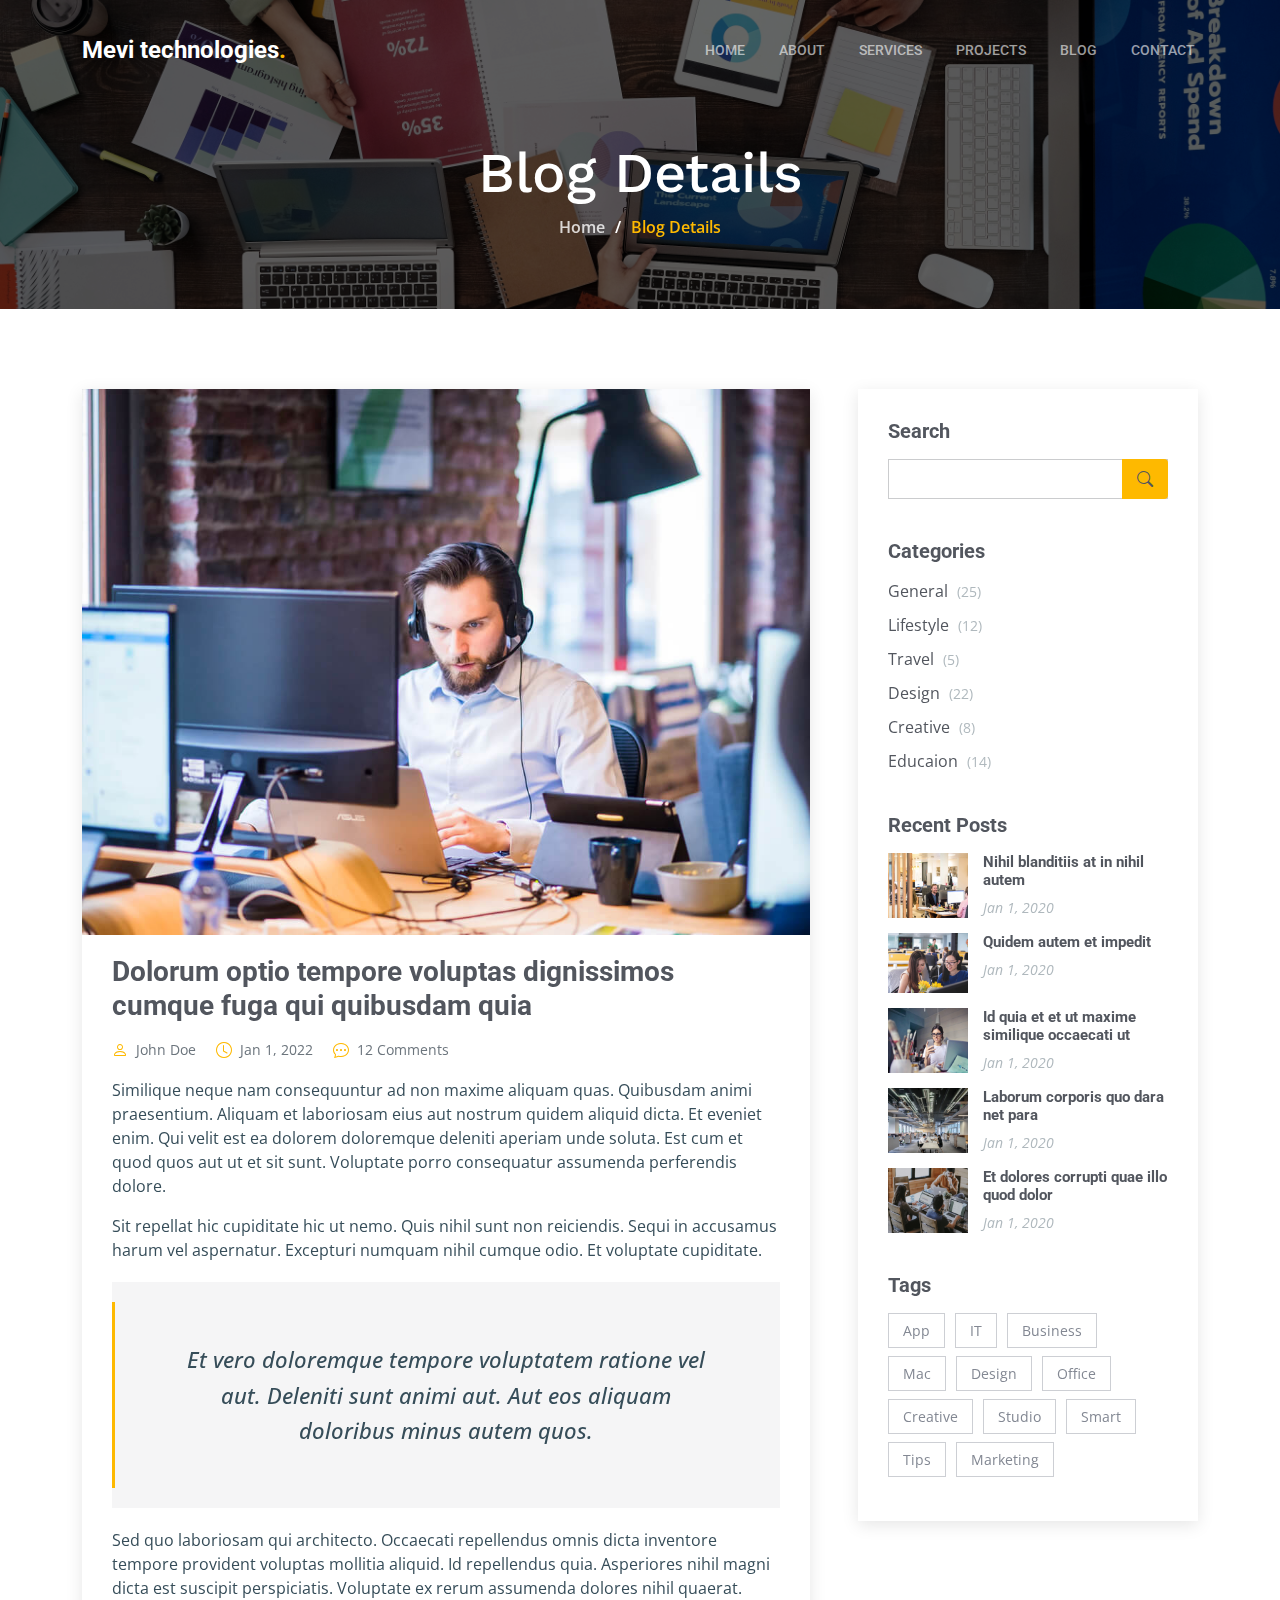
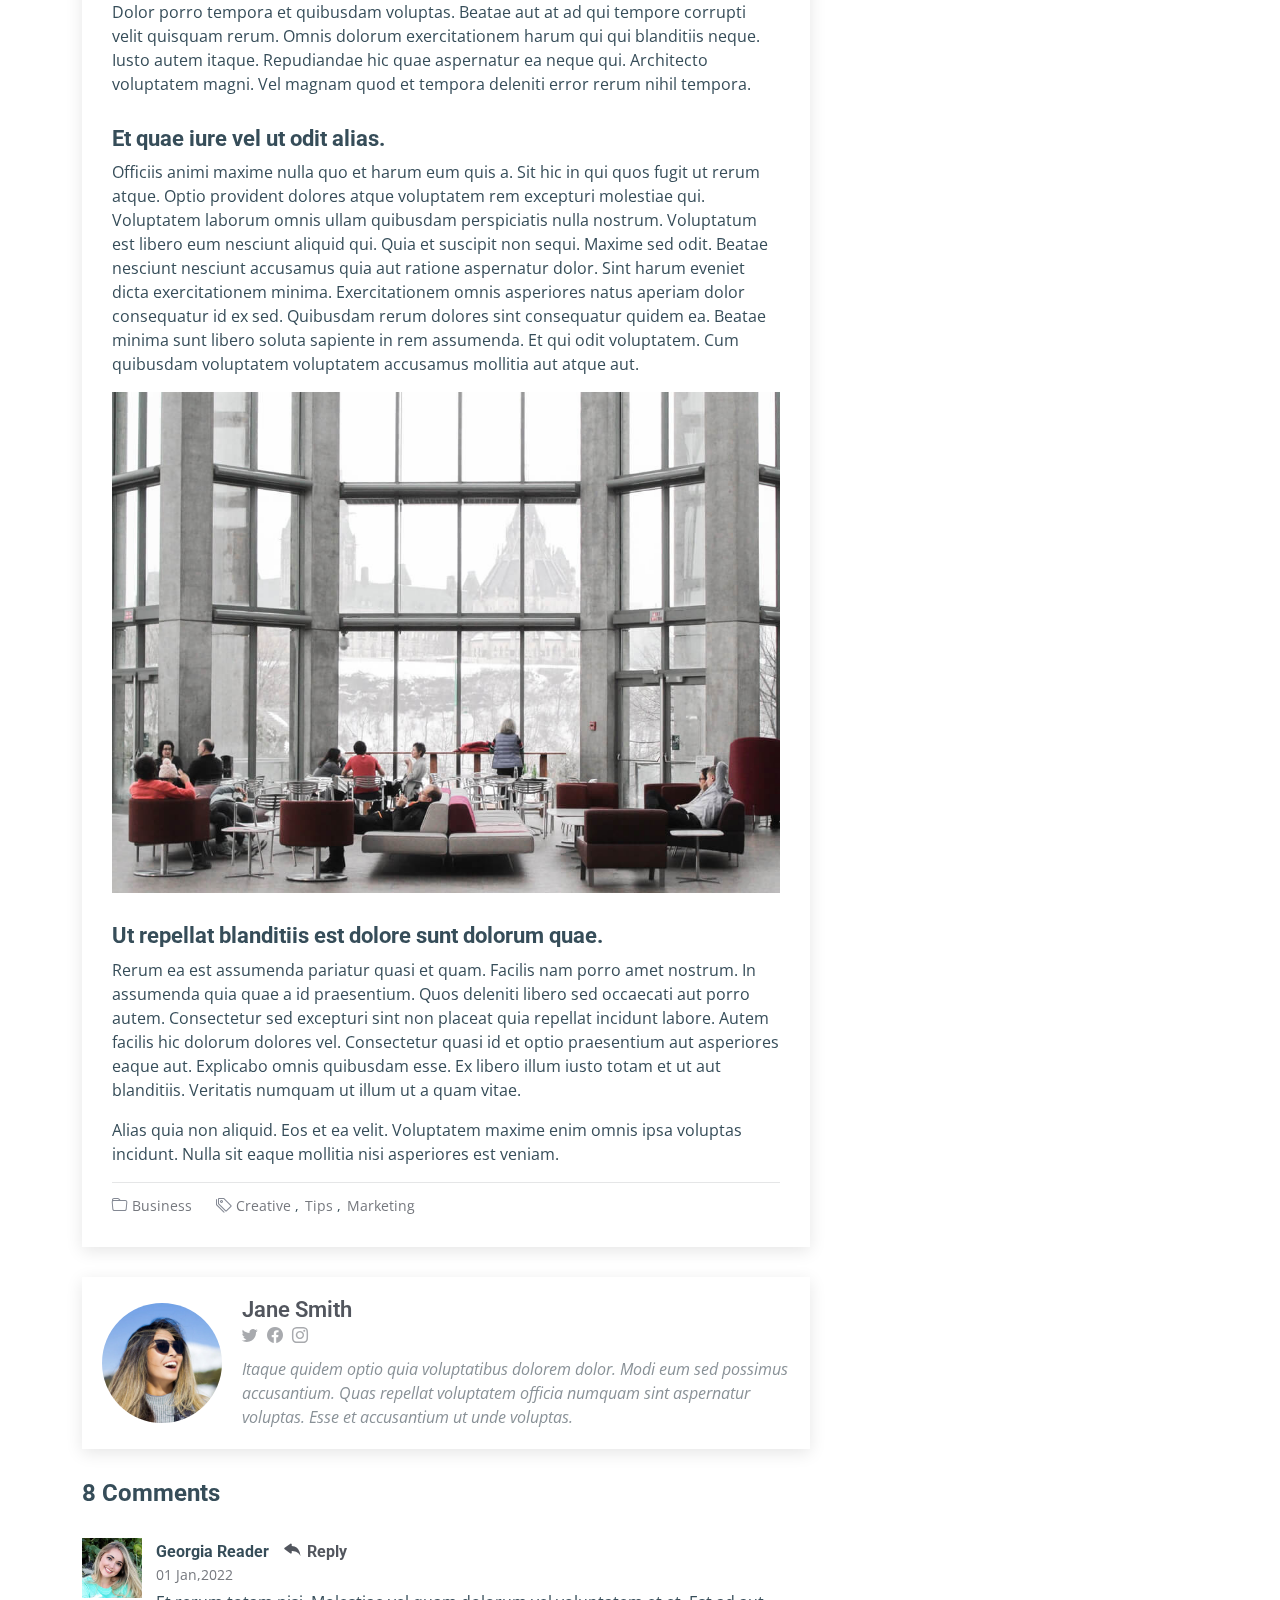
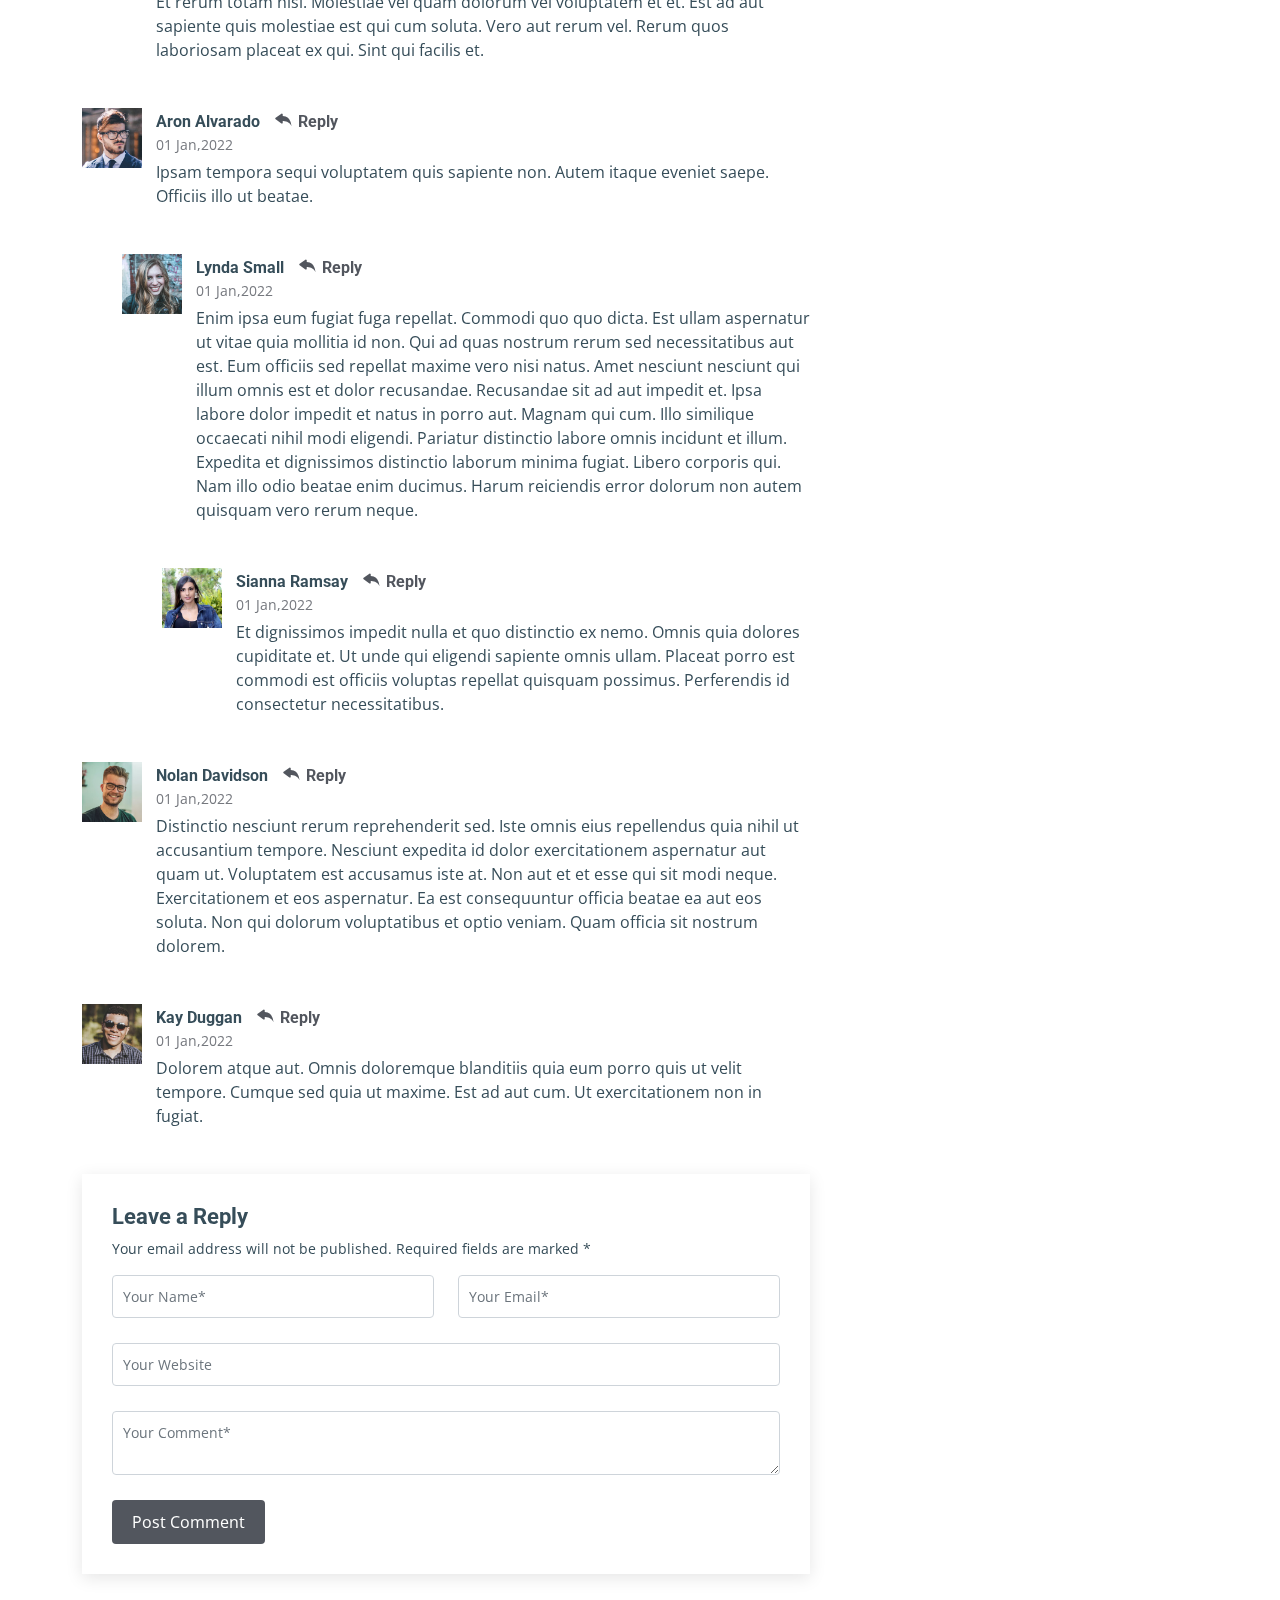
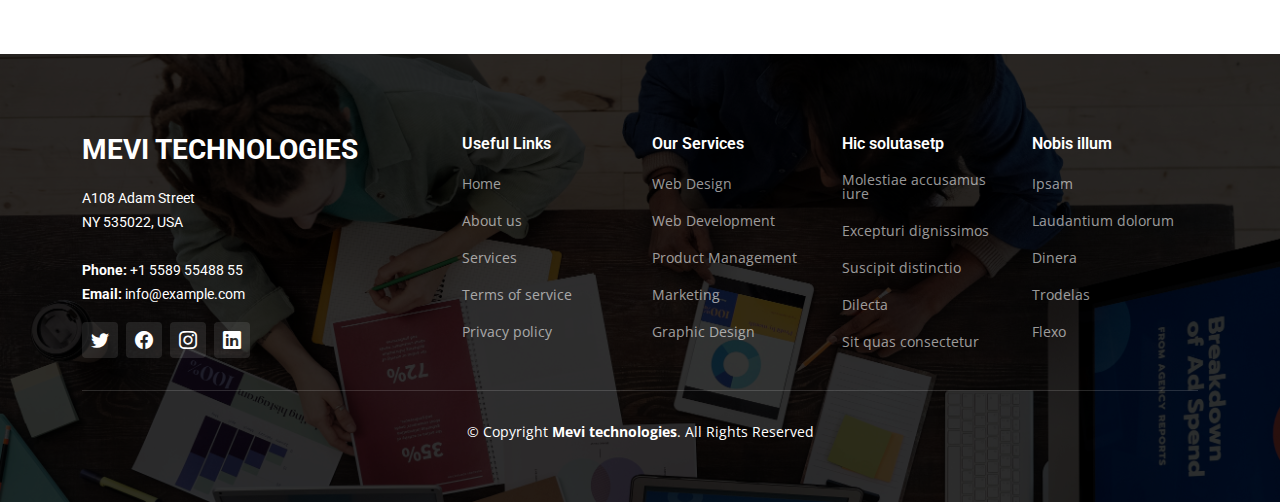
<file: blog-details.html>
<!DOCTYPE html>
<html lang="en">

<head>
  <meta charset="utf-8">
  <meta content="width=device-width, initial-scale=1.0" name="viewport">

  <title>Mevi technologies-Blog details</title>
  <meta content="" name="description">
  <meta content="" name="keywords">

  <!-- Favicons -->
  <link href="assets/img/MeVi2.png" rel="icon">
  <link href="assets/img/apple-touch-icon.png" rel="apple-touch-icon">

  <!-- Google Fonts -->
  <link rel="preconnect" href="https://fonts.googleapis.com">
  <link rel="preconnect" href="https://fonts.gstatic.com" crossorigin>
  <link href="https://fonts.googleapis.com/css2?family=Open+Sans:ital,wght@0,300;0,400;0,500;0,600;0,700;1,300;1,400;1,600;1,700&family=Roboto:ital,wght@0,300;0,400;0,500;0,600;0,700;1,300;1,400;1,500;1,600;1,700&family=Work+Sans:ital,wght@0,300;0,400;0,500;0,600;0,700;1,300;1,400;1,500;1,600;1,700&display=swap" rel="stylesheet">

  <!-- Vendor CSS Files -->
  <link href="assets/vendor/bootstrap/css/bootstrap.min.css" rel="stylesheet">
  <link href="assets/vendor/bootstrap-icons/bootstrap-icons.css" rel="stylesheet">
  <link href="assets/vendor/fontawesome-free/css/all.min.css" rel="stylesheet">
  <link href="assets/vendor/aos/aos.css" rel="stylesheet">
  <link href="assets/vendor/glightbox/css/glightbox.min.css" rel="stylesheet">
  <link href="assets/vendor/swiper/swiper-bundle.min.css" rel="stylesheet">

  <!-- Template Main CSS File -->
  <link href="assets/css/main.css" rel="stylesheet">

  <!-- =======================================================
  * Template Name: UpConstruction - v1.2.0
  * Template URL: https://bootstrapmade.com/upconstruction-bootstrap-construction-website-template/
  * Author: BootstrapMade.com
  * License: https://bootstrapmade.com/license/
  ======================================================== -->
</head>

<body>

  <!-- ======= Header ======= -->
  <header id="header" class="header d-flex align-items-center">
    <div class="container-fluid container-xl d-flex align-items-center justify-content-between">

      <a href="index.html" class="logo d-flex align-items-center">
        <!-- Uncomment the line below if you also wish to use an image logo -->
        <!-- <img src="assets/img/logo.png" alt=""> -->
        <h1>Mevi technologies<span>.</span></h1>
      </a>

      <i class="mobile-nav-toggle mobile-nav-show bi bi-list"></i>
      <i class="mobile-nav-toggle mobile-nav-hide d-none bi bi-x"></i>
      <nav id="navbar" class="navbar">
        <ul>
          <li><a href="index.html">Home</a></li>
          <li><a href="about.html">About</a></li>
          <li><a href="services.html">Services</a></li>
          <li><a href="projects.html">Projects</a></li>
          <li><a href="blog.html">Blog</a></li>
          
          <li><a href="contact.html">Contact</a></li>
        </ul>
      </nav><!-- .navbar -->

    </div>
  </header><!-- End Header -->

  <main id="main">

    <!-- ======= Breadcrumbs ======= -->
    <div class="breadcrumbs d-flex align-items-center" style="background-image: url('assets/img/breadcrumbs-bg.jpg');">
      <div class="container position-relative d-flex flex-column align-items-center" data-aos="fade">

        <h2>Blog Details</h2>
        <ol>
          <li><a href="index.html">Home</a></li>
          <li>Blog Details</li>
        </ol>

      </div>
    </div><!-- End Breadcrumbs -->

    <!-- ======= Blog Details Section ======= -->
    <section id="blog" class="blog">
      <div class="container" data-aos="fade-up" data-aos-delay="100">

        <div class="row g-5">

          <div class="col-lg-8">

            <article class="blog-details">

              <div class="post-img">
                <img src="assets/img/blog/blog-1.jpg" alt="" class="img-fluid">
              </div>

              <h2 class="title">Dolorum optio tempore voluptas dignissimos cumque fuga qui quibusdam quia</h2>

              <div class="meta-top">
                <ul>
                  <li class="d-flex align-items-center"><i class="bi bi-person"></i> <a href="blog-details.html">John Doe</a></li>
                  <li class="d-flex align-items-center"><i class="bi bi-clock"></i> <a href="blog-details.html"><time datetime="2020-01-01">Jan 1, 2022</time></a></li>
                  <li class="d-flex align-items-center"><i class="bi bi-chat-dots"></i> <a href="blog-details.html">12 Comments</a></li>
                </ul>
              </div><!-- End meta top -->

              <div class="content">
                <p>
                  Similique neque nam consequuntur ad non maxime aliquam quas. Quibusdam animi praesentium. Aliquam et laboriosam eius aut nostrum quidem aliquid dicta.
                  Et eveniet enim. Qui velit est ea dolorem doloremque deleniti aperiam unde soluta. Est cum et quod quos aut ut et sit sunt. Voluptate porro consequatur assumenda perferendis dolore.
                </p>

                <p>
                  Sit repellat hic cupiditate hic ut nemo. Quis nihil sunt non reiciendis. Sequi in accusamus harum vel aspernatur. Excepturi numquam nihil cumque odio. Et voluptate cupiditate.
                </p>

                <blockquote>
                  <p>
                    Et vero doloremque tempore voluptatem ratione vel aut. Deleniti sunt animi aut. Aut eos aliquam doloribus minus autem quos.
                  </p>
                </blockquote>

                <p>
                  Sed quo laboriosam qui architecto. Occaecati repellendus omnis dicta inventore tempore provident voluptas mollitia aliquid. Id repellendus quia. Asperiores nihil magni dicta est suscipit perspiciatis. Voluptate ex rerum assumenda dolores nihil quaerat.
                  Dolor porro tempora et quibusdam voluptas. Beatae aut at ad qui tempore corrupti velit quisquam rerum. Omnis dolorum exercitationem harum qui qui blanditiis neque.
                  Iusto autem itaque. Repudiandae hic quae aspernatur ea neque qui. Architecto voluptatem magni. Vel magnam quod et tempora deleniti error rerum nihil tempora.
                </p>

                <h3>Et quae iure vel ut odit alias.</h3>
                <p>
                  Officiis animi maxime nulla quo et harum eum quis a. Sit hic in qui quos fugit ut rerum atque. Optio provident dolores atque voluptatem rem excepturi molestiae qui. Voluptatem laborum omnis ullam quibusdam perspiciatis nulla nostrum. Voluptatum est libero eum nesciunt aliquid qui.
                  Quia et suscipit non sequi. Maxime sed odit. Beatae nesciunt nesciunt accusamus quia aut ratione aspernatur dolor. Sint harum eveniet dicta exercitationem minima. Exercitationem omnis asperiores natus aperiam dolor consequatur id ex sed. Quibusdam rerum dolores sint consequatur quidem ea.
                  Beatae minima sunt libero soluta sapiente in rem assumenda. Et qui odit voluptatem. Cum quibusdam voluptatem voluptatem accusamus mollitia aut atque aut.
                </p>
                <img src="assets/img/blog/blog-inside-post.jpg" class="img-fluid" alt="">

                <h3>Ut repellat blanditiis est dolore sunt dolorum quae.</h3>
                <p>
                  Rerum ea est assumenda pariatur quasi et quam. Facilis nam porro amet nostrum. In assumenda quia quae a id praesentium. Quos deleniti libero sed occaecati aut porro autem. Consectetur sed excepturi sint non placeat quia repellat incidunt labore. Autem facilis hic dolorum dolores vel.
                  Consectetur quasi id et optio praesentium aut asperiores eaque aut. Explicabo omnis quibusdam esse. Ex libero illum iusto totam et ut aut blanditiis. Veritatis numquam ut illum ut a quam vitae.
                </p>
                <p>
                  Alias quia non aliquid. Eos et ea velit. Voluptatem maxime enim omnis ipsa voluptas incidunt. Nulla sit eaque mollitia nisi asperiores est veniam.
                </p>

              </div><!-- End post content -->

              <div class="meta-bottom">
                <i class="bi bi-folder"></i>
                <ul class="cats">
                  <li><a href="#">Business</a></li>
                </ul>

                <i class="bi bi-tags"></i>
                <ul class="tags">
                  <li><a href="#">Creative</a></li>
                  <li><a href="#">Tips</a></li>
                  <li><a href="#">Marketing</a></li>
                </ul>
              </div><!-- End meta bottom -->

            </article><!-- End blog post -->

            <div class="post-author d-flex align-items-center">
              <img src="assets/img/blog/blog-author.jpg" class="rounded-circle flex-shrink-0" alt="">
              <div>
                <h4>Jane Smith</h4>
                <div class="social-links">
                  <a href="https://twitters.com/#"><i class="bi bi-twitter"></i></a>
                  <a href="https://facebook.com/#"><i class="bi bi-facebook"></i></a>
                  <a href="https://instagram.com/#"><i class="biu bi-instagram"></i></a>
                </div>
                <p>
                  Itaque quidem optio quia voluptatibus dolorem dolor. Modi eum sed possimus accusantium. Quas repellat voluptatem officia numquam sint aspernatur voluptas. Esse et accusantium ut unde voluptas.
                </p>
              </div>
            </div><!-- End post author -->

            <div class="comments">

              <h4 class="comments-count">8 Comments</h4>

              <div id="comment-1" class="comment">
                <div class="d-flex">
                  <div class="comment-img"><img src="assets/img/blog/comments-1.jpg" alt=""></div>
                  <div>
                    <h5><a href="">Georgia Reader</a> <a href="#" class="reply"><i class="bi bi-reply-fill"></i> Reply</a></h5>
                    <time datetime="2020-01-01">01 Jan,2022</time>
                    <p>
                      Et rerum totam nisi. Molestiae vel quam dolorum vel voluptatem et et. Est ad aut sapiente quis molestiae est qui cum soluta.
                      Vero aut rerum vel. Rerum quos laboriosam placeat ex qui. Sint qui facilis et.
                    </p>
                  </div>
                </div>
              </div><!-- End comment #1 -->

              <div id="comment-2" class="comment">
                <div class="d-flex">
                  <div class="comment-img"><img src="assets/img/blog/comments-2.jpg" alt=""></div>
                  <div>
                    <h5><a href="">Aron Alvarado</a> <a href="#" class="reply"><i class="bi bi-reply-fill"></i> Reply</a></h5>
                    <time datetime="2020-01-01">01 Jan,2022</time>
                    <p>
                      Ipsam tempora sequi voluptatem quis sapiente non. Autem itaque eveniet saepe. Officiis illo ut beatae.
                    </p>
                  </div>
                </div>

                <div id="comment-reply-1" class="comment comment-reply">
                  <div class="d-flex">
                    <div class="comment-img"><img src="assets/img/blog/comments-3.jpg" alt=""></div>
                    <div>
                      <h5><a href="">Lynda Small</a> <a href="#" class="reply"><i class="bi bi-reply-fill"></i> Reply</a></h5>
                      <time datetime="2020-01-01">01 Jan,2022</time>
                      <p>
                        Enim ipsa eum fugiat fuga repellat. Commodi quo quo dicta. Est ullam aspernatur ut vitae quia mollitia id non. Qui ad quas nostrum rerum sed necessitatibus aut est. Eum officiis sed repellat maxime vero nisi natus. Amet nesciunt nesciunt qui illum omnis est et dolor recusandae.

                        Recusandae sit ad aut impedit et. Ipsa labore dolor impedit et natus in porro aut. Magnam qui cum. Illo similique occaecati nihil modi eligendi. Pariatur distinctio labore omnis incidunt et illum. Expedita et dignissimos distinctio laborum minima fugiat.

                        Libero corporis qui. Nam illo odio beatae enim ducimus. Harum reiciendis error dolorum non autem quisquam vero rerum neque.
                      </p>
                    </div>
                  </div>

                  <div id="comment-reply-2" class="comment comment-reply">
                    <div class="d-flex">
                      <div class="comment-img"><img src="assets/img/blog/comments-4.jpg" alt=""></div>
                      <div>
                        <h5><a href="">Sianna Ramsay</a> <a href="#" class="reply"><i class="bi bi-reply-fill"></i> Reply</a></h5>
                        <time datetime="2020-01-01">01 Jan,2022</time>
                        <p>
                          Et dignissimos impedit nulla et quo distinctio ex nemo. Omnis quia dolores cupiditate et. Ut unde qui eligendi sapiente omnis ullam. Placeat porro est commodi est officiis voluptas repellat quisquam possimus. Perferendis id consectetur necessitatibus.
                        </p>
                      </div>
                    </div>

                  </div><!-- End comment reply #2-->

                </div><!-- End comment reply #1-->

              </div><!-- End comment #2-->

              <div id="comment-3" class="comment">
                <div class="d-flex">
                  <div class="comment-img"><img src="assets/img/blog/comments-5.jpg" alt=""></div>
                  <div>
                    <h5><a href="">Nolan Davidson</a> <a href="#" class="reply"><i class="bi bi-reply-fill"></i> Reply</a></h5>
                    <time datetime="2020-01-01">01 Jan,2022</time>
                    <p>
                      Distinctio nesciunt rerum reprehenderit sed. Iste omnis eius repellendus quia nihil ut accusantium tempore. Nesciunt expedita id dolor exercitationem aspernatur aut quam ut. Voluptatem est accusamus iste at.
                      Non aut et et esse qui sit modi neque. Exercitationem et eos aspernatur. Ea est consequuntur officia beatae ea aut eos soluta. Non qui dolorum voluptatibus et optio veniam. Quam officia sit nostrum dolorem.
                    </p>
                  </div>
                </div>

              </div><!-- End comment #3 -->

              <div id="comment-4" class="comment">
                <div class="d-flex">
                  <div class="comment-img"><img src="assets/img/blog/comments-6.jpg" alt=""></div>
                  <div>
                    <h5><a href="">Kay Duggan</a> <a href="#" class="reply"><i class="bi bi-reply-fill"></i> Reply</a></h5>
                    <time datetime="2020-01-01">01 Jan,2022</time>
                    <p>
                      Dolorem atque aut. Omnis doloremque blanditiis quia eum porro quis ut velit tempore. Cumque sed quia ut maxime. Est ad aut cum. Ut exercitationem non in fugiat.
                    </p>
                  </div>
                </div>

              </div><!-- End comment #4 -->

              <div class="reply-form">

                <h4>Leave a Reply</h4>
                <p>Your email address will not be published. Required fields are marked * </p>
                <form action="">
                  <div class="row">
                    <div class="col-md-6 form-group">
                      <input name="name" type="text" class="form-control" placeholder="Your Name*">
                    </div>
                    <div class="col-md-6 form-group">
                      <input name="email" type="text" class="form-control" placeholder="Your Email*">
                    </div>
                  </div>
                  <div class="row">
                    <div class="col form-group">
                      <input name="website" type="text" class="form-control" placeholder="Your Website">
                    </div>
                  </div>
                  <div class="row">
                    <div class="col form-group">
                      <textarea name="comment" class="form-control" placeholder="Your Comment*"></textarea>
                    </div>
                  </div>
                  <button type="submit" class="btn btn-primary">Post Comment</button>

                </form>

              </div>

            </div><!-- End blog comments -->

          </div>

          <div class="col-lg-4">

            <div class="sidebar">

              <div class="sidebar-item search-form">
                <h3 class="sidebar-title">Search</h3>
                <form action="" class="mt-3">
                  <input type="text">
                  <button type="submit"><i class="bi bi-search"></i></button>
                </form>
              </div><!-- End sidebar search formn-->

              <div class="sidebar-item categories">
                <h3 class="sidebar-title">Categories</h3>
                <ul class="mt-3">
                  <li><a href="#">General <span>(25)</span></a></li>
                  <li><a href="#">Lifestyle <span>(12)</span></a></li>
                  <li><a href="#">Travel <span>(5)</span></a></li>
                  <li><a href="#">Design <span>(22)</span></a></li>
                  <li><a href="#">Creative <span>(8)</span></a></li>
                  <li><a href="#">Educaion <span>(14)</span></a></li>
                </ul>
              </div><!-- End sidebar categories-->

              <div class="sidebar-item recent-posts">
                <h3 class="sidebar-title">Recent Posts</h3>

                <div class="mt-3">

                  <div class="post-item mt-3">
                    <img src="assets/img/blog/blog-recent-1.jpg" alt="">
                    <div>
                      <h4><a href="blog-details.html">Nihil blanditiis at in nihil autem</a></h4>
                      <time datetime="2020-01-01">Jan 1, 2020</time>
                    </div>
                  </div><!-- End recent post item-->

                  <div class="post-item">
                    <img src="assets/img/blog/blog-recent-2.jpg" alt="">
                    <div>
                      <h4><a href="blog-details.html">Quidem autem et impedit</a></h4>
                      <time datetime="2020-01-01">Jan 1, 2020</time>
                    </div>
                  </div><!-- End recent post item-->

                  <div class="post-item">
                    <img src="assets/img/blog/blog-recent-3.jpg" alt="">
                    <div>
                      <h4><a href="blog-details.html">Id quia et et ut maxime similique occaecati ut</a></h4>
                      <time datetime="2020-01-01">Jan 1, 2020</time>
                    </div>
                  </div><!-- End recent post item-->

                  <div class="post-item">
                    <img src="assets/img/blog/blog-recent-4.jpg" alt="">
                    <div>
                      <h4><a href="blog-details.html">Laborum corporis quo dara net para</a></h4>
                      <time datetime="2020-01-01">Jan 1, 2020</time>
                    </div>
                  </div><!-- End recent post item-->

                  <div class="post-item">
                    <img src="assets/img/blog/blog-recent-5.jpg" alt="">
                    <div>
                      <h4><a href="blog-details.html">Et dolores corrupti quae illo quod dolor</a></h4>
                      <time datetime="2020-01-01">Jan 1, 2020</time>
                    </div>
                  </div><!-- End recent post item-->

                </div>

              </div><!-- End sidebar recent posts-->

              <div class="sidebar-item tags">
                <h3 class="sidebar-title">Tags</h3>
                <ul class="mt-3">
                  <li><a href="#">App</a></li>
                  <li><a href="#">IT</a></li>
                  <li><a href="#">Business</a></li>
                  <li><a href="#">Mac</a></li>
                  <li><a href="#">Design</a></li>
                  <li><a href="#">Office</a></li>
                  <li><a href="#">Creative</a></li>
                  <li><a href="#">Studio</a></li>
                  <li><a href="#">Smart</a></li>
                  <li><a href="#">Tips</a></li>
                  <li><a href="#">Marketing</a></li>
                </ul>
              </div><!-- End sidebar tags-->

            </div><!-- End Blog Sidebar -->

          </div>
        </div>

      </div>
    </section><!-- End Blog Details Section -->

  </main><!-- End #main -->

  <!-- ======= Footer ======= -->
  <footer id="footer" class="footer">

    <div class="footer-content position-relative">
      <div class="container">
        <div class="row">

          <div class="col-lg-4 col-md-6">
            <div class="footer-info">
              <h3>Mevi technologies</h3>
              <p>
                A108 Adam Street <br>
                NY 535022, USA<br><br>
                <strong>Phone:</strong> +1 5589 55488 55<br>
                <strong>Email:</strong> info@example.com<br>
              </p>
              <div class="social-links d-flex mt-3">
                <a href="#" class="d-flex align-items-center justify-content-center"><i class="bi bi-twitter"></i></a>
                <a href="#" class="d-flex align-items-center justify-content-center"><i class="bi bi-facebook"></i></a>
                <a href="#" class="d-flex align-items-center justify-content-center"><i class="bi bi-instagram"></i></a>
                <a href="#" class="d-flex align-items-center justify-content-center"><i class="bi bi-linkedin"></i></a>
              </div>
            </div>
          </div><!-- End footer info column-->

          <div class="col-lg-2 col-md-3 footer-links">
            <h4>Useful Links</h4>
            <ul>
              <li><a href="#">Home</a></li>
              <li><a href="#">About us</a></li>
              <li><a href="#">Services</a></li>
              <li><a href="#">Terms of service</a></li>
              <li><a href="#">Privacy policy</a></li>
            </ul>
          </div><!-- End footer links column-->

          <div class="col-lg-2 col-md-3 footer-links">
            <h4>Our Services</h4>
            <ul>
              <li><a href="#">Web Design</a></li>
              <li><a href="#">Web Development</a></li>
              <li><a href="#">Product Management</a></li>
              <li><a href="#">Marketing</a></li>
              <li><a href="#">Graphic Design</a></li>
            </ul>
          </div><!-- End footer links column-->

          <div class="col-lg-2 col-md-3 footer-links">
            <h4>Hic solutasetp</h4>
            <ul>
              <li><a href="#">Molestiae accusamus iure</a></li>
              <li><a href="#">Excepturi dignissimos</a></li>
              <li><a href="#">Suscipit distinctio</a></li>
              <li><a href="#">Dilecta</a></li>
              <li><a href="#">Sit quas consectetur</a></li>
            </ul>
          </div><!-- End footer links column-->

          <div class="col-lg-2 col-md-3 footer-links">
            <h4>Nobis illum</h4>
            <ul>
              <li><a href="#">Ipsam</a></li>
              <li><a href="#">Laudantium dolorum</a></li>
              <li><a href="#">Dinera</a></li>
              <li><a href="#">Trodelas</a></li>
              <li><a href="#">Flexo</a></li>
            </ul>
          </div><!-- End footer links column-->

        </div>
      </div>
    </div>

    <div class="footer-legal text-center position-relative">
      <div class="container">
        <div class="copyright">
          &copy; Copyright <strong><span>Mevi technologies</span></strong>. All Rights Reserved
        </div>
       
      </div>
    </div>

  </footer>
  <!-- End Footer -->

  <a href="#" class="scroll-top d-flex align-items-center justify-content-center"><i class="bi bi-arrow-up-short"></i></a>

  <div id="preloader"></div>

  <!-- Vendor JS Files -->
  <script src="assets/vendor/bootstrap/js/bootstrap.bundle.min.js"></script>
  <script src="assets/vendor/aos/aos.js"></script>
  <script src="assets/vendor/glightbox/js/glightbox.min.js"></script>
  <script src="assets/vendor/isotope-layout/isotope.pkgd.min.js"></script>
  <script src="assets/vendor/swiper/swiper-bundle.min.js"></script>
  <script src="assets/vendor/purecounter/purecounter_vanilla.js"></script>
  <script src="assets/vendor/php-email-form/validate.js"></script>

  <!-- Template Main JS File -->
  <script src="assets/js/main.js"></script>

</body>

</html>
</file>
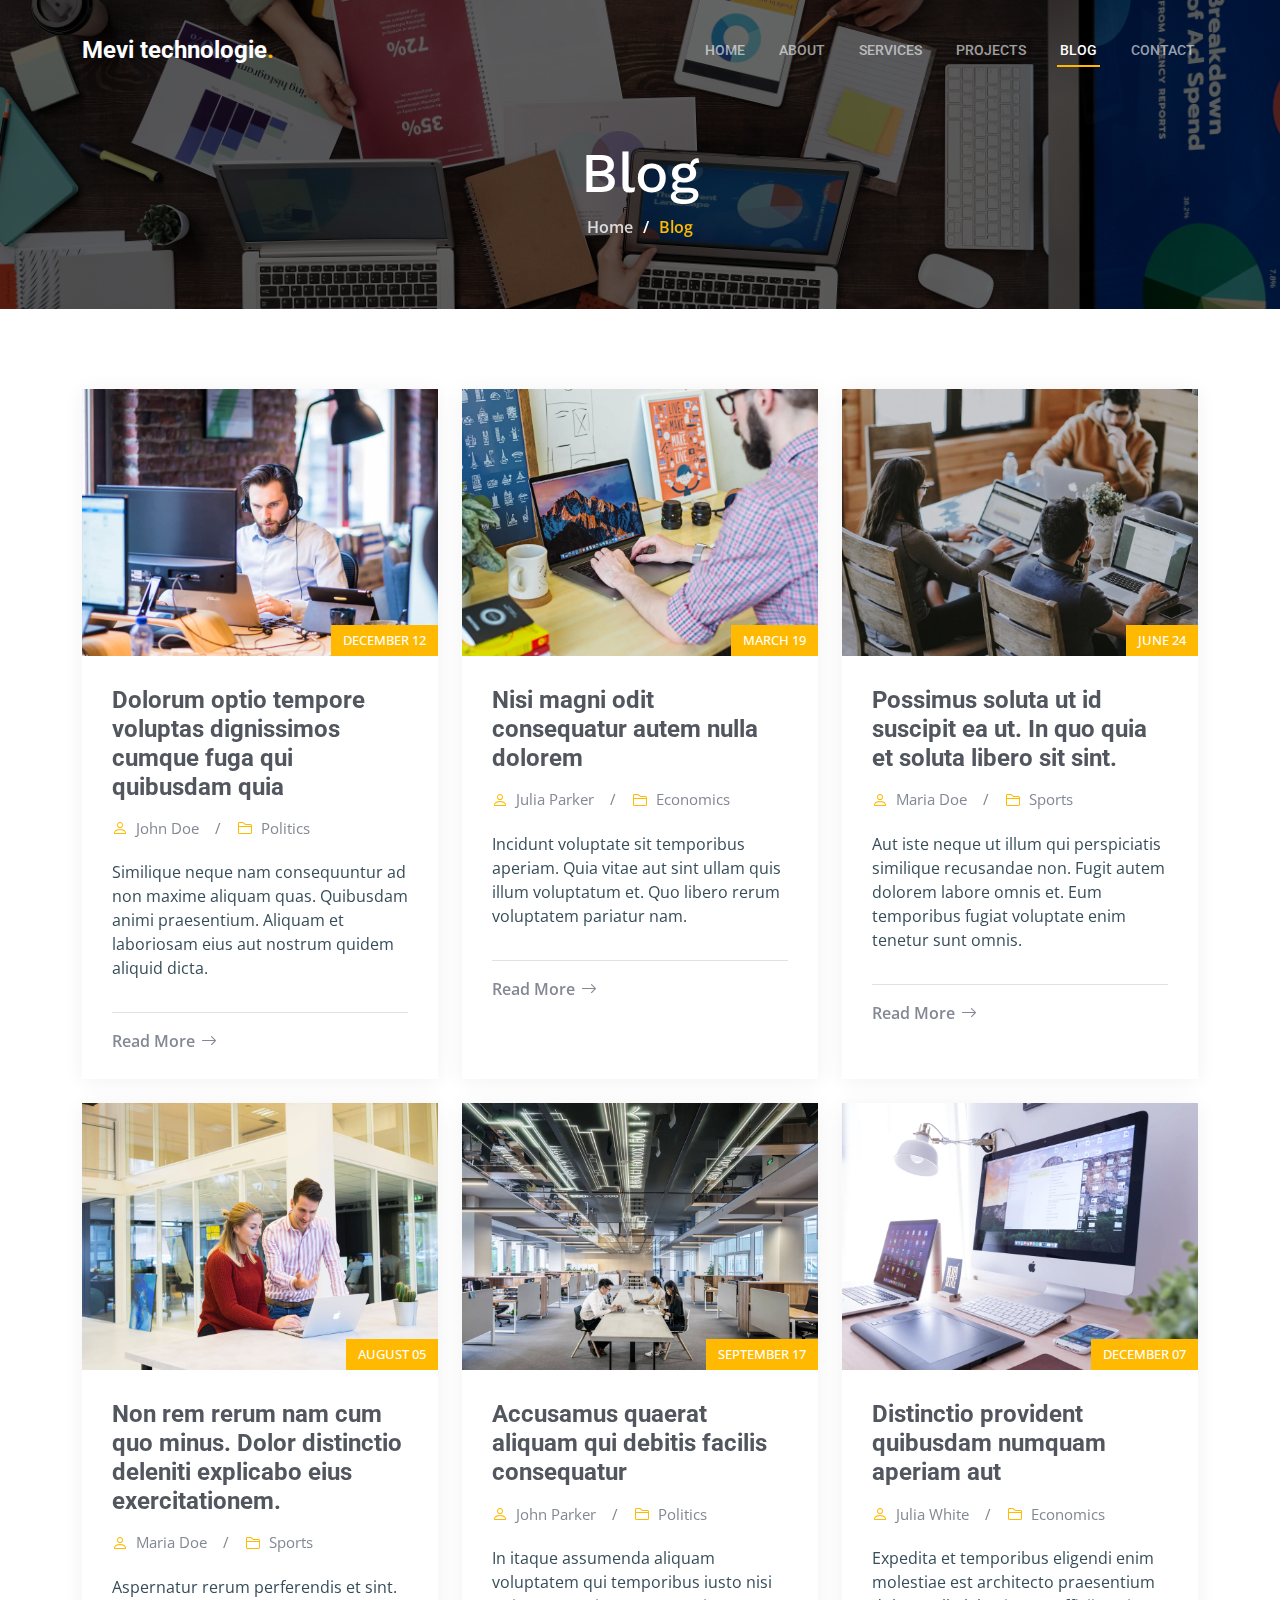
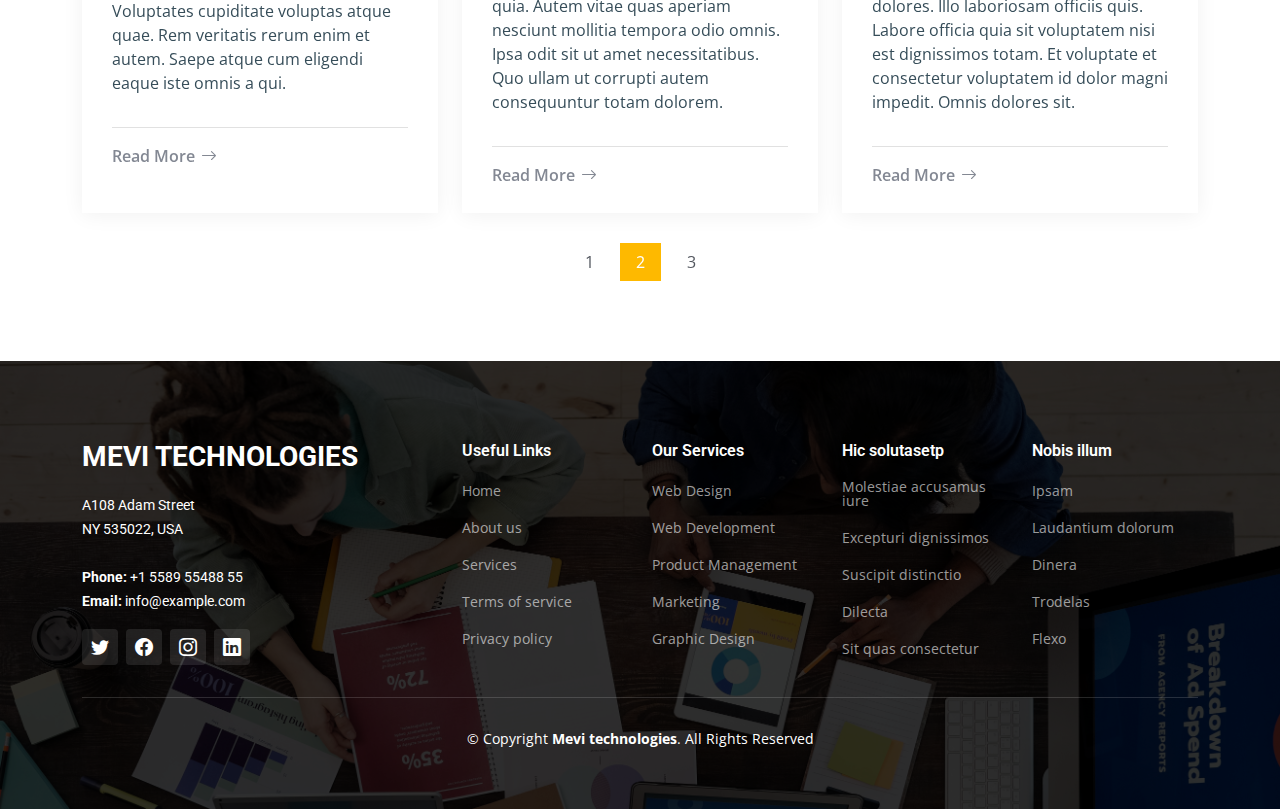
<file: blog.html>
<!DOCTYPE html>
<html lang="en">

<head>
  <meta charset="utf-8">
  <meta content="width=device-width, initial-scale=1.0" name="viewport">

  <title>Mevi technologies</title>
  <meta content="" name="description">
  <meta content="" name="keywords">

  <!-- Favicons -->
  <link href="assets/img/MeVi2.png" rel="icon">
  <link href="assets/img/apple-touch-icon.png" rel="apple-touch-icon">

  <!-- Google Fonts -->
  <link rel="preconnect" href="https://fonts.googleapis.com">
  <link rel="preconnect" href="https://fonts.gstatic.com" crossorigin>
  <link href="https://fonts.googleapis.com/css2?family=Open+Sans:ital,wght@0,300;0,400;0,500;0,600;0,700;1,300;1,400;1,600;1,700&family=Roboto:ital,wght@0,300;0,400;0,500;0,600;0,700;1,300;1,400;1,500;1,600;1,700&family=Work+Sans:ital,wght@0,300;0,400;0,500;0,600;0,700;1,300;1,400;1,500;1,600;1,700&display=swap" rel="stylesheet">

  <!-- Vendor CSS Files -->
  <link href="assets/vendor/bootstrap/css/bootstrap.min.css" rel="stylesheet">
  <link href="assets/vendor/bootstrap-icons/bootstrap-icons.css" rel="stylesheet">
  <link href="assets/vendor/fontawesome-free/css/all.min.css" rel="stylesheet">
  <link href="assets/vendor/aos/aos.css" rel="stylesheet">
  <link href="assets/vendor/glightbox/css/glightbox.min.css" rel="stylesheet">
  <link href="assets/vendor/swiper/swiper-bundle.min.css" rel="stylesheet">

  <!-- Template Main CSS File -->
  <link href="assets/css/main.css" rel="stylesheet">

  <!-- =======================================================
  * Template Name: UpConstruction - v1.2.0
  * Template URL: https://bootstrapmade.com/upconstruction-bootstrap-construction-website-template/
  * Author: BootstrapMade.com
  * License: https://bootstrapmade.com/license/
  ======================================================== -->
</head>

<body>

  <!-- ======= Header ======= -->
  <header id="header" class="header d-flex align-items-center">
    <div class="container-fluid container-xl d-flex align-items-center justify-content-between">

      <a href="index.html" class="logo d-flex align-items-center">
        <!-- Uncomment the line below if you also wish to use an image logo -->
        <!-- <img src="assets/img/logo.png" alt=""> -->
        <h1>Mevi technologie<span>.</span></h1>
      </a>

      <i class="mobile-nav-toggle mobile-nav-show bi bi-list"></i>
      <i class="mobile-nav-toggle mobile-nav-hide d-none bi bi-x"></i>
      <nav id="navbar" class="navbar">
        <ul>
          <li><a href="index.html">Home</a></li>
          <li><a href="about.html">About</a></li>
          <li><a href="services.html">Services</a></li>
          <li><a href="projects.html">Projects</a></li>
          <li><a href="blog.html" class="active">Blog</a></li>
          
          <li><a href="contact.html">Contact</a></li>
        </ul>
      </nav><!-- .navbar -->

    </div>
  </header><!-- End Header -->

  <main id="main">

    <!-- ======= Breadcrumbs ======= -->
    <div class="breadcrumbs d-flex align-items-center" style="background-image: url('assets/img/breadcrumbs-bg.jpg');">
      <div class="container position-relative d-flex flex-column align-items-center" data-aos="fade">

        <h2>Blog</h2>
        <ol>
          <li><a href="index.html">Home</a></li>
          <li>Blog</li>
        </ol>

      </div>
    </div><!-- End Breadcrumbs -->

    <!-- ======= Blog Section ======= -->
    <section id="blog" class="blog">
      <div class="container" data-aos="fade-up" data-aos-delay="100">

        <div class="row gy-4 posts-list">

          <div class="col-xl-4 col-md-6">
            <div class="post-item position-relative h-100">

              <div class="post-img position-relative overflow-hidden">
                <img src="assets/img/blog/blog-1.jpg" class="img-fluid" alt="">
                <span class="post-date">December 12</span>
              </div>

              <div class="post-content d-flex flex-column">

                <h3 class="post-title">Dolorum optio tempore voluptas dignissimos cumque fuga qui quibusdam quia</h3>

                <div class="meta d-flex align-items-center">
                  <div class="d-flex align-items-center">
                    <i class="bi bi-person"></i> <span class="ps-2">John Doe</span>
                  </div>
                  <span class="px-3 text-black-50">/</span>
                  <div class="d-flex align-items-center">
                    <i class="bi bi-folder2"></i> <span class="ps-2">Politics</span>
                  </div>
                </div>

                <p>
                  Similique neque nam consequuntur ad non maxime aliquam quas. Quibusdam animi praesentium. Aliquam et laboriosam eius aut nostrum quidem aliquid dicta.
                </p>

                <hr>

                <a href="blog-details.html" class="readmore stretched-link"><span>Read More</span><i class="bi bi-arrow-right"></i></a>

              </div>

            </div>
          </div><!-- End post list item -->

          <div class="col-xl-4 col-md-6">
            <div class="post-item position-relative h-100">

              <div class="post-img position-relative overflow-hidden">
                <img src="assets/img/blog/blog-2.jpg" class="img-fluid" alt="">
                <span class="post-date">March 19</span>
              </div>

              <div class="post-content d-flex flex-column">

                <h3 class="post-title">Nisi magni odit consequatur autem nulla dolorem</h3>

                <div class="meta d-flex align-items-center">
                  <div class="d-flex align-items-center">
                    <i class="bi bi-person"></i> <span class="ps-2">Julia Parker</span>
                  </div>
                  <span class="px-3 text-black-50">/</span>
                  <div class="d-flex align-items-center">
                    <i class="bi bi-folder2"></i> <span class="ps-2">Economics</span>
                  </div>
                </div>

                <p>
                  Incidunt voluptate sit temporibus aperiam. Quia vitae aut sint ullam quis illum voluptatum et. Quo libero rerum voluptatem pariatur nam.
                </p>

                <hr>

                <a href="blog-details.html" class="readmore stretched-link"><span>Read More</span><i class="bi bi-arrow-right"></i></a>

              </div>

            </div>
          </div><!-- End post list item -->

          <div class="col-xl-4 col-md-6">
            <div class="post-item position-relative h-100">

              <div class="post-img position-relative overflow-hidden">
                <img src="assets/img/blog/blog-3.jpg" class="img-fluid" alt="">
                <span class="post-date">June 24</span>
              </div>

              <div class="post-content d-flex flex-column">

                <h3 class="post-title">Possimus soluta ut id suscipit ea ut. In quo quia et soluta libero sit sint.</h3>

                <div class="meta d-flex align-items-center">
                  <div class="d-flex align-items-center">
                    <i class="bi bi-person"></i> <span class="ps-2">Maria Doe</span>
                  </div>
                  <span class="px-3 text-black-50">/</span>
                  <div class="d-flex align-items-center">
                    <i class="bi bi-folder2"></i> <span class="ps-2">Sports</span>
                  </div>
                </div>

                <p>
                  Aut iste neque ut illum qui perspiciatis similique recusandae non. Fugit autem dolorem labore omnis et. Eum temporibus fugiat voluptate enim tenetur sunt omnis.
                </p>

                <hr>

                <a href="blog-details.html" class="readmore stretched-link"><span>Read More</span><i class="bi bi-arrow-right"></i></a>

              </div>

            </div>
          </div><!-- End post list item -->

          <div class="col-xl-4 col-md-6">
            <div class="post-item position-relative h-100">

              <div class="post-img position-relative overflow-hidden">
                <img src="assets/img/blog/blog-4.jpg" class="img-fluid" alt="">
                <span class="post-date">August 05</span>
              </div>

              <div class="post-content d-flex flex-column">

                <h3 class="post-title">Non rem rerum nam cum quo minus. Dolor distinctio deleniti explicabo eius exercitationem.</h3>

                <div class="meta d-flex align-items-center">
                  <div class="d-flex align-items-center">
                    <i class="bi bi-person"></i> <span class="ps-2">Maria Doe</span>
                  </div>
                  <span class="px-3 text-black-50">/</span>
                  <div class="d-flex align-items-center">
                    <i class="bi bi-folder2"></i> <span class="ps-2">Sports</span>
                  </div>
                </div>

                <p>
                  Aspernatur rerum perferendis et sint. Voluptates cupiditate voluptas atque quae. Rem veritatis rerum enim et autem. Saepe atque cum eligendi eaque iste omnis a qui.
                </p>

                <hr>

                <a href="blog-details.html" class="readmore stretched-link"><span>Read More</span><i class="bi bi-arrow-right"></i></a>

              </div>

            </div>
          </div><!-- End post list item -->

          <div class="col-xl-4 col-md-6">
            <div class="post-item position-relative h-100">

              <div class="post-img position-relative overflow-hidden">
                <img src="assets/img/blog/blog-5.jpg" class="img-fluid" alt="">
                <span class="post-date">September 17</span>
              </div>

              <div class="post-content d-flex flex-column">

                <h3 class="post-title">Accusamus quaerat aliquam qui debitis facilis consequatur</h3>

                <div class="meta d-flex align-items-center">
                  <div class="d-flex align-items-center">
                    <i class="bi bi-person"></i> <span class="ps-2">John Parker</span>
                  </div>
                  <span class="px-3 text-black-50">/</span>
                  <div class="d-flex align-items-center">
                    <i class="bi bi-folder2"></i> <span class="ps-2">Politics</span>
                  </div>
                </div>

                <p>
                  In itaque assumenda aliquam voluptatem qui temporibus iusto nisi quia. Autem vitae quas aperiam nesciunt mollitia tempora odio omnis. Ipsa odit sit ut amet necessitatibus. Quo ullam ut corrupti autem consequuntur totam dolorem.
                </p>

                <hr>

                <a href="blog-details.html" class="readmore stretched-link"><span>Read More</span><i class="bi bi-arrow-right"></i></a>

              </div>

            </div>
          </div><!-- End post list item -->

          <div class="col-xl-4 col-md-6">
            <div class="post-item position-relative h-100">

              <div class="post-img position-relative overflow-hidden">
                <img src="assets/img/blog/blog-6.jpg" class="img-fluid" alt="">
                <span class="post-date">December 07</span>
              </div>

              <div class="post-content d-flex flex-column">

                <h3 class="post-title">Distinctio provident quibusdam numquam aperiam aut</h3>

                <div class="meta d-flex align-items-center">
                  <div class="d-flex align-items-center">
                    <i class="bi bi-person"></i> <span class="ps-2">Julia White</span>
                  </div>
                  <span class="px-3 text-black-50">/</span>
                  <div class="d-flex align-items-center">
                    <i class="bi bi-folder2"></i> <span class="ps-2">Economics</span>
                  </div>
                </div>

                <p>
                  Expedita et temporibus eligendi enim molestiae est architecto praesentium dolores. Illo laboriosam officiis quis. Labore officia quia sit voluptatem nisi est dignissimos totam. Et voluptate et consectetur voluptatem id dolor magni impedit. Omnis dolores sit.
                </p>

                <hr>

                <a href="blog-details.html" class="readmore stretched-link"><span>Read More</span><i class="bi bi-arrow-right"></i></a>

              </div>

            </div>
          </div><!-- End post list item -->

        </div><!-- End blog posts list -->

        <div class="blog-pagination">
          <ul class="justify-content-center">
            <li><a href="#">1</a></li>
            <li class="active"><a href="#">2</a></li>
            <li><a href="#">3</a></li>
          </ul>
        </div><!-- End blog pagination -->

      </div>
    </section><!-- End Blog Section -->

  </main><!-- End #main -->

  <!-- ======= Footer ======= -->
  <footer id="footer" class="footer">

    <div class="footer-content position-relative">
      <div class="container">
        <div class="row">

          <div class="col-lg-4 col-md-6">
            <div class="footer-info">
              <h3>Mevi technologies</h3>
              <p>
                A108 Adam Street <br>
                NY 535022, USA<br><br>
                <strong>Phone:</strong> +1 5589 55488 55<br>
                <strong>Email:</strong> info@example.com<br>
              </p>
              <div class="social-links d-flex mt-3">
                <a href="#" class="d-flex align-items-center justify-content-center"><i class="bi bi-twitter"></i></a>
                <a href="#" class="d-flex align-items-center justify-content-center"><i class="bi bi-facebook"></i></a>
                <a href="#" class="d-flex align-items-center justify-content-center"><i class="bi bi-instagram"></i></a>
                <a href="#" class="d-flex align-items-center justify-content-center"><i class="bi bi-linkedin"></i></a>
              </div>
            </div>
          </div><!-- End footer info column-->

          <div class="col-lg-2 col-md-3 footer-links">
            <h4>Useful Links</h4>
            <ul>
              <li><a href="#">Home</a></li>
              <li><a href="#">About us</a></li>
              <li><a href="#">Services</a></li>
              <li><a href="#">Terms of service</a></li>
              <li><a href="#">Privacy policy</a></li>
            </ul>
          </div><!-- End footer links column-->

          <div class="col-lg-2 col-md-3 footer-links">
            <h4>Our Services</h4>
            <ul>
              <li><a href="#">Web Design</a></li>
              <li><a href="#">Web Development</a></li>
              <li><a href="#">Product Management</a></li>
              <li><a href="#">Marketing</a></li>
              <li><a href="#">Graphic Design</a></li>
            </ul>
          </div><!-- End footer links column-->

          <div class="col-lg-2 col-md-3 footer-links">
            <h4>Hic solutasetp</h4>
            <ul>
              <li><a href="#">Molestiae accusamus iure</a></li>
              <li><a href="#">Excepturi dignissimos</a></li>
              <li><a href="#">Suscipit distinctio</a></li>
              <li><a href="#">Dilecta</a></li>
              <li><a href="#">Sit quas consectetur</a></li>
            </ul>
          </div><!-- End footer links column-->

          <div class="col-lg-2 col-md-3 footer-links">
            <h4>Nobis illum</h4>
            <ul>
              <li><a href="#">Ipsam</a></li>
              <li><a href="#">Laudantium dolorum</a></li>
              <li><a href="#">Dinera</a></li>
              <li><a href="#">Trodelas</a></li>
              <li><a href="#">Flexo</a></li>
            </ul>
          </div><!-- End footer links column-->

        </div>
      </div>
    </div>

    <div class="footer-legal text-center position-relative">
      <div class="container">
        <div class="copyright">
          &copy; Copyright <strong><span>Mevi technologies</span></strong>. All Rights Reserved
        </div>
       
    </div>

  </footer>
  <!-- End Footer -->

  <a href="#" class="scroll-top d-flex align-items-center justify-content-center"><i class="bi bi-arrow-up-short"></i></a>

  <div id="preloader"></div>

  <!-- Vendor JS Files -->
  <script src="assets/vendor/bootstrap/js/bootstrap.bundle.min.js"></script>
  <script src="assets/vendor/aos/aos.js"></script>
  <script src="assets/vendor/glightbox/js/glightbox.min.js"></script>
  <script src="assets/vendor/isotope-layout/isotope.pkgd.min.js"></script>
  <script src="assets/vendor/swiper/swiper-bundle.min.js"></script>
  <script src="assets/vendor/purecounter/purecounter_vanilla.js"></script>
  <script src="assets/vendor/php-email-form/validate.js"></script>

  <!-- Template Main JS File -->
  <script src="assets/js/main.js"></script>

</body>

</html>
</file>
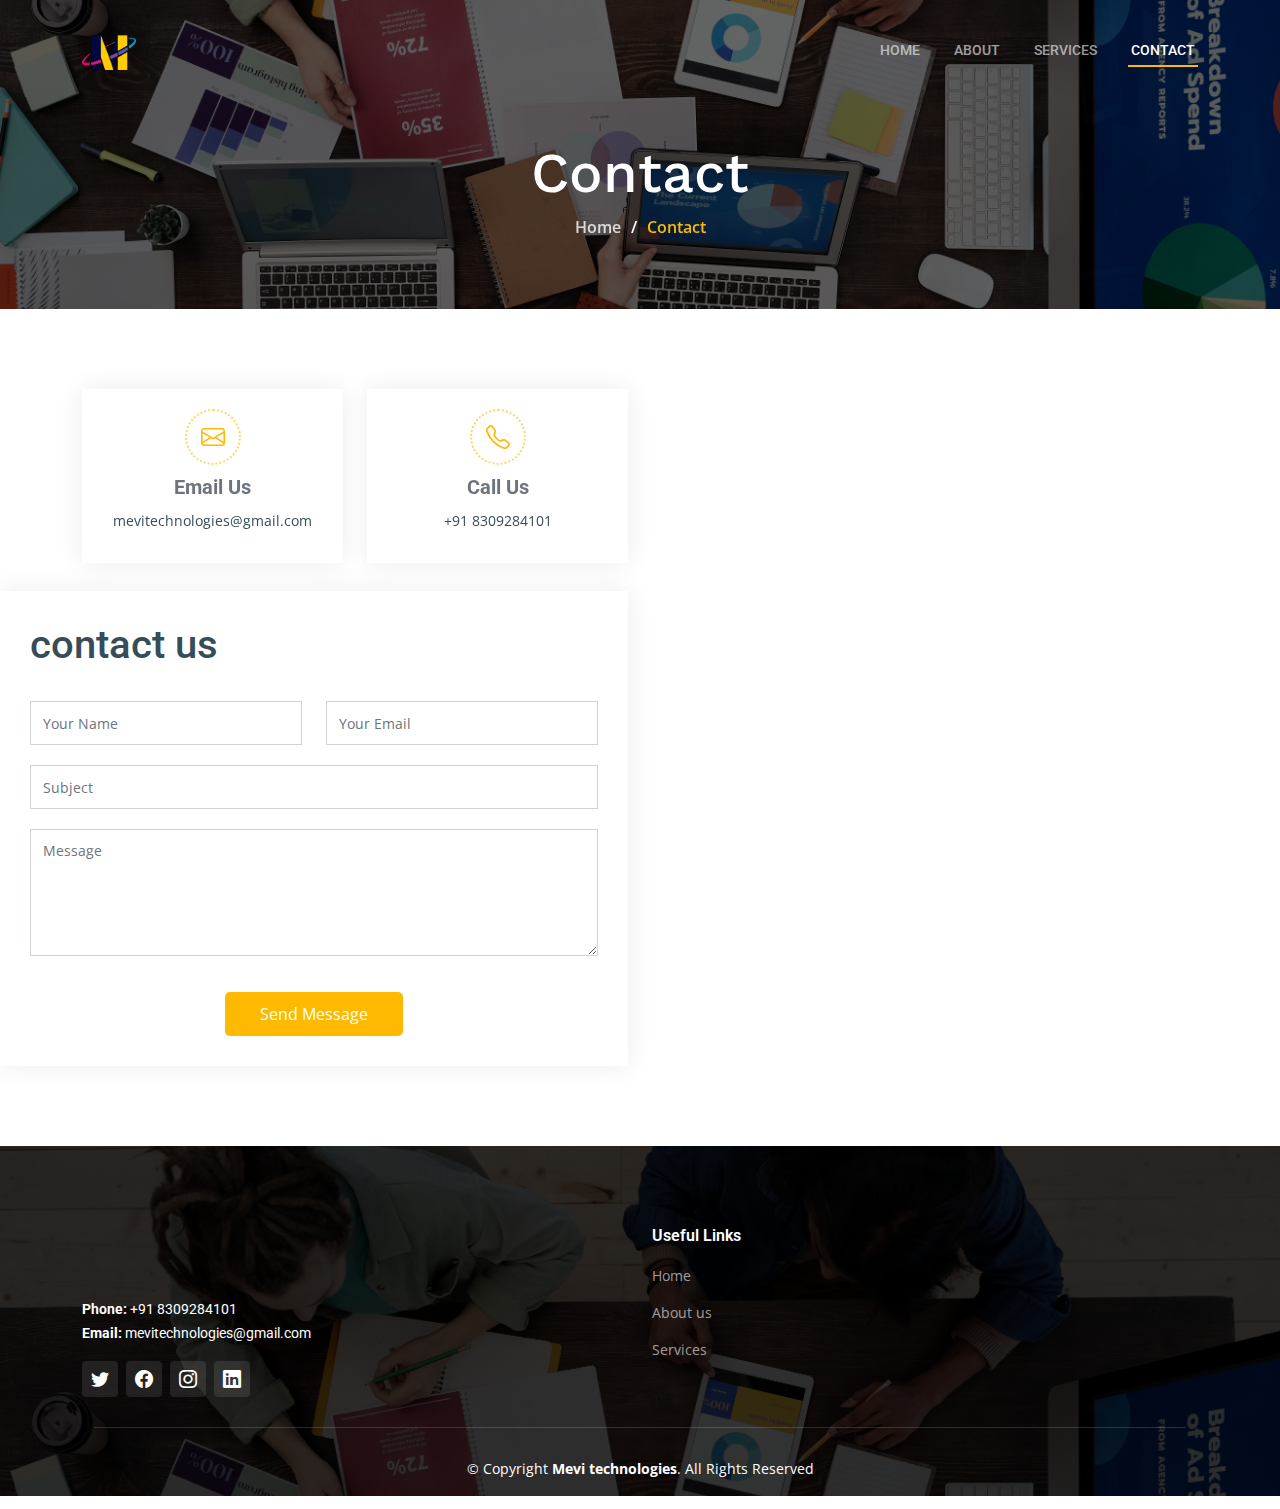
<file: contact.html>
<!DOCTYPE html>
<html lang="en">

<head>
  <meta charset="utf-8">
  <meta content="width=device-width, initial-scale=1.0" name="viewport">

  <title>Mevi technologie</title>
  <meta content="" name="description">
  <meta content="" name="keywords">

  <link href="assets/img/logo.png" rel="icon">
  <link href="assets/img/apple-touch-icon.png" rel="apple-touch-icon">

  <!-- Google Fonts -->
  <link rel="preconnect" href="https://fonts.googleapis.com">
  <link rel="preconnect" href="https://fonts.gstatic.com" crossorigin>
  <link href="https://fonts.googleapis.com/css2?family=Open+Sans:ital,wght@0,300;0,400;0,500;0,600;0,700;1,300;1,400;1,600;1,700&family=Roboto:ital,wght@0,300;0,400;0,500;0,600;0,700;1,300;1,400;1,500;1,600;1,700&family=Work+Sans:ital,wght@0,300;0,400;0,500;0,600;0,700;1,300;1,400;1,500;1,600;1,700&display=swap" rel="stylesheet">

  <!-- Vendor CSS Files -->
  <link href="assets/vendor/bootstrap/css/bootstrap.min.css" rel="stylesheet">
  <link href="assets/vendor/bootstrap-icons/bootstrap-icons.css" rel="stylesheet">
  <link href="assets/vendor/fontawesome-free/css/all.min.css" rel="stylesheet">
  <link href="assets/vendor/aos/aos.css" rel="stylesheet">
  <link href="assets/vendor/glightbox/css/glightbox.min.css" rel="stylesheet">
  <link href="assets/vendor/swiper/swiper-bundle.min.css" rel="stylesheet">

  <!-- Template Main CSS File -->
  <link href="assets/css/main.css" rel="stylesheet">

  <!-- =======================================================
  * Template Name: UpConstruction - v1.2.0
  * Template URL: https://bootstrapmade.com/upconstruction-bootstrap-construction-website-template/
  * Author: BootstrapMade.com
  * License: https://bootstrapmade.com/license/
  ======================================================== -->
</head>

<body>

  <!-- ======= Header ======= -->
  <header id="header" class="header d-flex align-items-center">
    <div class="container-fluid container-xl d-flex align-items-center justify-content-between">

      <a href="index.html" class="logo d-flex align-items-center">
        <!-- Uncomment the line below if you also wish to use an image logo -->
        <img src="assets/img/logo.png" alt=""> 
       
      </a>

      <i class="mobile-nav-toggle mobile-nav-show bi bi-list"></i>
      <i class="mobile-nav-toggle mobile-nav-hide d-none bi bi-x"></i>
      <nav id="navbar" class="navbar">
        <ul>
          <li><a href="index.html">Home</a></li>
          <li><a href="about.html">About</a></li>
          <li><a href="services.html">Services</a></li>
      <!--  <li><a href="projects.html">Projects</a></li>
          <li><a href="blog.html">Blog</a></li> -->
          
          <li><a href="contact.html" class="active">Contact</a></li>
        </ul>
      </nav><!-- .navbar -->

    </div>
  </header><!-- End Header -->

  <main id="main">

    <!-- ======= Breadcrumbs ======= -->
    <div class="breadcrumbs d-flex align-items-center" style="background-image: url('assets/img/breadcrumbs-bg.jpg');">
      <div class="container position-relative d-flex flex-column align-items-center" data-aos="fade">

        <h2>Contact</h2>
        <ol>
          <li><a href="index.html">Home</a></li>
          <li>Contact</li>
        </ol>

      </div>
    </div><!-- End Breadcrumbs -->

    <!-- ======= Contact Section ======= -->
    <section id="contact" class="contact">
      <div class="container" data-aos="fade-up" data-aos-delay="100">

        <div class="row gy-4">
          <!--<div class="col-lg-6">
            <div class="info-item  d-flex flex-column justify-content-center align-items-center">
              <i class="bi bi-map"></i>
              
            </div> -->
         <!-- End Info Item -->

          <div class="col-lg-3 col-md-6">
            <div class="info-item d-flex flex-column justify-content-center align-items-center">
              <i class="bi bi-envelope"></i>
              <h3>Email Us</h3>
              <p>mevitechnologies@gmail.com</p>
            </div>
          </div><!-- End Info Item -->

          <div class="col-lg-3 col-md-6">
            <div class="info-item  d-flex flex-column justify-content-center align-items-center">
              <i class="bi bi-telephone"></i>
              <h3>Call Us</h3>
              <p>+91 8309284101</p>
            </div>
          </div><!-- End Info Item -->

        </div>
      </div>
        <div class="row gy-4 mt-1">

        <!--   <div class="col-lg-6 ">
            <iframe src="https://www.google.com/maps/embed?pb=!1m14!1m8!1m3!1d12097.433213460943!2d-74.0062269!3d40.7101282!3m2!1i1024!2i768!4f13.1!3m3!1m2!1s0x0%3A0xb89d1fe6bc499443!2sDowntown+Conference+Center!5e0!3m2!1smk!2sbg!4v1539943755621" frameborder="0" style="border:0; width: 100%; height: 384px;" allowfullscreen></iframe>
          </div>End Google Maps -->

          <div class="col-lg-6">
            <form action="{% url 'contact' %}" method="post" role="form" class="php-email-form">
             
              <div class="row gy-4">
                <h1>contact us </h1>
                <div class="col-lg-6 form-group">
                  <input type="text" name="name" class="form-control" id="name" placeholder="Your Name" required>
                </div>
                <div class="col-lg-6 form-group">
                  <input type="email" class="form-control" name="email" id="email" placeholder="Your Email" required>
                </div>
              </div>
              <div class="form-group">
                <input type="text" class="form-control" name="subject" id="subject" placeholder="Subject" required>
              </div>
              <div class="form-group">
                <textarea class="form-control" name="message" rows="5" placeholder="Message" required></textarea>
              </div>
              <div class="my-3">
                
                <div class="error-message"></div>
                <div class="sent-message">Your message has been sent. Thank you!</div>
              </div>
              <div class="text-center"><button type="submit">Send Message</button></div>
            </form>
          </div><!-- End Contact Form -->

        </div>

      </div>
    </section><!-- End Contact Section -->

  </main><!-- End #main -->

  <!-- ======= Footer ======= -->
  <footer id="footer" class="footer" style="height: 350px;">

    <div class="footer-content position-relative">
      <div class="container">
        <div class="row">

          <div class="col-md-0 col-md-6">
            <div class="footer-info">
              <h2 data-aos="fade-down" style="color:Gold;"><Strong></Strong><span>Mevi Technologies</span></Strong></h2>
              <strong><p data-aos="fade-up">Lets keep it simple......</p></strong>
              <p>
                <strong>Phone:</strong> +91 8309284101<br>
                <strong>Email:</strong> mevitechnologies@gmail.com<br>
              </p>
              <div class="social-links d-flex mt-3">
                <a href="#" class="d-flex align-items-center justify-content-center"><i class="bi bi-twitter"></i></a>
                <a href="#" class="d-flex align-items-center justify-content-center"><i class="bi bi-facebook"></i></a>
                <a href="#" class="d-flex align-items-center justify-content-center"><i class="bi bi-instagram"></i></a>
                <a href="#" class="d-flex align-items-center justify-content-center"><i class="bi bi-linkedin"></i></a>
              </div>
            </div>
          </div><!-- End footer info column-->

          <div class="col-md-3 col-md-3 footer-links">
            <h4>Useful Links</h4>
            <ul>
              <li><a href="#">Home</a></li>
              <li><a href="about.html">About us</a></li>
              <li><a href="services.html">Services</a></li>
             
            </ul>
          </div><!-- End footer links column-->
          <div class="footer-legal text-center position-relative">
            <div class="container">
              <div class="copyright">
                &copy; Copyright <strong><span>Mevi technologies</span></strong>. All Rights Reserved
              </div>
              
            </div>
          </div>
          <div class="col-lg-5 col-md-5 footer-links">
           

        </div>
      </div>
    </div>

    

  </footer>
  <!-- End Footer -->

  <a href="#" class="scroll-top d-flex align-items-center justify-content-center"><i class="bi bi-arrow-up-short"></i></a>

  <div id="preloader"></div>

  <!-- Vendor JS Files -->
  <script src="assets/vendor/bootstrap/js/bootstrap.bundle.min.js"></script>
  <script src="assets/vendor/aos/aos.js"></script>
  <script src="assets/vendor/glightbox/js/glightbox.min.js"></script>
  <script src="assets/vendor/isotope-layout/isotope.pkgd.min.js"></script>
  <script src="assets/vendor/swiper/swiper-bundle.min.js"></script>
  <script src="assets/vendor/purecounter/purecounter_vanilla.js"></script>
  <script src="assets/vendor/php-email-form/validate.js"></script>

  <!-- Template Main JS File -->
  <script src="assets/js/main.js"></script>

</body>

</html>
</file>
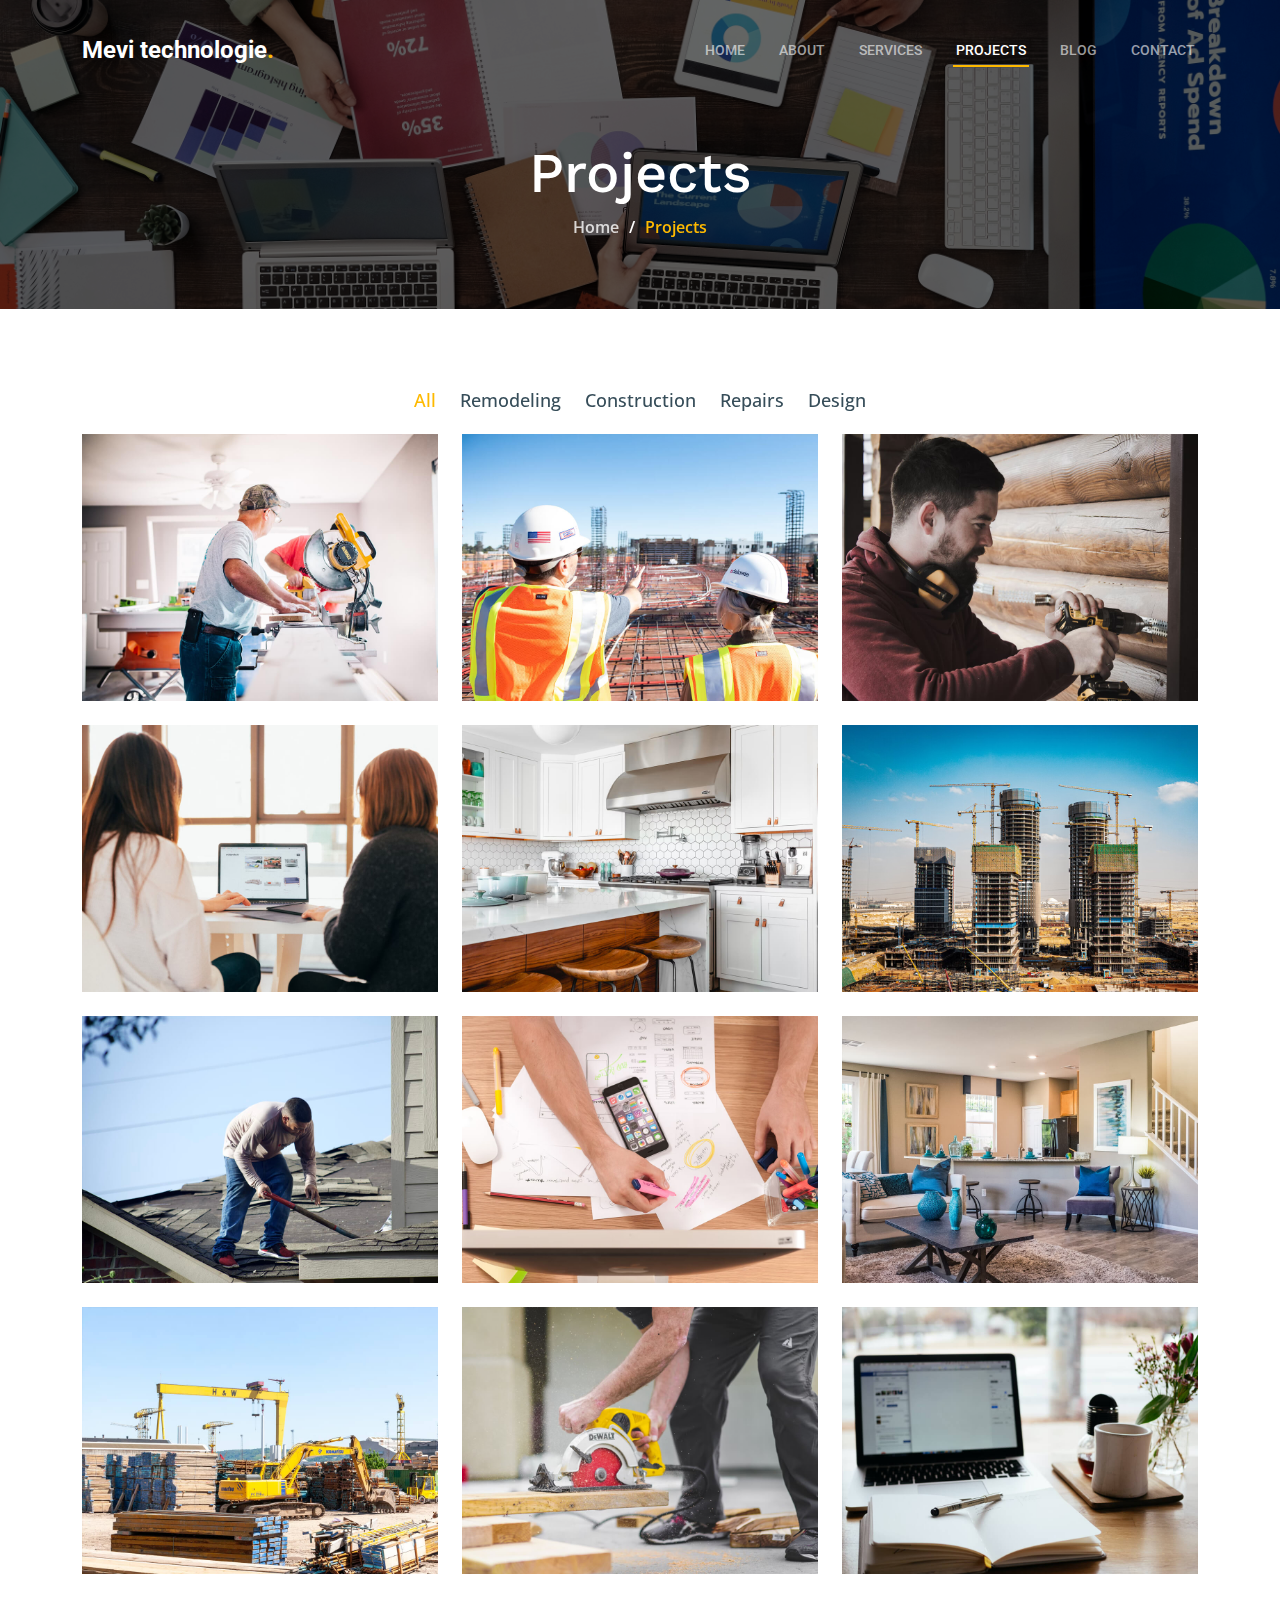
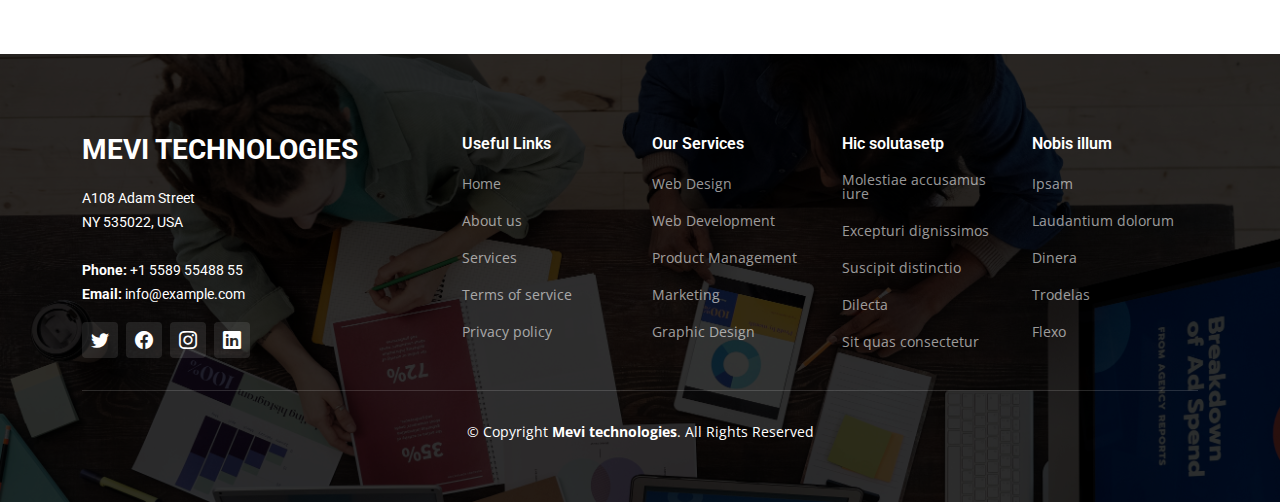
<file: projects.html>
<!DOCTYPE html>
<html lang="en">

<head>
  <meta charset="utf-8">
  <meta content="width=device-width, initial-scale=1.0" name="viewport">

  <title>Mevi technologie- Projects</title>
  <meta content="" name="description">
  <meta content="" name="keywords">

  <!-- Favicons -->
  <link href="assets/img/MeVi2.png" rel="icon">
  <link href="assets/img/apple-touch-icon.png" rel="apple-touch-icon">

  <!-- Google Fonts -->
  <link rel="preconnect" href="https://fonts.googleapis.com">
  <link rel="preconnect" href="https://fonts.gstatic.com" crossorigin>
  <link href="https://fonts.googleapis.com/css2?family=Open+Sans:ital,wght@0,300;0,400;0,500;0,600;0,700;1,300;1,400;1,600;1,700&family=Roboto:ital,wght@0,300;0,400;0,500;0,600;0,700;1,300;1,400;1,500;1,600;1,700&family=Work+Sans:ital,wght@0,300;0,400;0,500;0,600;0,700;1,300;1,400;1,500;1,600;1,700&display=swap" rel="stylesheet">

  <!-- Vendor CSS Files -->
  <link href="assets/vendor/bootstrap/css/bootstrap.min.css" rel="stylesheet">
  <link href="assets/vendor/bootstrap-icons/bootstrap-icons.css" rel="stylesheet">
  <link href="assets/vendor/fontawesome-free/css/all.min.css" rel="stylesheet">
  <link href="assets/vendor/aos/aos.css" rel="stylesheet">
  <link href="assets/vendor/glightbox/css/glightbox.min.css" rel="stylesheet">
  <link href="assets/vendor/swiper/swiper-bundle.min.css" rel="stylesheet">

  <!-- Template Main CSS File -->
  <link href="assets/css/main.css" rel="stylesheet">

  <!-- =======================================================
  * Template Name: UpConstruction - v1.2.0
  * Template URL: https://bootstrapmade.com/upconstruction-bootstrap-construction-website-template/
  * Author: BootstrapMade.com
  * License: https://bootstrapmade.com/license/
  ======================================================== -->
</head>

<body>

  <!-- ======= Header ======= -->
  <header id="header" class="header d-flex align-items-center">
    <div class="container-fluid container-xl d-flex align-items-center justify-content-between">

      <a href="index.html" class="logo d-flex align-items-center">
        <!-- Uncomment the line below if you also wish to use an image logo -->
        <!-- <img src="assets/img/logo.png" alt=""> -->
        <h1>Mevi technologie<span>.</span></h1>
      </a>

      <i class="mobile-nav-toggle mobile-nav-show bi bi-list"></i>
      <i class="mobile-nav-toggle mobile-nav-hide d-none bi bi-x"></i>
      <nav id="navbar" class="navbar">
        <ul>
          <li><a href="index.html">Home</a></li>
          <li><a href="about.html">About</a></li>
          <li><a href="services.html">Services</a></li>
          <li><a href="projects.html" class="active">Projects</a></li>
          <li><a href="blog.html">Blog</a></li>
          
          <li><a href="contact.html">Contact</a></li>
        </ul>
      </nav><!-- .navbar -->

    </div>
  </header><!-- End Header -->

  <main id="main">

    <!-- ======= Breadcrumbs ======= -->
    <div class="breadcrumbs d-flex align-items-center" style="background-image: url('assets/img/breadcrumbs-bg.jpg');">
      <div class="container position-relative d-flex flex-column align-items-center" data-aos="fade">

        <h2>Projects</h2>
        <ol>
          <li><a href="index.html">Home</a></li>
          <li>Projects</li>
        </ol>

      </div>
    </div><!-- End Breadcrumbs -->

    <!-- ======= Our Projects Section ======= -->
    <section id="projects" class="projects">
      <div class="container" data-aos="fade-up">

        <div class="portfolio-isotope" data-portfolio-filter="*" data-portfolio-layout="masonry" data-portfolio-sort="original-order">

          <ul class="portfolio-flters" data-aos="fade-up" data-aos-delay="100">
            <li data-filter="*" class="filter-active">All</li>
            <li data-filter=".filter-remodeling">Remodeling</li>
            <li data-filter=".filter-construction">Construction</li>
            <li data-filter=".filter-repairs">Repairs</li>
            <li data-filter=".filter-design">Design</li>
          </ul><!-- End Projects Filters -->

          <div class="row gy-4 portfolio-container" data-aos="fade-up" data-aos-delay="200">

            <div class="col-lg-4 col-md-6 portfolio-item filter-remodeling">
              <div class="portfolio-content h-100">
                <img src="assets/img/projects/remodeling-1.jpg" class="img-fluid" alt="">
                <div class="portfolio-info">
                  <h4>Remodeling 1</h4>
                  <p>Lorem ipsum, dolor sit amet consectetur</p>
                  <a href="assets/img/projects/remodeling-1.jpg" title="Remodeling 1" data-gallery="portfolio-gallery-remodeling" class="glightbox preview-link"><i class="bi bi-zoom-in"></i></a>
                  <a href="project-details.html" title="More Details" class="details-link"><i class="bi bi-link-45deg"></i></a>
                </div>
              </div>
            </div><!-- End Projects Item -->

            <div class="col-lg-4 col-md-6 portfolio-item filter-construction">
              <div class="portfolio-content h-100">
                <img src="assets/img/projects/construction-1.jpg" class="img-fluid" alt="">
                <div class="portfolio-info">
                  <h4>Construction 1</h4>
                  <p>Lorem ipsum, dolor sit amet consectetur</p>
                  <a href="assets/img/projects/construction-1.jpg" title="Construction 1" data-gallery="portfolio-gallery-construction" class="glightbox preview-link"><i class="bi bi-zoom-in"></i></a>
                  <a href="project-details.html" title="More Details" class="details-link"><i class="bi bi-link-45deg"></i></a>
                </div>
              </div>
            </div><!-- End Projects Item -->

            <div class="col-lg-4 col-md-6 portfolio-item filter-repairs">
              <div class="portfolio-content h-100">
                <img src="assets/img/projects/repairs-1.jpg" class="img-fluid" alt="">
                <div class="portfolio-info">
                  <h4>Repairs 1</h4>
                  <p>Lorem ipsum, dolor sit amet consectetur</p>
                  <a href="assets/img/projects/repairs-1.jpg" title="Repairs 1" data-gallery="portfolio-gallery-repairs" class="glightbox preview-link"><i class="bi bi-zoom-in"></i></a>
                  <a href="project-details.html" title="More Details" class="details-link"><i class="bi bi-link-45deg"></i></a>
                </div>
              </div>
            </div><!-- End Projects Item -->

            <div class="col-lg-4 col-md-6 portfolio-item filter-design">
              <div class="portfolio-content h-100">
                <img src="assets/img/projects/design-1.jpg" class="img-fluid" alt="">
                <div class="portfolio-info">
                  <h4>Design 1</h4>
                  <p>Lorem ipsum, dolor sit amet consectetur</p>
                  <a href="assets/img/projects/design-1.jpg" title="Repairs 1" data-gallery="portfolio-gallery-book" class="glightbox preview-link"><i class="bi bi-zoom-in"></i></a>
                  <a href="project-details.html" title="More Details" class="details-link"><i class="bi bi-link-45deg"></i></a>
                </div>
              </div>
            </div><!-- End Projects Item -->

            <div class="col-lg-4 col-md-6 portfolio-item filter-remodeling">
              <div class="portfolio-content h-100">
                <img src="assets/img/projects/remodeling-2.jpg" class="img-fluid" alt="">
                <div class="portfolio-info">
                  <h4>Remodeling 2</h4>
                  <p>Lorem ipsum, dolor sit amet consectetur</p>
                  <a href="assets/img/projects/remodeling-2.jpg" title="Remodeling 2" data-gallery="portfolio-gallery-remodeling" class="glightbox preview-link"><i class="bi bi-zoom-in"></i></a>
                  <a href="project-details.html" title="More Details" class="details-link"><i class="bi bi-link-45deg"></i></a>
                </div>
              </div>
            </div><!-- End Projects Item -->

            <div class="col-lg-4 col-md-6 portfolio-item filter-construction">
              <div class="portfolio-content h-100">
                <img src="assets/img/projects/construction-2.jpg" class="img-fluid" alt="">
                <div class="portfolio-info">
                  <h4>Construction 2</h4>
                  <p>Lorem ipsum, dolor sit amet consectetur</p>
                  <a href="assets/img/projects/construction-2.jpg" title="Construction 2" data-gallery="portfolio-gallery-construction" class="glightbox preview-link"><i class="bi bi-zoom-in"></i></a>
                  <a href="project-details.html" title="More Details" class="details-link"><i class="bi bi-link-45deg"></i></a>
                </div>
              </div>
            </div><!-- End Projects Item -->

            <div class="col-lg-4 col-md-6 portfolio-item filter-repairs">
              <div class="portfolio-content h-100">
                <img src="assets/img/projects/repairs-2.jpg" class="img-fluid" alt="">
                <div class="portfolio-info">
                  <h4>Repairs 2</h4>
                  <p>Lorem ipsum, dolor sit amet consectetur</p>
                  <a href="assets/img/projects/repairs-2.jpg" title="Repairs 2" data-gallery="portfolio-gallery-repairs" class="glightbox preview-link"><i class="bi bi-zoom-in"></i></a>
                  <a href="project-details.html" title="More Details" class="details-link"><i class="bi bi-link-45deg"></i></a>
                </div>
              </div>
            </div><!-- End Projects Item -->

            <div class="col-lg-4 col-md-6 portfolio-item filter-design">
              <div class="portfolio-content h-100">
                <img src="assets/img/projects/design-2.jpg" class="img-fluid" alt="">
                <div class="portfolio-info">
                  <h4>Design 2</h4>
                  <p>Lorem ipsum, dolor sit amet consectetur</p>
                  <a href="assets/img/projects/design-2.jpg" title="Repairs 2" data-gallery="portfolio-gallery-book" class="glightbox preview-link"><i class="bi bi-zoom-in"></i></a>
                  <a href="project-details.html" title="More Details" class="details-link"><i class="bi bi-link-45deg"></i></a>
                </div>
              </div>
            </div><!-- End Projects Item -->

            <div class="col-lg-4 col-md-6 portfolio-item filter-remodeling">
              <div class="portfolio-content h-100">
                <img src="assets/img/projects/remodeling-3.jpg" class="img-fluid" alt="">
                <div class="portfolio-info">
                  <h4>Remodeling 3</h4>
                  <p>Lorem ipsum, dolor sit amet consectetur</p>
                  <a href="assets/img/projects/remodeling-3.jpg" title="Remodeling 3" data-gallery="portfolio-gallery-remodeling" class="glightbox preview-link"><i class="bi bi-zoom-in"></i></a>
                  <a href="project-details.html" title="More Details" class="details-link"><i class="bi bi-link-45deg"></i></a>
                </div>
              </div>
            </div><!-- End Projects Item -->

            <div class="col-lg-4 col-md-6 portfolio-item filter-construction">
              <div class="portfolio-content h-100">
                <img src="assets/img/projects/construction-3.jpg" class="img-fluid" alt="">
                <div class="portfolio-info">
                  <h4>Construction 3</h4>
                  <p>Lorem ipsum, dolor sit amet consectetur</p>
                  <a href="assets/img/projects/construction-3.jpg" title="Construction 3" data-gallery="portfolio-gallery-construction" class="glightbox preview-link"><i class="bi bi-zoom-in"></i></a>
                  <a href="project-details.html" title="More Details" class="details-link"><i class="bi bi-link-45deg"></i></a>
                </div>
              </div>
            </div><!-- End Projects Item -->

            <div class="col-lg-4 col-md-6 portfolio-item filter-repairs">
              <div class="portfolio-content h-100">
                <img src="assets/img/projects/repairs-3.jpg" class="img-fluid" alt="">
                <div class="portfolio-info">
                  <h4>Repairs 3</h4>
                  <p>Lorem ipsum, dolor sit amet consectetur</p>
                  <a href="assets/img/projects/repairs-3.jpg" title="Repairs 2" data-gallery="portfolio-gallery-repairs" class="glightbox preview-link"><i class="bi bi-zoom-in"></i></a>
                  <a href="project-details.html" title="More Details" class="details-link"><i class="bi bi-link-45deg"></i></a>
                </div>
              </div>
            </div><!-- End Projects Item -->

            <div class="col-lg-4 col-md-6 portfolio-item filter-design">
              <div class="portfolio-content h-100">
                <img src="assets/img/projects/design-3.jpg" class="img-fluid" alt="">
                <div class="portfolio-info">
                  <h4>Design 3</h4>
                  <p>Lorem ipsum, dolor sit amet consectetur</p>
                  <a href="assets/img/projects/design-3.jpg" title="Repairs 3" data-gallery="portfolio-gallery-book" class="glightbox preview-link"><i class="bi bi-zoom-in"></i></a>
                  <a href="project-details.html" title="More Details" class="details-link"><i class="bi bi-link-45deg"></i></a>
                </div>
              </div>
            </div><!-- End Projects Item -->

          </div><!-- End Projects Container -->

        </div>

      </div>
    </section><!-- End Our Projects Section -->

  </main><!-- End #main -->

  <!-- ======= Footer ======= -->
  <footer id="footer" class="footer">

    <div class="footer-content position-relative">
      <div class="container">
        <div class="row">

          <div class="col-lg-4 col-md-6">
            <div class="footer-info">
              <h3>Mevi technologies</h3>
              <p>
                A108 Adam Street <br>
                NY 535022, USA<br><br>
                <strong>Phone:</strong> +1 5589 55488 55<br>
                <strong>Email:</strong> info@example.com<br>
              </p>
              <div class="social-links d-flex mt-3">
                <a href="#" class="d-flex align-items-center justify-content-center"><i class="bi bi-twitter"></i></a>
                <a href="#" class="d-flex align-items-center justify-content-center"><i class="bi bi-facebook"></i></a>
                <a href="#" class="d-flex align-items-center justify-content-center"><i class="bi bi-instagram"></i></a>
                <a href="#" class="d-flex align-items-center justify-content-center"><i class="bi bi-linkedin"></i></a>
              </div>
            </div>
          </div><!-- End footer info column-->

          <div class="col-lg-2 col-md-3 footer-links">
            <h4>Useful Links</h4>
            <ul>
              <li><a href="#">Home</a></li>
              <li><a href="#">About us</a></li>
              <li><a href="#">Services</a></li>
              <li><a href="#">Terms of service</a></li>
              <li><a href="#">Privacy policy</a></li>
            </ul>
          </div><!-- End footer links column-->

          <div class="col-lg-2 col-md-3 footer-links">
            <h4>Our Services</h4>
            <ul>
              <li><a href="#">Web Design</a></li>
              <li><a href="#">Web Development</a></li>
              <li><a href="#">Product Management</a></li>
              <li><a href="#">Marketing</a></li>
              <li><a href="#">Graphic Design</a></li>
            </ul>
          </div><!-- End footer links column-->

          <div class="col-lg-2 col-md-3 footer-links">
            <h4>Hic solutasetp</h4>
            <ul>
              <li><a href="#">Molestiae accusamus iure</a></li>
              <li><a href="#">Excepturi dignissimos</a></li>
              <li><a href="#">Suscipit distinctio</a></li>
              <li><a href="#">Dilecta</a></li>
              <li><a href="#">Sit quas consectetur</a></li>
            </ul>
          </div><!-- End footer links column-->

          <div class="col-lg-2 col-md-3 footer-links">
            <h4>Nobis illum</h4>
            <ul>
              <li><a href="#">Ipsam</a></li>
              <li><a href="#">Laudantium dolorum</a></li>
              <li><a href="#">Dinera</a></li>
              <li><a href="#">Trodelas</a></li>
              <li><a href="#">Flexo</a></li>
            </ul>
          </div><!-- End footer links column-->

        </div>
      </div>
    </div>

    <div class="footer-legal text-center position-relative">
      <div class="container">
        <div class="copyright">
          &copy; Copyright <strong><span>Mevi technologies</span></strong>. All Rights Reserved
        </div>
       
      </div>
    </div>

  </footer>
  <!-- End Footer -->

  <a href="#" class="scroll-top d-flex align-items-center justify-content-center"><i class="bi bi-arrow-up-short"></i></a>

  <div id="preloader"></div>

  <!-- Vendor JS Files -->
  <script src="assets/vendor/bootstrap/js/bootstrap.bundle.min.js"></script>
  <script src="assets/vendor/aos/aos.js"></script>
  <script src="assets/vendor/glightbox/js/glightbox.min.js"></script>
  <script src="assets/vendor/isotope-layout/isotope.pkgd.min.js"></script>
  <script src="assets/vendor/swiper/swiper-bundle.min.js"></script>
  <script src="assets/vendor/purecounter/purecounter_vanilla.js"></script>
  <script src="assets/vendor/php-email-form/validate.js"></script>

  <!-- Template Main JS File -->
  <script src="assets/js/main.js"></script>

</body>

</html>
</file>
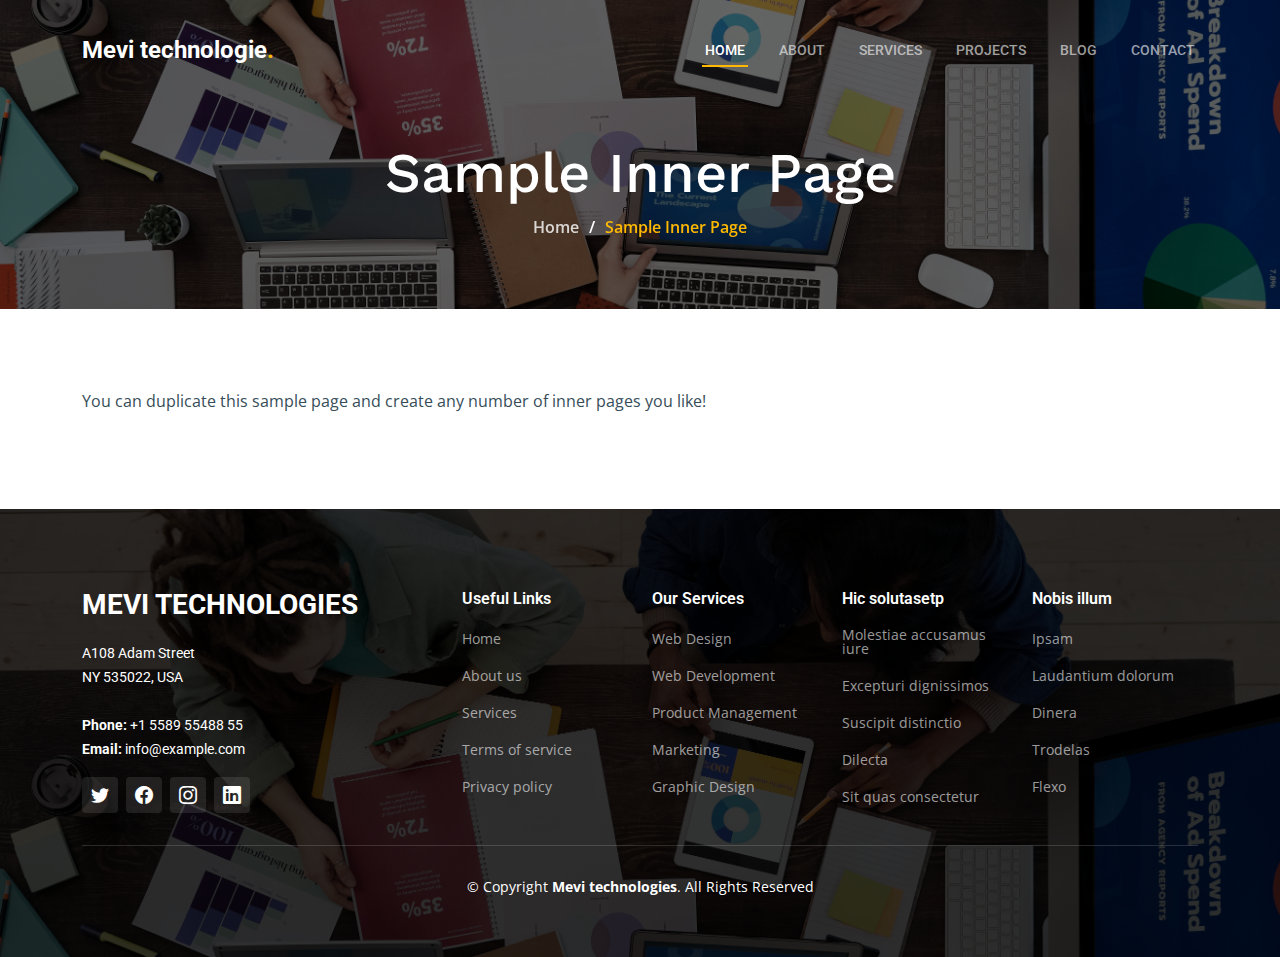
<file: sample-inner-page.html>
<!DOCTYPE html>
<html lang="en">

<head>
  <meta charset="utf-8">
  <meta content="width=device-width, initial-scale=1.0" name="viewport">

  <title>[Template] Sample Inner Page</title>
  <meta content="" name="description">
  <meta content="" name="keywords">

  <!-- Favicons -->
  <link href="assets/img/favicon.png" rel="icon">
  <link href="assets/img/apple-touch-icon.png" rel="apple-touch-icon">

  <!-- Google Fonts -->
  <link rel="preconnect" href="https://fonts.googleapis.com">
  <link rel="preconnect" href="https://fonts.gstatic.com" crossorigin>
  <link href="https://fonts.googleapis.com/css2?family=Open+Sans:ital,wght@0,300;0,400;0,500;0,600;0,700;1,300;1,400;1,600;1,700&family=Roboto:ital,wght@0,300;0,400;0,500;0,600;0,700;1,300;1,400;1,500;1,600;1,700&family=Work+Sans:ital,wght@0,300;0,400;0,500;0,600;0,700;1,300;1,400;1,500;1,600;1,700&display=swap" rel="stylesheet">

  <!-- Vendor CSS Files -->
  <link href="assets/vendor/bootstrap/css/bootstrap.min.css" rel="stylesheet">
  <link href="assets/vendor/bootstrap-icons/bootstrap-icons.css" rel="stylesheet">
  <link href="assets/vendor/fontawesome-free/css/all.min.css" rel="stylesheet">
  <link href="assets/vendor/aos/aos.css" rel="stylesheet">
  <link href="assets/vendor/glightbox/css/glightbox.min.css" rel="stylesheet">
  <link href="assets/vendor/swiper/swiper-bundle.min.css" rel="stylesheet">

  <!-- Template Main CSS File -->
  <link href="assets/css/main.css" rel="stylesheet">

  <!-- =======================================================
  * Template Name: UpConstruction - v1.2.0
  * Template URL: https://bootstrapmade.com/upconstruction-bootstrap-construction-website-template/
  * Author: BootstrapMade.com
  * License: https://bootstrapmade.com/license/
  ======================================================== -->
</head>

<body>

  <!-- ======= Header ======= -->
  <header id="header" class="header d-flex align-items-center">
    <div class="container-fluid container-xl d-flex align-items-center justify-content-between">

      <a href="index.html" class="logo d-flex align-items-center">
        <!-- Uncomment the line below if you also wish to use an image logo -->
        <!-- <img src="assets/img/logo.png" alt=""> -->
        <h1>Mevi technologie<span>.</span></h1>
      </a>

      <i class="mobile-nav-toggle mobile-nav-show bi bi-list"></i>
      <i class="mobile-nav-toggle mobile-nav-hide d-none bi bi-x"></i>
      <nav id="navbar" class="navbar">
        <ul>
          <li><a href="index.html" class="active">Home</a></li>
          <li><a href="about.html">About</a></li>
          <li><a href="services.html">Services</a></li>
          <li><a href="projects.html">Projects</a></li>
          <li><a href="blog.html">Blog</a></li>
          
          <li><a href="contact.html">Contact</a></li>
        </ul>
      </nav><!-- .navbar -->

    </div>
  </header><!-- End Header -->

  <main id="main">

    <!-- ======= Breadcrumbs ======= -->
    <div class="breadcrumbs d-flex align-items-center" style="background-image: url('assets/img/breadcrumbs-bg.jpg');">
      <div class="container position-relative d-flex flex-column align-items-center" data-aos="fade">

        <h2>Sample Inner Page</h2>
        <ol>
          <li><a href="index.html">Home</a></li>
          <li>Sample Inner Page</li>
        </ol>

      </div>
    </div><!-- End Breadcrumbs -->

    <section class="sample-page">
      <div class="container">

        <p>
          You can duplicate this sample page and create any number of inner pages you like!
        </p>

      </div>
    </section>

  </main><!-- End #main -->

  <!-- ======= Footer ======= -->
  <footer id="footer" class="footer">

    <div class="footer-content position-relative">
      <div class="container">
        <div class="row">

          <div class="col-lg-4 col-md-6">
            <div class="footer-info">
              <h3>Mevi technologies</h3>
              <p>
                A108 Adam Street <br>
                NY 535022, USA<br><br>
                <strong>Phone:</strong> +1 5589 55488 55<br>
                <strong>Email:</strong> info@example.com<br>
              </p>
              <div class="social-links d-flex mt-3">
                <a href="#" class="d-flex align-items-center justify-content-center"><i class="bi bi-twitter"></i></a>
                <a href="#" class="d-flex align-items-center justify-content-center"><i class="bi bi-facebook"></i></a>
                <a href="#" class="d-flex align-items-center justify-content-center"><i class="bi bi-instagram"></i></a>
                <a href="#" class="d-flex align-items-center justify-content-center"><i class="bi bi-linkedin"></i></a>
              </div>
            </div>
          </div><!-- End footer info column-->

          <div class="col-lg-2 col-md-3 footer-links">
            <h4>Useful Links</h4>
            <ul>
              <li><a href="#">Home</a></li>
              <li><a href="#">About us</a></li>
              <li><a href="#">Services</a></li>
              <li><a href="#">Terms of service</a></li>
              <li><a href="#">Privacy policy</a></li>
            </ul>
          </div><!-- End footer links column-->

          <div class="col-lg-2 col-md-3 footer-links">
            <h4>Our Services</h4>
            <ul>
              <li><a href="#">Web Design</a></li>
              <li><a href="#">Web Development</a></li>
              <li><a href="#">Product Management</a></li>
              <li><a href="#">Marketing</a></li>
              <li><a href="#">Graphic Design</a></li>
            </ul>
          </div><!-- End footer links column-->

          <div class="col-lg-2 col-md-3 footer-links">
            <h4>Hic solutasetp</h4>
            <ul>
              <li><a href="#">Molestiae accusamus iure</a></li>
              <li><a href="#">Excepturi dignissimos</a></li>
              <li><a href="#">Suscipit distinctio</a></li>
              <li><a href="#">Dilecta</a></li>
              <li><a href="#">Sit quas consectetur</a></li>
            </ul>
          </div><!-- End footer links column-->

          <div class="col-lg-2 col-md-3 footer-links">
            <h4>Nobis illum</h4>
            <ul>
              <li><a href="#">Ipsam</a></li>
              <li><a href="#">Laudantium dolorum</a></li>
              <li><a href="#">Dinera</a></li>
              <li><a href="#">Trodelas</a></li>
              <li><a href="#">Flexo</a></li>
            </ul>
          </div><!-- End footer links column-->

        </div>
      </div>
    </div>

    <div class="footer-legal text-center position-relative">
      <div class="container">
        <div class="copyright">
          &copy; Copyright <strong><span>Mevi technologies</span></strong>. All Rights Reserved
        </div>
        
      </div>
    </div>

  </footer>
  <!-- End Footer -->

  <a href="#" class="scroll-top d-flex align-items-center justify-content-center"><i class="bi bi-arrow-up-short"></i></a>

  <div id="preloader"></div>

  <!-- Vendor JS Files -->
  <script src="assets/vendor/bootstrap/js/bootstrap.bundle.min.js"></script>
  <script src="assets/vendor/aos/aos.js"></script>
  <script src="assets/vendor/glightbox/js/glightbox.min.js"></script>
  <script src="assets/vendor/isotope-layout/isotope.pkgd.min.js"></script>
  <script src="assets/vendor/swiper/swiper-bundle.min.js"></script>
  <script src="assets/vendor/purecounter/purecounter_vanilla.js"></script>
  <script src="assets/vendor/php-email-form/validate.js"></script>

  <!-- Template Main JS File -->
  <script src="assets/js/main.js"></script>

</body>

</html>
</file>
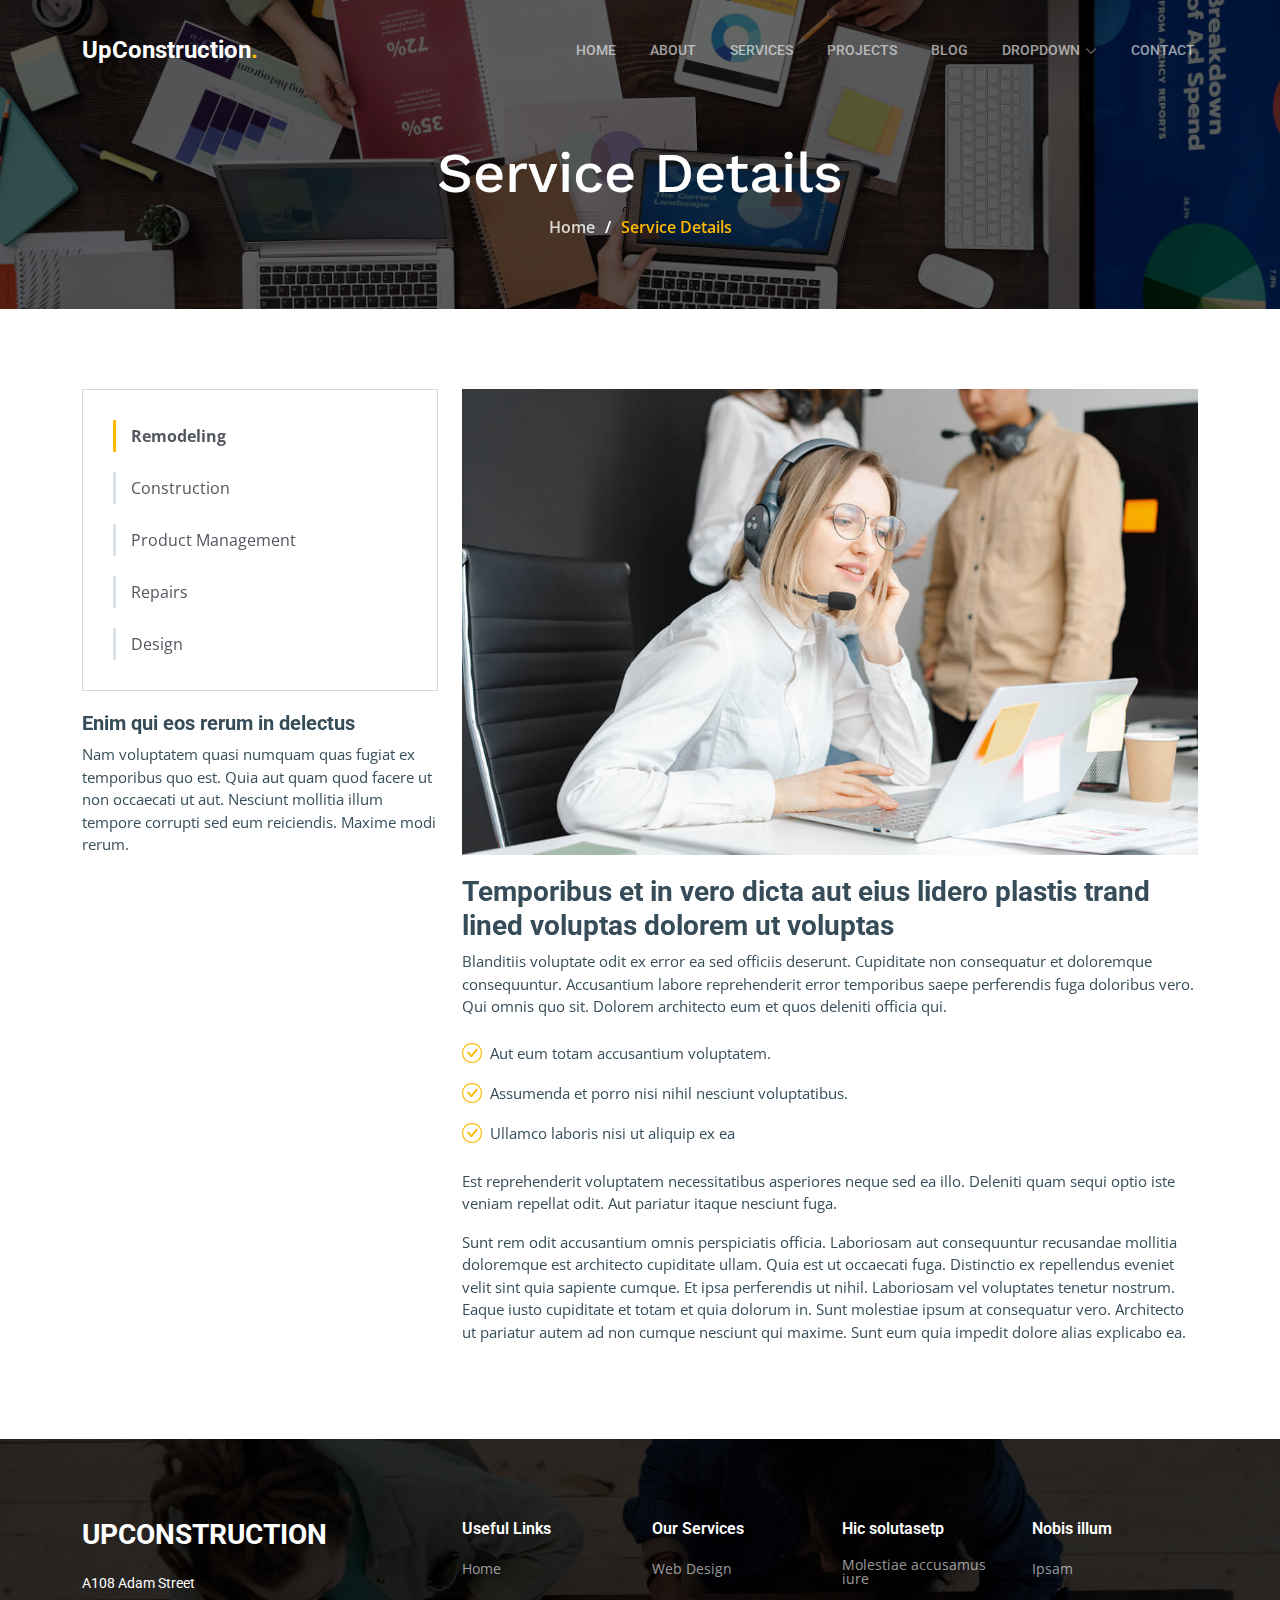
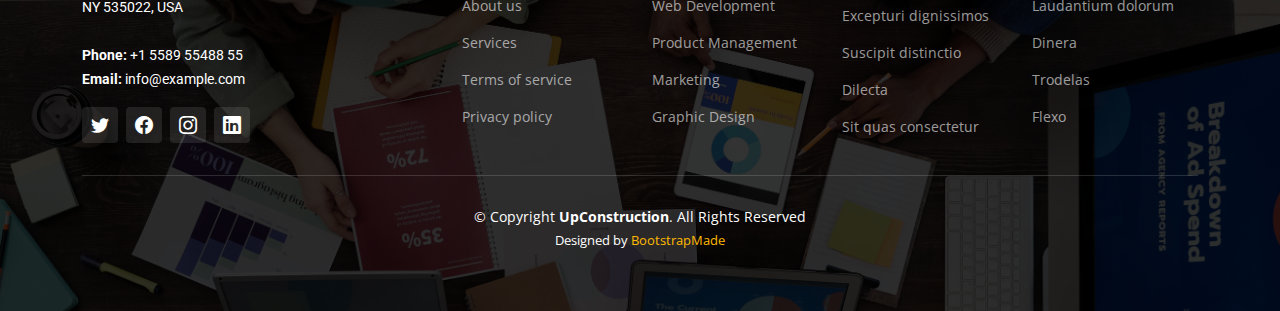
<file: service-details.html>
<!DOCTYPE html>
<html lang="en">

<head>
  <meta charset="utf-8">
  <meta content="width=device-width, initial-scale=1.0" name="viewport">

  <title>UpConstruction Bootstrap Template - Service Details</title>
  <meta content="" name="description">
  <meta content="" name="keywords">

  <!-- Favicons -->
  <link href="assets/img/favicon.png" rel="icon">
  <link href="assets/img/apple-touch-icon.png" rel="apple-touch-icon">

  <!-- Google Fonts -->
  <link rel="preconnect" href="https://fonts.googleapis.com">
  <link rel="preconnect" href="https://fonts.gstatic.com" crossorigin>
  <link href="https://fonts.googleapis.com/css2?family=Open+Sans:ital,wght@0,300;0,400;0,500;0,600;0,700;1,300;1,400;1,600;1,700&family=Roboto:ital,wght@0,300;0,400;0,500;0,600;0,700;1,300;1,400;1,500;1,600;1,700&family=Work+Sans:ital,wght@0,300;0,400;0,500;0,600;0,700;1,300;1,400;1,500;1,600;1,700&display=swap" rel="stylesheet">

  <!-- Vendor CSS Files -->
  <link href="assets/vendor/bootstrap/css/bootstrap.min.css" rel="stylesheet">
  <link href="assets/vendor/bootstrap-icons/bootstrap-icons.css" rel="stylesheet">
  <link href="assets/vendor/fontawesome-free/css/all.min.css" rel="stylesheet">
  <link href="assets/vendor/aos/aos.css" rel="stylesheet">
  <link href="assets/vendor/glightbox/css/glightbox.min.css" rel="stylesheet">
  <link href="assets/vendor/swiper/swiper-bundle.min.css" rel="stylesheet">

  <!-- Template Main CSS File -->
  <link href="assets/css/main.css" rel="stylesheet">

  <!-- =======================================================
  * Template Name: UpConstruction - v1.2.1
  * Template URL: https://bootstrapmade.com/upconstruction-bootstrap-construction-website-template/
  * Author: BootstrapMade.com
  * License: https://bootstrapmade.com/license/
  ======================================================== -->
</head>

<body>

  <!-- ======= Header ======= -->
  <header id="header" class="header d-flex align-items-center">
    <div class="container-fluid container-xl d-flex align-items-center justify-content-between">

      <a href="index.html" class="logo d-flex align-items-center">
        <!-- Uncomment the line below if you also wish to use an image logo -->
        <!-- <img src="assets/img/logo.png" alt=""> -->
        <h1>UpConstruction<span>.</span></h1>
      </a>

      <i class="mobile-nav-toggle mobile-nav-show bi bi-list"></i>
      <i class="mobile-nav-toggle mobile-nav-hide d-none bi bi-x"></i>
      <nav id="navbar" class="navbar">
        <ul>
          <li><a href="index.html">Home</a></li>
          <li><a href="about.html">About</a></li>
          <li><a href="services.html">Services</a></li>
          <li><a href="projects.html">Projects</a></li>
          <li><a href="blog.html">Blog</a></li>
          <li class="dropdown"><a href="#"><span>Dropdown</span> <i class="bi bi-chevron-down dropdown-indicator"></i></a>
            <ul>
              <li><a href="#">Dropdown 1</a></li>
              <li class="dropdown"><a href="#"><span>Deep Dropdown</span> <i class="bi bi-chevron-down dropdown-indicator"></i></a>
                <ul>
                  <li><a href="#">Deep Dropdown 1</a></li>
                  <li><a href="#">Deep Dropdown 2</a></li>
                  <li><a href="#">Deep Dropdown 3</a></li>
                  <li><a href="#">Deep Dropdown 4</a></li>
                  <li><a href="#">Deep Dropdown 5</a></li>
                </ul>
              </li>
              <li><a href="#">Dropdown 2</a></li>
              <li><a href="#">Dropdown 3</a></li>
              <li><a href="#">Dropdown 4</a></li>
            </ul>
          </li>
          <li><a href="contact.html">Contact</a></li>
        </ul>
      </nav><!-- .navbar -->

    </div>
  </header><!-- End Header -->

  <main id="main">

    <!-- ======= Breadcrumbs ======= -->
    <div class="breadcrumbs d-flex align-items-center" style="background-image: url('assets/img/breadcrumbs-bg.jpg');">
      <div class="container position-relative d-flex flex-column align-items-center" data-aos="fade">

        <h2>Service Details</h2>
        <ol>
          <li><a href="index.html">Home</a></li>
          <li>Service Details</li>
        </ol>

      </div>
    </div><!-- End Breadcrumbs -->

    <!-- ======= Service Details Section ======= -->
    <section id="service-details" class="service-details">
      <div class="container" data-aos="fade-up" data-aos-delay="100">

        <div class="row gy-4">

          <div class="col-lg-4">
            <div class="services-list">
              <a href="#" class="active">Remodeling</a>
              <a href="#">Construction</a>
              <a href="#">Product Management</a>
              <a href="#">Repairs</a>
              <a href="#">Design</a>
            </div>

            <h4>Enim qui eos rerum in delectus</h4>
            <p>Nam voluptatem quasi numquam quas fugiat ex temporibus quo est. Quia aut quam quod facere ut non occaecati ut aut. Nesciunt mollitia illum tempore corrupti sed eum reiciendis. Maxime modi rerum.</p>
          </div>

          <div class="col-lg-8">
            <img src="assets/img/services.jpg" alt="" class="img-fluid services-img">
            <h3>Temporibus et in vero dicta aut eius lidero plastis trand lined voluptas dolorem ut voluptas</h3>
            <p>
              Blanditiis voluptate odit ex error ea sed officiis deserunt. Cupiditate non consequatur et doloremque consequuntur. Accusantium labore reprehenderit error temporibus saepe perferendis fuga doloribus vero. Qui omnis quo sit. Dolorem architecto eum et quos deleniti officia qui.
            </p>
            <ul>
              <li><i class="bi bi-check-circle"></i> <span>Aut eum totam accusantium voluptatem.</span></li>
              <li><i class="bi bi-check-circle"></i> <span>Assumenda et porro nisi nihil nesciunt voluptatibus.</span></li>
              <li><i class="bi bi-check-circle"></i> <span>Ullamco laboris nisi ut aliquip ex ea</span></li>
            </ul>
            <p>
              Est reprehenderit voluptatem necessitatibus asperiores neque sed ea illo. Deleniti quam sequi optio iste veniam repellat odit. Aut pariatur itaque nesciunt fuga.
            </p>
            <p>
              Sunt rem odit accusantium omnis perspiciatis officia. Laboriosam aut consequuntur recusandae mollitia doloremque est architecto cupiditate ullam. Quia est ut occaecati fuga. Distinctio ex repellendus eveniet velit sint quia sapiente cumque. Et ipsa perferendis ut nihil. Laboriosam vel voluptates tenetur nostrum. Eaque iusto cupiditate et totam et quia dolorum in. Sunt molestiae ipsum at consequatur vero. Architecto ut pariatur autem ad non cumque nesciunt qui maxime. Sunt eum quia impedit dolore alias explicabo ea.
            </p>
          </div>

        </div>

      </div>
    </section><!-- End Service Details Section -->

  </main><!-- End #main -->

  <!-- ======= Footer ======= -->
  <footer id="footer" class="footer">

    <div class="footer-content position-relative">
      <div class="container">
        <div class="row">

          <div class="col-lg-4 col-md-6">
            <div class="footer-info">
              <h3>UpConstruction</h3>
              <p>
                A108 Adam Street <br>
                NY 535022, USA<br><br>
                <strong>Phone:</strong> +1 5589 55488 55<br>
                <strong>Email:</strong> info@example.com<br>
              </p>
              <div class="social-links d-flex mt-3">
                <a href="#" class="d-flex align-items-center justify-content-center"><i class="bi bi-twitter"></i></a>
                <a href="#" class="d-flex align-items-center justify-content-center"><i class="bi bi-facebook"></i></a>
                <a href="#" class="d-flex align-items-center justify-content-center"><i class="bi bi-instagram"></i></a>
                <a href="#" class="d-flex align-items-center justify-content-center"><i class="bi bi-linkedin"></i></a>
              </div>
            </div>
          </div><!-- End footer info column-->

          <div class="col-lg-2 col-md-3 footer-links">
            <h4>Useful Links</h4>
            <ul>
              <li><a href="#">Home</a></li>
              <li><a href="#">About us</a></li>
              <li><a href="#">Services</a></li>
              <li><a href="#">Terms of service</a></li>
              <li><a href="#">Privacy policy</a></li>
            </ul>
          </div><!-- End footer links column-->

          <div class="col-lg-2 col-md-3 footer-links">
            <h4>Our Services</h4>
            <ul>
              <li><a href="#">Web Design</a></li>
              <li><a href="#">Web Development</a></li>
              <li><a href="#">Product Management</a></li>
              <li><a href="#">Marketing</a></li>
              <li><a href="#">Graphic Design</a></li>
            </ul>
          </div><!-- End footer links column-->

          <div class="col-lg-2 col-md-3 footer-links">
            <h4>Hic solutasetp</h4>
            <ul>
              <li><a href="#">Molestiae accusamus iure</a></li>
              <li><a href="#">Excepturi dignissimos</a></li>
              <li><a href="#">Suscipit distinctio</a></li>
              <li><a href="#">Dilecta</a></li>
              <li><a href="#">Sit quas consectetur</a></li>
            </ul>
          </div><!-- End footer links column-->

          <div class="col-lg-2 col-md-3 footer-links">
            <h4>Nobis illum</h4>
            <ul>
              <li><a href="#">Ipsam</a></li>
              <li><a href="#">Laudantium dolorum</a></li>
              <li><a href="#">Dinera</a></li>
              <li><a href="#">Trodelas</a></li>
              <li><a href="#">Flexo</a></li>
            </ul>
          </div><!-- End footer links column-->

        </div>
      </div>
    </div>

    <div class="footer-legal text-center position-relative">
      <div class="container">
        <div class="copyright">
          &copy; Copyright <strong><span>UpConstruction</span></strong>. All Rights Reserved
        </div>
        <div class="credits">
          <!-- All the links in the footer should remain intact. -->
          <!-- You can delete the links only if you purchased the pro version. -->
          <!-- Licensing information: https://bootstrapmade.com/license/ -->
          <!-- Purchase the pro version with working PHP/AJAX contact form: https://bootstrapmade.com/upconstruction-bootstrap-construction-website-template/ -->
          Designed by <a href="https://bootstrapmade.com/">BootstrapMade</a>
        </div>
      </div>
    </div>

  </footer>
  <!-- End Footer -->

  <a href="#" class="scroll-top d-flex align-items-center justify-content-center"><i class="bi bi-arrow-up-short"></i></a>

  <div id="preloader"></div>

  <!-- Vendor JS Files -->
  <script src="assets/vendor/bootstrap/js/bootstrap.bundle.min.js"></script>
  <script src="assets/vendor/aos/aos.js"></script>
  <script src="assets/vendor/glightbox/js/glightbox.min.js"></script>
  <script src="assets/vendor/isotope-layout/isotope.pkgd.min.js"></script>
  <script src="assets/vendor/swiper/swiper-bundle.min.js"></script>
  <script src="assets/vendor/purecounter/purecounter_vanilla.js"></script>
  <script src="assets/vendor/php-email-form/validate.js"></script>

  <!-- Template Main JS File -->
  <script src="assets/js/main.js"></script>

</body>

</html>
</file>
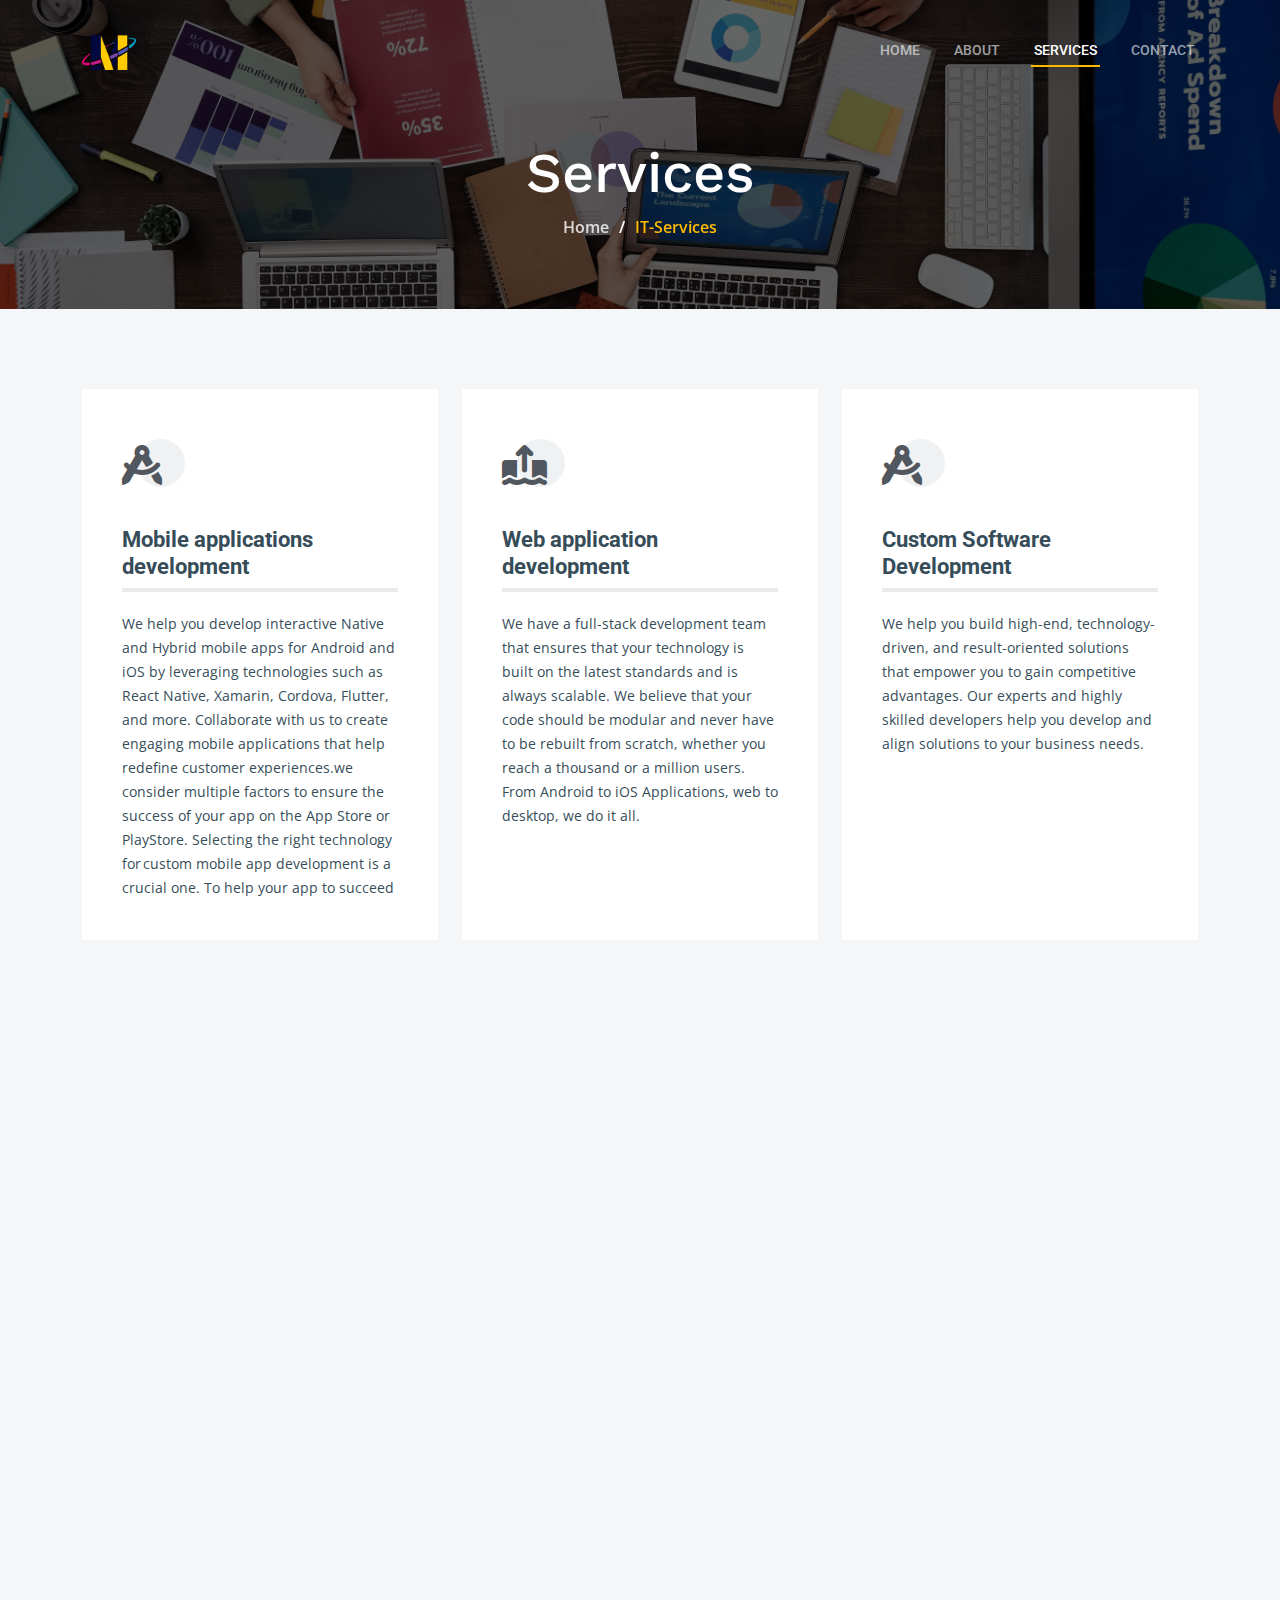
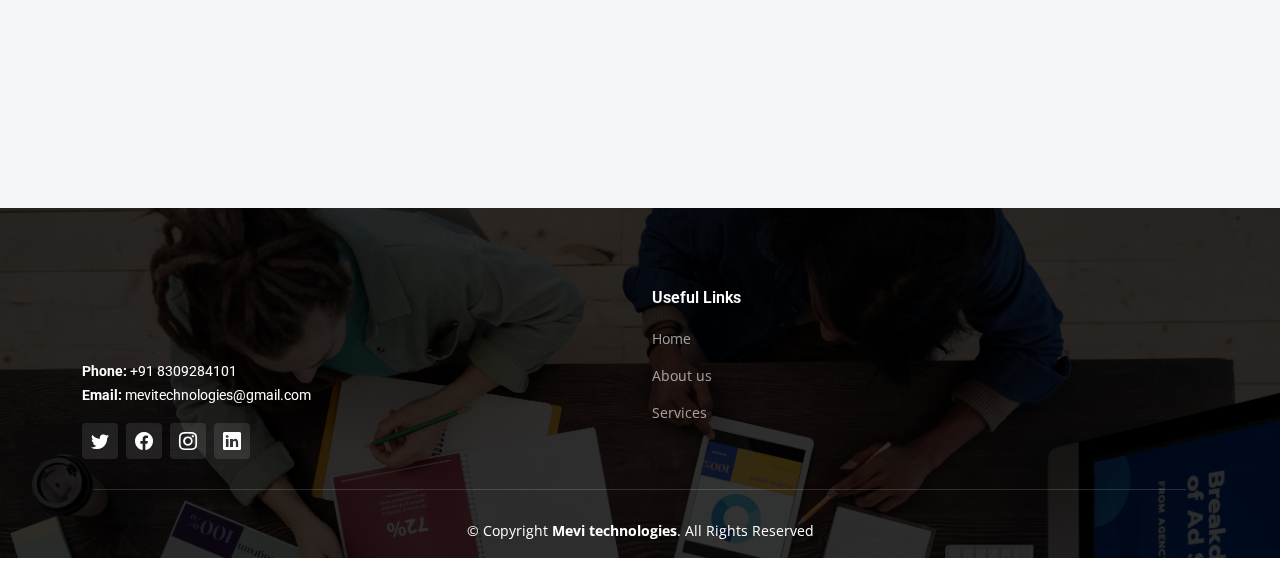
<file: services.html>
<!DOCTYPE html>
<html lang="en">

<head>
  <meta charset="utf-8">
  <meta content="width=device-width, initial-scale=1.0" name="viewport">

  <title>Mevi technologies - Services</title>
  <meta content="" name="description">
  <meta content="" name="keywords">

  <!-- Favicons -->
  <link href="assets/img/logo.png" rel="icon">
  <link href="assets/img/apple-touch-icon.png" rel="apple-touch-icon">

  <!-- Google Fonts -->
  <link rel="preconnect" href="https://fonts.googleapis.com">
  <link rel="preconnect" href="https://fonts.gstatic.com" crossorigin>
  <link href="https://fonts.googleapis.com/css2?family=Open+Sans:ital,wght@0,300;0,400;0,500;0,600;0,700;1,300;1,400;1,600;1,700&family=Roboto:ital,wght@0,300;0,400;0,500;0,600;0,700;1,300;1,400;1,500;1,600;1,700&family=Work+Sans:ital,wght@0,300;0,400;0,500;0,600;0,700;1,300;1,400;1,500;1,600;1,700&display=swap" rel="stylesheet">

  <!-- Vendor CSS Files -->
  <link href="assets/vendor/bootstrap/css/bootstrap.min.css" rel="stylesheet">
  <link href="assets/vendor/bootstrap-icons/bootstrap-icons.css" rel="stylesheet">
  <link href="assets/vendor/fontawesome-free/css/all.min.css" rel="stylesheet">
  <link href="assets/vendor/aos/aos.css" rel="stylesheet">
  <link href="assets/vendor/glightbox/css/glightbox.min.css" rel="stylesheet">
  <link href="assets/vendor/swiper/swiper-bundle.min.css" rel="stylesheet">
  <!-- Template Main CSS File -->
  <link href="assets/css/main.css" rel="stylesheet">
  <!-- =======================================================
  * Template Name: UpConstruction - v1.2.0
  * Template URL: https://bootstrapmade.com/upconstruction-bootstrap-construction-website-template/
  * Author: BootstrapMade.com
  * License: https://bootstrapmade.com/license/
  ======================================================== -->
</head>

<body>

  <!-- ======= Header ======= -->
  <header id="header" class="header d-flex align-items-center">
    <div class="container-fluid container-xl d-flex align-items-center justify-content-between">

      <a href="index.html" class="logo d-flex align-items-center">
        <!-- Uncomment the line below if you also wish to use an image logo -->
        <img src="assets/img/logo.png" alt=""> 
        
      </a>

      <i class="mobile-nav-toggle mobile-nav-show bi bi-list"></i>
      <i class="mobile-nav-toggle mobile-nav-hide d-none bi bi-x"></i>
      <nav id="navbar" class="navbar">
        <ul>
          <li><a href="index.html">Home</a></li>
          <li><a href="about.html">About</a></li>
          <li><a href="services.html" class="active">Services</a></li>
          <!--  <li><a href="projects.html">Projects</a></li>
          <li><a href="blog.html">Blog</a></li> -->
          
          <li><a href="contact.html">Contact</a></li>
        </ul>
      </nav><!-- .navbar -->

    </div>
  </header><!-- End Header -->

  <main id="main">

    <!-- ======= Breadcrumbs ======= -->
    <div class="breadcrumbs d-flex align-items-center" style="background-image: url('assets/img/breadcrumbs-bg.jpg');">
      <div class="container position-relative d-flex flex-column align-items-center" data-aos="fade">

        <h2>Services</h2>
        <ol>
          <li><a href="index.html">Home</a></li>
          <li>IT-Services</li>
        </ol>

      </div>
    </div><!-- End Breadcrumbs -->

    <!-- ======= Services Section ======= -->
    <section id="services" class="services section-bg">
      <div class="container" data-aos="fade-up">

        <div class="row gy-4">

          <div class="col-lg-4 col-md-6" data-aos="fade-up" data-aos-delay="100">
            <div class="service-item  position-relative">
              <div class="icon">
                <i class="fa-solid fa-compass-drafting"></i>
              </div>
              <h3>Mobile applications development</h3>
              <p> We help you develop interactive Native and Hybrid mobile apps for Android and iOS by leveraging technologies such as React Native, Xamarin, Cordova, Flutter, and more. Collaborate with us to create engaging mobile applications that help redefine customer experiences.we consider multiple factors to ensure the success of your app on the App Store or PlayStore. Selecting the right technology for custom mobile app development is a crucial one. To help your app to succeed</p>
           <!--   <a href="service-details.html" class="readmore stretched-link">Learn more <i class="bi bi-arrow-right"></i></a>-->
            </div>
          </div><!-- End Service Item -->

          <div class="col-lg-4 col-md-6" data-aos="fade-up" data-aos-delay="200">
            <div class="service-item position-relative">
              <div class="icon">
                <i class="fa-solid fa-arrow-up-from-ground-water"></i>
              </div>
              <h3>Web application development</h3>
              <p>We have a full-stack development team that ensures that your technology is built on the latest standards and is always scalable. We believe that your code should be modular and never have to be rebuilt from scratch, whether you reach a thousand or a million users. From Android to iOS Applications, web to desktop, we do it all.</p>
              <!--<a href="service-details.html" class="readmore stretched-link">Learn more <i class="bi bi-arrow-right"></i></a>-->
            </div>
          </div><!-- End Service Item -->

          <div class="col-lg-4 col-md-6" data-aos="fade-up" data-aos-delay="300">
            <div class="service-item position-relative">
              <div class="icon">
                <i class="fa-solid fa-compass-drafting"></i>
              </div>
              <h3>Custom Software Development</h3>
              <p>We help you build high-end, technology-driven, and result-oriented solutions that empower you to gain competitive advantages. Our experts and highly skilled developers help you develop and align solutions to your business needs.</p>
             <!--<a href="service-details.html" class="readmore stretched-link">Learn more <i class="bi bi-arrow-right"></i></a>-->            </div>
          </div><!-- End Service Item -->

          <div class="col-lg-4 col-md-6" data-aos="fade-up" data-aos-delay="400">
            <div class="service-item position-relative">
              <div class="icon">
                <i class="fa-solid fa-trowel-bricks"></i>
              </div>
              <h3>Digital Marketing</h3>
              <p>Reach your target audience ,Every brand is specifically made for a particular niche and you as a brand owner have to target that audience related to the niche you have chosen.Our dedicated experts will find your targeted audiences and will create advertisements and strategies after analyzing the view, requirements and expectation of the audience so that they get influenced and buy your products leading to more sales!.</p>
   <!--<a href="service-details.html" class="readmore stretched-link">Learn more <i class="bi bi-arrow-right"></i></a>-->            </div>
          </div><!-- End Service Item -->

          <div class="col-lg-4 col-md-6" data-aos="fade-up" data-aos-delay="500">
            <div class="service-item position-relative">
              <div class="icon">
                <i class="fa-solid fa-helmet-safety"></i>
              </div>
              <h3>Software Training</h3>
              <p>Our experienced trainers provide comprehensive instruction that prepares students for success in today’s industrious world. At our IT Training Institute In Bangalore, we believe in providing our students with the best possible training so that they can achieve their goals and reach their full potential. Contact us today to learn more about our institute’s wide range of software training programs. Our trainers have years of experience in the industry and are experts in their respective fields. We make sure that our students get the most out of their software training and leave our institute with a better understanding of the subject matter. Our institute offers a wide range of software training programs that are designed to equip students with the skills they need to succeed in the industry</p>
   <!--<a href="service-details.html" class="readmore stretched-link">Learn more <i class="bi bi-arrow-right"></i></a>-->            </div>
          </div><!-- End Service Item -->

          <div class="col-lg-4 col-md-6" data-aos="fade-up" data-aos-delay="600">
            <div class="service-item position-relative">
              <div class="icon">
                <i class="fa-solid fa-arrow-up-from-ground-water"></i>
              </div>
              <h3>Logo and Poster Designing</h3>
              <p>An outstanding logo design can invite tons of your prospects to come and connect with your business. Our creative logo designers have been designing unique and custom logos and this has contributed towards our growing client base and established us as leaders in logo design services.</p>
   <!--<a href="service-details.html" class="readmore stretched-link">Learn more <i class="bi bi-arrow-right"></i></a>-->            </div>
          </div><!-- End Service Item -->

        </div>

      </div>
    </section><!-- End Services Section -->

    <!-- ======= Servie Cards Section ======= -->

    <!-- ======= Alt Services Section 2 ======= -->
    
   

  </main><!-- End #main -->

  <!-- ======= Footer ======= -->
  <footer id="footer" class="footer" style="height: 350px;">

    <div class="footer-content position-relative">
      <div class="container">
        <div class="row">

          <div class="col-md-0 col-md-6">
            <div class="footer-info">
              <h2 data-aos="fade-down" style="color:Gold;"><Strong></Strong><span>Mevi Technologies</span></Strong></h2>
              <strong><p data-aos="fade-up">Lets keep it simple......</p></strong>
              <p>
                <strong>Phone:</strong> +91 8309284101<br>
                <strong>Email:</strong> mevitechnologies@gmail.com<br>
              </p>
              <div class="social-links d-flex mt-3">
                <a href="#" class="d-flex align-items-center justify-content-center"><i class="bi bi-twitter"></i></a>
                <a href="#" class="d-flex align-items-center justify-content-center"><i class="bi bi-facebook"></i></a>
                <a href="#" class="d-flex align-items-center justify-content-center"><i class="bi bi-instagram"></i></a>
                <a href="#" class="d-flex align-items-center justify-content-center"><i class="bi bi-linkedin"></i></a>
              </div>
            </div>
          </div><!-- End footer info column-->

          <div class="col-md-3 col-md-3 footer-links">
            <h4>Useful Links</h4>
            <ul>
              <li><a href="index.html">Home</a></li>
              <li><a href="about.html">About us</a></li>
              <li><a href="services.html">Services</a></li>
             
            </ul>
          </div><!-- End footer links column-->
          <div class="footer-legal text-center position-relative">
            <div class="container">
              <div class="copyright">
                &copy; Copyright <strong><span>Mevi technologies</span></strong>. All Rights Reserved
              </div>
              
            </div>
          </div>
          <div class="col-lg-5 col-md-5 footer-links">
           

        </div>
      </div>
    </div>

    

  </footer>
  <!-- End Footer -->

  <a href="#" class="scroll-top d-flex align-items-center justify-content-center"><i class="bi bi-arrow-up-short"></i></a>

  <div id="preloader"></div>

  <!-- Vendor JS Files -->
  <script src="assets/vendor/bootstrap/js/bootstrap.bundle.min.js"></script>
  <script src="assets/vendor/aos/aos.js"></script>
  <script src="assets/vendor/glightbox/js/glightbox.min.js"></script>
  <script src="assets/vendor/isotope-layout/isotope.pkgd.min.js"></script>
  <script src="assets/vendor/swiper/swiper-bundle.min.js"></script>
  <script src="assets/vendor/purecounter/purecounter_vanilla.js"></script>
  <script src="assets/vendor/php-email-form/validate.js"></script>

  <!-- Template Main JS File -->
  <script src="assets/js/main.js"></script>

</body>

</html>
</file>
<file: assets/css/main.css>
/**
* Template Name: UpConstruction - v1.2.0
* Template URL: https://bootstrapmade.com/upconstruction-bootstrap-construction-website-template/
* Author: BootstrapMade.com
* License: https://bootstrapmade.com/license/
*/

/*--------------------------------------------------------------
# Set main reusable colors and fonts using CSS variables
# Learn more about CSS variables at https://developer.mozilla.org/en-US/docs/Web/CSS/Using_CSS_custom_properties
--------------------------------------------------------------*/
/* Fonts */
:root {
  --font-default: "Open Sans", system-ui, -apple-system, "Segoe UI", Roboto, "Helvetica Neue", Arial, "Noto Sans", "Liberation Sans", sans-serif, "Apple Color Emoji", "Segoe UI Emoji", "Segoe UI Symbol", "Noto Color Emoji";
  --font-primary: "Roboto", sans-serif;
  --font-secondary: "Work Sans", sans-serif;
}

/* Colors */
:root {
  --color-default: #364d59;
  --color-primary: #feb900;
  --color-secondary: #52565e;
}

/* Smooth scroll behavior */
:root {
  scroll-behavior: smooth;
}

/*--------------------------------------------------------------
# General
--------------------------------------------------------------*/
body {
  font-family: var(--font-default);
  color: var(--color-default);
  overflow-x: hidden;
}

a {
  color: var(--color-primary);
  text-decoration: none;
}

a:hover {
  color: #ffc732;
  text-decoration: none;
}
.banner{

  max-height: 800px!important;
  min-width: 100%;
  overflow: hidden;
}
h1,
h2,
h3,
h4,
h5,
h6 {
  font-family: var(--font-primary);
}

/*--------------------------------------------------------------
# Sections & Section Header
--------------------------------------------------------------*/
section {
  padding: 80px 0;
  overflow: hidden;
}

.section-bg {
  background-color: #f5f6f7;
}

.section-header {
  text-align: center;
  padding-bottom: 70px;
}

.section-header h2 {
  font-size: 32px;
  font-weight: 700;
  position: relative;
  color: #2e3135;
}

.section-header h2:before,
.section-header h2:after {
  content: "";
  width: 50px;
  height: 2px;
  background: var(--color-primary);
  display: inline-block;
}

.section-header h2:before {
  margin: 0 15px 10px 0;
}

.section-header h2:after {
  margin: 0 0 10px 15px;
}

.section-header p {
  margin: 0 auto 0 auto;
}

@media (min-width: 1199px) {
  .section-header p {
    max-width: 60%;
  }
}

/*--------------------------------------------------------------
# Breadcrumbs
--------------------------------------------------------------*/
.breadcrumbs {
  padding: 140px 0 60px 0;
  min-height: 30vh;
  position: relative;
  background-size: cover;
  background-position: center;
  background-repeat: no-repeat;
}

.breadcrumbs:before {
  content: "";
  background-color: rgba(0, 0, 0, 0.6);
  position: absolute;
  inset: 0;
}

.breadcrumbs h2 {
  font-size: 56px;
  font-weight: 500;
  color: #fff;
  font-family: var(--font-secondary);
}

.breadcrumbs ol {
  display: flex;
  flex-wrap: wrap;
  list-style: none;
  padding: 0 0 10px 0;
  margin: 0;
  font-size: 16px;
  font-weight: 600;
  color: var(--color-primary);
}

.breadcrumbs ol a {
  color: rgba(255, 255, 255, 0.8);
  transition: 0.3s;
}

.breadcrumbs ol a:hover {
  text-decoration: underline;
}

.breadcrumbs ol li+li {
  padding-left: 10px;
}

.breadcrumbs ol li+li::before {
  display: inline-block;
  padding-right: 10px;
  color: #fff;
  content: "/";
}

/*--------------------------------------------------------------
# Scroll top button
--------------------------------------------------------------*/
.scroll-top {
  position: fixed;
  visibility: hidden;
  opacity: 0;
  right: 15px;
  bottom: 15px;
  z-index: 99999;
  background: var(--color-primary);
  width: 40px;
  height: 40px;
  border-radius: 4px;
  transition: all 0.4s;
}

.scroll-top i {
  font-size: 24px;
  color: var(--color-secondary);
  line-height: 0;
}

.scroll-top:hover {
  background: #ffc732;
  color: #fff;
}

.scroll-top.active {
  visibility: visible;
  opacity: 1;
}

/*--------------------------------------------------------------
# Preloader
--------------------------------------------------------------*/
#preloader {
  position: fixed;
  inset: 0;
  z-index: 999999;
  overflow: hidden;
  background: #fff;
  transition: all 0.6s ease-out;
}

#preloader:before {
  content: "";
  position: fixed;
  top: calc(50% - 30px);
  left: calc(50% - 30px);
  border: 6px solid #fff;
  border-color: var(--color-primary) transparent var(--color-primary) transparent;
  border-radius: 50%;
  width: 60px;
  height: 60px;
  -webkit-animation: animate-preloader 1.5s linear infinite;
  animation: animate-preloader 1.5s linear infinite;
}

@-webkit-keyframes animate-preloader {
  0% {
    transform: rotate(0deg);
  }

  100% {
    transform: rotate(360deg);
  }
}

@keyframes animate-preloader {
  0% {
    transform: rotate(0deg);
  }

  100% {
    transform: rotate(360deg);
  }
}

/*--------------------------------------------------------------
# Disable aos animation delay on mobile devices
--------------------------------------------------------------*/
@media screen and (max-width: 768px) {
  [data-aos-delay] {
    transition-delay: 0 !important;
  }
}

/*--------------------------------------------------------------
# Header
--------------------------------------------------------------*/
.header {
  z-index: 997;
  position: absolute;
  padding: 30px 0;
  top: 0;
  left: 0;
  right: 0;
}

.header .logo img {
  max-height: 40px;
  margin-right: 6px;
}

.header .logo h1 {
  font-size: 24px;
  font-weight: 700;
  color: #fff;
  margin-bottom: 0;
  font-family: var(--font-primary);
}

.header .logo h1 span {
  color: var(--color-primary);
}

/*--------------------------------------------------------------
# Desktop Navigation
--------------------------------------------------------------*/
@media (min-width: 1280px) {
  .navbar {
    padding: 0;
  }

  .navbar ul {
    margin: 0;
    padding: 0;
    display: flex;
    list-style: none;
    align-items: center;
  }

  .navbar li {
    position: relative;
  }

  .navbar>ul>li {
    white-space: nowrap;
    padding: 10px 0 10px 28px;
  }

  .navbar a,
  .navbar a:focus {
    display: flex;
    align-items: center;
    justify-content: space-between;
    padding: 0 3px;
    font-family: var(--font-primary);
    font-size: 14px;
    font-weight: 500;
    color: rgba(255, 255, 255, 0.6);
    text-transform: uppercase;
    white-space: nowrap;
    transition: 0.3s;
    position: relative;
  }

  .navbar a i,
  .navbar a:focus i {
    font-size: 12px;
    line-height: 0;
    margin-left: 5px;
  }

  .navbar>ul>li>a:before {
    content: "";
    position: absolute;
    width: 100%;
    height: 2px;
    bottom: -6px;
    left: 0;
    background-color: var(--color-primary);
    visibility: hidden;
    width: 0px;
    transition: all 0.3s ease-in-out 0s;
  }

  .navbar a:hover:before,
  .navbar li:hover>a:before,
  .navbar .active:before {
    visibility: visible;
    width: 100%;
  }

  .navbar a:hover,
  .navbar .active,
  .navbar .active:focus,
  .navbar li:hover>a {
    color: #fff;
  }

  .navbar .dropdown ul {
    display: block;
    position: absolute;
    left: 28px;
    top: calc(100% + 30px);
    margin: 0;
    padding: 10px 0;
    z-index: 99;
    opacity: 0;
    visibility: hidden;
    background: #fff;
    box-shadow: 0px 0px 30px rgba(127, 137, 161, 0.25);
    transition: 0.3s;
  }

  .navbar .dropdown ul li {
    min-width: 200px;
  }

  .navbar .dropdown ul a {
    padding: 10px 20px;
    font-size: 15px;
    text-transform: none;
    color: var(--color-default);
    font-weight: 400;
  }

  .navbar .dropdown ul a i {
    font-size: 12px;
  }

  .navbar .dropdown ul a:hover,
  .navbar .dropdown ul .active:hover,
  .navbar .dropdown ul li:hover>a {
    color: var(--color-primary);
  }

  .navbar .dropdown:hover>ul {
    opacity: 1;
    top: 100%;
    visibility: visible;
  }

  .navbar .dropdown .dropdown ul {
    top: 0;
    left: calc(100% - 30px);
    visibility: hidden;
  }

  .navbar .dropdown .dropdown:hover>ul {
    opacity: 1;
    top: 0;
    left: 100%;
    visibility: visible;
  }
}

@media (min-width: 1280px) and (max-width: 1366px) {
  .navbar .dropdown .dropdown ul {
    left: -90%;
  }

  .navbar .dropdown .dropdown:hover>ul {
    left: -100%;
  }
}

@media (min-width: 1280px) {

  .mobile-nav-show,
  .mobile-nav-hide {
    display: none;
  }
}

/*--------------------------------------------------------------
# Mobile Navigation
--------------------------------------------------------------*/
@media (max-width: 1279px) {
  .navbar {
    position: fixed;
    top: 0;
    right: -100%;
    width: 100%;
    max-width: 400px;
    bottom: 0;
    transition: 0.3s;
    z-index: 9997;
  }

  .navbar ul {
    position: absolute;
    inset: 0;
    padding: 50px 0 10px 0;
    margin: 0;
    background: rgba(0, 0, 0, 0.8);
    overflow-y: auto;
    transition: 0.3s;
    z-index: 9998;
  }

  .navbar a,
  .navbar a:focus {
    display: flex;
    align-items: center;
    justify-content: space-between;
    padding: 10px 20px;
    font-family: var(--font-primary);
    font-size: 15px;
    font-weight: 500;
    color: rgba(255, 255, 255, 0.7);
    white-space: nowrap;
    text-transform: uppercase;
    transition: 0.3s;
  }

  .navbar a i,
  .navbar a:focus i {
    font-size: 12px;
    line-height: 0;
    margin-left: 5px;
  }

  .navbar a:hover,
  .navbar .active,
  .navbar .active:focus,
  .navbar li:hover>a {
    color: #fff;
  }

  .navbar .dropdown ul,
  .navbar .dropdown .dropdown ul {
    position: static;
    display: none;
    padding: 10px 0;
    margin: 10px 20px;
    transition: all 0.5s ease-in-out;
    border: 1px solid #222428;
  }

  .navbar .dropdown>.dropdown-active,
  .navbar .dropdown .dropdown>.dropdown-active {
    display: block;
  }

  .mobile-nav-show {
    position: relative;
    color: #fff;
    font-size: 28px;
    cursor: pointer;
    line-height: 0;
    transition: 0.5s;
    z-index: 9999;
    padding-right: 10px;
  }

  .mobile-nav-hide {
    color: #fff;
    font-size: 32px;
    cursor: pointer;
    line-height: 0;
    transition: 0.5s;
    position: fixed;
    right: 20px;
    top: 20px;
    z-index: 9999;
  }

  .mobile-nav-active {
    overflow: hidden;
  }

  .mobile-nav-active .navbar {
    right: 0;
  }

  .mobile-nav-active .navbar:before {
    content: "";
    position: fixed;
    inset: 0;
    background: rgba(0, 0, 0, 0.6);
    z-index: 9996;
  }
}

/*--------------------------------------------------------------
# Get Started Section
--------------------------------------------------------------*/
.get-started .content {
  padding: 30px 0;
}

.get-started .content h3 {
  font-size: 36px;
  color: var(--color-secondary);
  font-weight: 600;
  margin-bottom: 25px;
  padding-bottom: 25px;
  position: relative;
}

.get-started .content h3:after {
  content: "";
  position: absolute;
  display: block;
  width: 60px;
  height: 4px;
  background: var(--color-primary);
  left: 0;
  bottom: 0;
}

.get-started .content p {
  font-size: 14px;
}

.get-started .php-email-form {
  background: #fff;
  padding: 30px;
  height: 100%;
}

@media (max-width: 575px) {
  .get-started .php-email-form {
    padding: 20px;
  }
}

.get-started .php-email-form h3 {
  font-size: 14px;
  font-weight: 700;
  text-transform: uppercase;
  letter-spacing: 1px;
}

.get-started .php-email-form p {
  font-size: 14px;
  margin-bottom: 20px;
}

.get-started .php-email-form .error-message {
  display: none;
  color: #fff;
  background: #df1529;
  text-align: left;
  padding: 15px;
  margin-bottom: 24px;
  font-weight: 600;
}

.get-started .php-email-form .sent-message {
  display: none;
  color: #fff;
  background: #059652;
  text-align: center;
  padding: 15px;
  margin-bottom: 24px;
  font-weight: 600;
}

.get-started .php-email-form .loading {
  display: none;
  background: #fff;
  text-align: center;
  padding: 15px;
  margin-bottom: 24px;
}

.get-started .php-email-form .loading:before {
  content: "";
  display: inline-block;
  border-radius: 50%;
  width: 24px;
  height: 24px;
  margin: 0 10px -6px 0;
  border: 3px solid #059652;
  border-top-color: #fff;
  -webkit-animation: animate-loading 1s linear infinite;
  animation: animate-loading 1s linear infinite;
}

.get-started .php-email-form input,
.get-started .php-email-form textarea {
  border-radius: 0;
  box-shadow: none;
  font-size: 14px;
  border-radius: 0;
}

.get-started .php-email-form input:focus,
.get-started .php-email-form textarea:focus {
  border-color: var(--color-primary);
}

.get-started .php-email-form input {
  padding: 12px 15px;
}

.get-started .php-email-form textarea {
  padding: 12px 15px;
}

.get-started .php-email-form button[type=submit] {
  background: var(--color-primary);
  border: 0;
  padding: 10px 30px;
  color: #fff;
  transition: 0.4s;
  border-radius: 4px;
}

.get-started .php-email-form button[type=submit]:hover {
  background: rgba(254, 185, 0, 0.8);
}

@-webkit-keyframes animate-loading {
  0% {
    transform: rotate(0deg);
  }

  100% {
    transform: rotate(360deg);
  }
}

@keyframes animate-loading {
  0% {
    transform: rotate(0deg);
  }

  100% {
    transform: rotate(360deg);
  }
}

/*--------------------------------------------------------------
# Constructions Section
--------------------------------------------------------------*/
.constructions .card-item {
  border: 1px solid rgba(82, 86, 94, 0.2);
  background: #fff;
  position: relative;
  border-radius: 0;
}

.constructions .card-item .card-bg {
  min-height: 300px;
  background-size: cover;
  background-position: center;
  background-repeat: no-repeat;
}

.constructions .card-item .card-body {
  padding: 30px;
}

.constructions .card-item h4 {
  font-weight: 700;
  font-size: 20px;
  margin-bottom: 15px;
  color: var(--color-secondary);
}

.constructions .card-item p {
  color: var(--color-secondary);
  margin: 0;
}

/*--------------------------------------------------------------
# Services Section
--------------------------------------------------------------*/
.services .service-item {
  padding: 40px;
  background: #fff;
  height: 100%;
}

.services .service-item .icon {
  width: 48px;
  height: 48px;
  position: relative;
  margin-bottom: 50px;
}

.services .service-item .icon i {
  color: var(--color-secondary);
  font-size: 40px;
  transition: ease-in-out 0.3s;
  z-index: 2;
  position: relative;
  line-height: 1.8;
}

.services .service-item .icon:before {
  position: absolute;
  content: "";
  height: 100%;
  width: 100%;
  background: #f0f1f2;
  border-radius: 50px;
  z-index: 1;
  top: 10px;
  right: -15px;
  transition: 0.3s;
}

.services .service-item h3 {
  color: var(--color-default);
  font-weight: 700;
  margin: 0 0 20px 0;
  padding-bottom: 8px;
  font-size: 22px;
  position: relative;
  display: inline-block;
  border-bottom: 4px solid #ebebed;
  transition: 0.3s;
}

.services .service-item p {
  line-height: 24px;
  font-size: 14px;
  margin-bottom: 0;
}

.services .service-item .readmore {
  margin-top: 15px;
  display: inline-block;
  color: var(--color-primary);
}

.services .service-item:hover .icon:before {
  background: var(--color-primary);
}

.services .service-item:hover h3 {
  border-color: var(--color-primary);
}

/*--------------------------------------------------------------
# Features Section
--------------------------------------------------------------*/
.features .nav-tabs {
  border: 0;
}

.features .nav-link {
  padding: 15px 0;
  transition: 0.3s;
  color: var(--color-secondary);
  border-radius: 0;
  display: flex;
  align-items: center;
  justify-content: center;
  cursor: pointer;
  height: 100%;
  border: 0;
  border-bottom: 4px solid #e2e4e6;
}

.features .nav-link i {
  padding-right: 15px;
  font-size: 48px;
}

.features .nav-link h4 {
  font-size: 18px;
  font-weight: 600;
  margin: 0;
}

@media (max-width: 575px) {
  .features .nav-link h4 {
    font-size: 16px;
  }
}

.features .nav-link:hover {
  color: var(--color-primary);
}

.features .nav-link.active {
  color: var(--color-primary);
  background-color: transparent;
  border-color: var(--color-primary);
}

.features .tab-content {
  margin-top: 30px;
}

.features .tab-pane h3 {
  font-weight: 700;
  font-size: 32px;
  position: relative;
  margin-bottom: 20px;
  padding-bottom: 20px;
}

.features .tab-pane h3:after {
  content: "";
  position: absolute;
  display: block;
  width: 60px;
  height: 3px;
  background: var(--color-primary);
  left: 0;
  bottom: 0;
}

.features .tab-pane ul {
  list-style: none;
  padding: 0;
}

.features .tab-pane ul li {
  padding-top: 10px;
}

.features .tab-pane ul i {
  font-size: 20px;
  padding-right: 4px;
  color: var(--color-primary);
}

.features .tab-pane p:last-child {
  margin-bottom: 0;
}

/*--------------------------------------------------------------
# Our Projects Section
--------------------------------------------------------------*/
.projects .portfolio-flters {
  padding: 0;
  margin: 0 auto 20px auto;
  list-style: none;
  text-align: center;
}

.projects .portfolio-flters li {
  cursor: pointer;
  display: inline-block;
  padding: 0;
  font-size: 18px;
  font-weight: 500;
  margin: 0 10px;
  line-height: 1;
  margin-bottom: 5px;
  transition: all 0.3s ease-in-out;
}

.projects .portfolio-flters li:hover,
.projects .portfolio-flters li.filter-active {
  color: var(--color-primary);
}

.projects .portfolio-flters li:first-child {
  margin-left: 0;
}

.projects .portfolio-flters li:last-child {
  margin-right: 0;
}

@media (max-width: 575px) {
  .projects .portfolio-flters li {
    font-size: 14px;
    margin: 0 5px;
  }
}

.projects .portfolio-content {
  position: relative;
  overflow: hidden;
}

.projects .portfolio-content img {
  transition: 0.3s;
}

.projects .portfolio-content .portfolio-info {
  opacity: 0;
  position: absolute;
  inset: 0;
  z-index: 3;
  transition: all ease-in-out 0.3s;
  background: rgba(0, 0, 0, 0.6);
  padding: 15px;
}

.projects .portfolio-content .portfolio-info h4 {
  font-size: 14px;
  padding: 5px 10px;
  font-weight: 400;
  color: #fff;
  display: inline-block;
  background-color: var(--color-primary);
}

.projects .portfolio-content .portfolio-info p {
  position: absolute;
  bottom: 10px;
  text-align: center;
  display: inline-block;
  left: 0;
  right: 0;
  font-size: 16px;
  font-weight: 600;
  color: rgba(255, 255, 255, 0.8);
}

.projects .portfolio-content .portfolio-info .preview-link,
.projects .portfolio-content .portfolio-info .details-link {
  position: absolute;
  left: calc(50% - 40px);
  font-size: 26px;
  top: calc(50% - 14px);
  color: #fff;
  transition: 0.3s;
  line-height: 1.2;
}

.projects .portfolio-content .portfolio-info .preview-link:hover,
.projects .portfolio-content .portfolio-info .details-link:hover {
  color: var(--color-primary);
}

.projects .portfolio-content .portfolio-info .details-link {
  left: 50%;
  font-size: 34px;
  line-height: 0;
}

.projects .portfolio-content:hover .portfolio-info {
  opacity: 1;
}

.projects .portfolio-content:hover img {
  transform: scale(1.1);
}

/*--------------------------------------------------------------
# Testimonials Section
--------------------------------------------------------------*/
.testimonials .testimonial-wrap {
  padding-left: 50px;
}

.testimonials .testimonials-carousel,
.testimonials .testimonials-slider {
  overflow: hidden;
}

.testimonials .testimonial-item {
  box-sizing: content-box;
  padding: 30px 30px 30px 60px;
  margin: 0 15px 30px 0;
  min-height: 200px;
  box-shadow: 0px 2px 20px rgba(82, 86, 94, 0.1);
  position: relative;
  background: #fff;
}

.testimonials .testimonial-item .testimonial-img {
  width: 90px;
  border-radius: 10px;
  border: 6px solid #fff;
  position: absolute;
  left: -45px;
}

.testimonials .testimonial-item h3 {
  font-size: 18px;
  font-weight: bold;
  margin: 10px 0 5px 0;
  color: #000;
}

.testimonials .testimonial-item h4 {
  font-size: 14px;
  color: #999;
  margin: 0;
}

.testimonials .testimonial-item .stars {
  margin: 10px 0;
}

.testimonials .testimonial-item .stars i {
  color: #ffc107;
  margin: 0 1px;
}

.testimonials .testimonial-item .quote-icon-left,
.testimonials .testimonial-item .quote-icon-right {
  color: #ffd565;
  font-size: 26px;
  line-height: 0;
}

.testimonials .testimonial-item .quote-icon-left {
  display: inline-block;
  left: -5px;
  position: relative;
}

.testimonials .testimonial-item .quote-icon-right {
  display: inline-block;
  right: -5px;
  position: relative;
  top: 10px;
  transform: scale(-1, -1);
}

.testimonials .testimonial-item p {
  font-style: italic;
  margin: 15px auto 15px auto;
}

.testimonials .swiper-pagination {
  margin-top: 20px;
  position: relative;
}

.testimonials .swiper-pagination .swiper-pagination-bullet {
  width: 12px;
  height: 12px;
  background-color: #d5d7da;
  opacity: 1;
}

.testimonials .swiper-pagination .swiper-pagination-bullet-active {
  background-color: var(--color-primary);
}

@media (max-width: 767px) {
  .testimonials .testimonial-wrap {
    padding-left: 0;
  }

  .testimonials .testimonials-carousel,
  .testimonials .testimonials-slider {
    overflow: hidden;
  }

  .testimonials .testimonial-item {
    padding: 30px;
    margin: 15px;
  }

  .testimonials .testimonial-item .testimonial-img {
    position: static;
    left: auto;
  }
}

/*--------------------------------------------------------------
# Alt Services Section
--------------------------------------------------------------*/
.alt-services .img-bg {
  background-size: cover;
  background-position: center center;
  min-height: 400px;
}

.alt-services h3 {
  font-size: 28px;
  font-weight: 700;
  color: var(--color-secondary);
  margin-bottom: 20px;
  padding-bottom: 20px;
  position: relative;
}

.alt-services h3:after {
  content: "";
  position: absolute;
  display: block;
  width: 50px;
  height: 3px;
  background: var(--color-primary);
  left: 0;
  bottom: 0;
}

.alt-services .icon-box {
  margin-top: 50px;
}

.alt-services .icon-box i {
  display: flex;
  align-items: center;
  justify-content: center;
  color: var(--color-primary);
  margin-right: 25px;
  font-size: 28px;
  width: 56px;
  height: 56px;
  border-radius: 4px;
  line-height: 0;
  box-shadow: 0px 2px 30px rgba(0, 0, 0, 0.08);
  background-color: #fff;
  transition: 0.3s;
}

.alt-services .icon-box:hover i {
  background-color: var(--color-primary);
  color: #fff;
}

.alt-services .icon-box h4 {
  font-weight: 700;
  margin-bottom: 10px;
  font-size: 18px;
}

.alt-services .icon-box h4 a {
  color: #000;
  transition: 0.3s;
}

.alt-services .icon-box h4 a:hover {
  color: var(--color-primary);
}

.alt-services .icon-box p {
  line-height: 24px;
  font-size: 14px;
  margin-bottom: 0;
}

/*--------------------------------------------------------------
# About Section
--------------------------------------------------------------*/
.about h2 {
  font-size: 48px;
  font-weight: 700;
  font-family: var(--font-secondary);
  margin: 30px 0;
}

@media (min-width: 991px) {
  .about h2 {
    max-width: 65%;
    margin: 0 0 80px 0;
  }
}

.about .our-story {
  padding: 40px;
  background-color: #f5f6f7;
}

@media (min-width: 991px) {
  .about .our-story {
    padding-right: 35%;
  }
}

.about .our-story h4 {
  text-transform: uppercase;
  font-size: 18px;
  color: #838893;
}

.about .our-story h3 {
  font-size: 36px;
  font-weight: 700;
  margin-bottom: 20px;
  color: var(--color-secondary);
}

.about .our-story p:last-child {
  margin-bottom: 0;
}

.about ul {
  list-style: none;
  padding: 0;
  font-size: 15px;
}

.about ul li {
  padding: 5px 0;
  display: flex;
  align-items: center;
}

.about ul i {
  font-size: 20px;
  margin-right: 4px;
  color: var(--color-primary);
}

.about .watch-video i {
  font-size: 32px;
  transition: 0.3s;
  color: var(--color-primary);
}

.about .watch-video a {
  font-weight: 600;
  color: var(--color-secondary);
  margin-left: 8px;
  transition: 0.3s;
}

.about .watch-video:hover a {
  color: var(--color-primary);
}

.about .about-img {
  min-height: 600px;
  background-size: cover;
  background-position: center;
}

@media (min-width: 992px) {
  .about .about-img {
    position: absolute;
    top: 0;
    right: 0;
  }
}

/*--------------------------------------------------------------
# Stats Counter Section
--------------------------------------------------------------*/
.stats-counter .stats-item {
  background: #fff;
  box-shadow: 0px 0 30px rgba(82, 86, 94, 0.05);
  padding: 30px;
}

.stats-counter .stats-item i {
  font-size: 42px;
  line-height: 0;
  margin-right: 20px;
  color: var(--color-primary);
}

.stats-counter .stats-item span {
  font-size: 36px;
  display: block;
  font-weight: 600;
  color: var(--color-secondary);
}

.stats-counter .stats-item p {
  padding: 0;
  margin: 0;
  font-family: var(--font-primary);
  font-size: 14px;
}

/*--------------------------------------------------------------
# Our Team Section
--------------------------------------------------------------*/
.team .member {
  position: relative;
}

.team .member .member-img {
  margin: 0 80px;
  border-radius: 50%;
  overflow: hidden;
  position: relative;
}

@media (max-width: 1024px) {
  .team .member .member-img {
    margin: 0 60px;
  }
}

.team .member .member-img img {
  position: relative;
  z-index: 1;
}

.team .member .member-img .social {
  position: absolute;
  inset: 0;
  background-color: rgba(0, 0, 0, 0.6);
  display: flex;
  justify-content: center;
  align-items: center;
  z-index: 2;
  padding-bottom: 20px;
  transition: 0.3s;
  visibility: hidden;
  opacity: 0;
}

.team .member .member-img .social a {
  transition: 0.3s;
  color: #fff;
  font-size: 20px;
  margin: 0 8px;
}

.team .member .member-img .social a:hover {
  color: var(--color-primary);
}

.team .member .member-info {
  margin-top: 30px;
}

.team .member .member-info h4 {
  font-weight: 700;
  margin-bottom: 6px;
  font-size: 18px;
  color: var(--color-secondary);
}

.team .member .member-info span {
  font-style: italic;
  display: block;
  font-size: 15px;
  color: #838893;
  margin-bottom: 10px;
}

.team .member .member-info p {
  margin-bottom: 0;
  font-size: 14px;
}

.team .member:hover .member-img .social {
  padding-bottom: 0;
  visibility: visible;
  opacity: 1;
}

/*--------------------------------------------------------------
# Servie Cards Section
--------------------------------------------------------------*/
.services-cards h3 {
  font-size: 20px;
  font-weight: 700;
  color: var(--color-secondary);
}

.services-cards p {
  font-size: 15px;
}

.services-cards ul li {
  display: flex;
  align-items: center;
  font-size: 14px;
  padding-top: 10px;
}

.services-cards ul li i {
  font-size: 16px;
  color: var(--color-primary);
  margin-right: 6px;
}

/*--------------------------------------------------------------
# Projet Details Section
--------------------------------------------------------------*/
.project-details .portfolio-details-slider img {
  width: 100%;
}

.project-details .portfolio-details-slider .swiper-pagination .swiper-pagination-bullet {
  width: 12px;
  height: 12px;
  background-color: rgba(255, 255, 255, 0.7);
  opacity: 1;
}

.project-details .portfolio-details-slider .swiper-pagination .swiper-pagination-bullet-active {
  background-color: var(--color-primary);
}

.project-details .swiper-button-prev,
.project-details .swiper-button-next {
  width: 48px;
  height: 48px;
}

.project-details .swiper-button-prev:after,
.project-details .swiper-button-next:after {
  color: rgba(255, 255, 255, 0.8);
  background-color: rgba(0, 0, 0, 0.2);
  font-size: 24px;
  border-radius: 50%;
  width: 48px;
  height: 48px;
  display: flex;
  align-items: center;
  justify-content: center;
  transition: 0.3s;
}

.project-details .swiper-button-prev:hover:after,
.project-details .swiper-button-next:hover:after {
  background-color: rgba(0, 0, 0, 0.6);
}

@media (max-width: 575px) {

  .project-details .swiper-button-prev,
  .project-details .swiper-button-next {
    display: none;
  }
}

.project-details .portfolio-info h3 {
  font-size: 22px;
  font-weight: 700;
  margin-bottom: 20px;
  padding-bottom: 20px;
  position: relative;
}

.project-details .portfolio-info h3:after {
  content: "";
  position: absolute;
  display: block;
  width: 50px;
  height: 3px;
  background: var(--color-primary);
  left: 0;
  bottom: 0;
}

.project-details .portfolio-info ul {
  list-style: none;
  padding: 0;
  font-size: 15px;
}

.project-details .portfolio-info ul li {
  display: flex;
  flex-direction: column;
  padding-bottom: 15px;
}

.project-details .portfolio-info ul strong {
  text-transform: uppercase;
  font-weight: 400;
  color: #838893;
  font-size: 14px;
}

.project-details .portfolio-info .btn-visit {
  padding: 8px 40px;
  background: var(--color-primary);
  color: #fff;
  border-radius: 50px;
  transition: 0.3s;
}

.project-details .portfolio-info .btn-visit:hover {
  background: #ffc019;
}

.project-details .portfolio-description h2 {
  font-size: 26px;
  font-weight: 700;
  margin-bottom: 20px;
  color: var(--color-secondary);
}

.project-details .portfolio-description p {
  padding: 0;
}

.project-details .portfolio-description .testimonial-item {
  padding: 30px 30px 0 30px;
  position: relative;
  background: #f5f6f7;
  height: 100%;
  margin-bottom: 50px;
}

.project-details .portfolio-description .testimonial-item .testimonial-img {
  width: 90px;
  border-radius: 50px;
  border: 6px solid #fff;
  float: left;
  margin: 0 10px 0 0;
}

.project-details .portfolio-description .testimonial-item h3 {
  font-size: 18px;
  font-weight: bold;
  margin: 15px 0 5px 0;
  padding-top: 20px;
}

.project-details .portfolio-description .testimonial-item h4 {
  font-size: 14px;
  color: #6c757d;
  margin: 0;
}

.project-details .portfolio-description .testimonial-item .quote-icon-left,
.project-details .portfolio-description .testimonial-item .quote-icon-right {
  color: #ffd565;
  font-size: 26px;
  line-height: 0;
}

.project-details .portfolio-description .testimonial-item .quote-icon-left {
  display: inline-block;
  left: -5px;
  position: relative;
}

.project-details .portfolio-description .testimonial-item .quote-icon-right {
  display: inline-block;
  right: -5px;
  position: relative;
  top: 10px;
  transform: scale(-1, -1);
}

.project-details .portfolio-description .testimonial-item p {
  font-style: italic;
  margin: 0 0 15px 0 0 0;
  padding: 0;
}

/*--------------------------------------------------------------
# Service Details Section
--------------------------------------------------------------*/
.service-details .services-list {
  padding: 10px 30px;
  border: 1px solid #d5d7da;
  margin-bottom: 20px;
}

.service-details .services-list a {
  display: block;
  line-height: 1;
  padding: 8px 0 8px 15px;
  border-left: 3px solid #d9e3e8;
  margin: 20px 0;
  color: var(--color-secondary);
  transition: 0.3s;
}

.service-details .services-list a.active {
  font-weight: 700;
  border-color: var(--color-primary);
}

.service-details .services-list a:hover {
  border-color: var(--color-primary);
}

.service-details .services-img {
  margin-bottom: 20px;
}

.service-details h3 {
  font-size: 28px;
  font-weight: 700;
}

.service-details h4 {
  font-size: 20px;
  font-weight: 700;
}

.service-details p {
  font-size: 15px;
}

.service-details ul {
  list-style: none;
  padding: 0;
  font-size: 15px;
}

.service-details ul li {
  padding: 5px 0;
  display: flex;
  align-items: center;
}

.service-details ul i {
  font-size: 20px;
  margin-right: 8px;
  color: var(--color-primary);
}

/*--------------------------------------------------------------
# Contact Section
--------------------------------------------------------------*/
.contact .info-item {
  box-shadow: 0 0 25px rgba(0, 0, 0, 0.08);
  padding: 20px 0 30px 0;
}

.contact .info-item i {
  display: flex;
  align-items: center;
  justify-content: center;
  width: 56px;
  height: 56px;
  font-size: 24px;
  line-height: 0;
  color: var(--color-primary);
  border-radius: 50%;
  border: 2px dotted #ffd565;
}

.contact .info-item h3 {
  font-size: 20px;
  color: #6c757d;
  font-weight: 700;
  margin: 10px 0;
}

.contact .info-item p {
  padding: 0;
  line-height: 24px;
  font-size: 14px;
  margin-bottom: 0;
}

.contact .php-email-form {
  width: 100%;
  background: #fff;
  box-shadow: 0 0 25px rgba(0, 0, 0, 0.08);
  padding: 30px;
}

.contact .php-email-form .form-group {
  padding-bottom: 20px;
}

.contact .php-email-form .error-message {
  display: none;
  color: #fff;
  background: #df1529;
  text-align: left;
  padding: 15px;
  font-weight: 600;
}

.contact .php-email-form .error-message br+br {
  margin-top: 25px;
}

.contact .php-email-form .sent-message {
  display: none;
  color: #fff;
  background: #059652;
  text-align: center;
  padding: 15px;
  font-weight: 600;
}

.contact .php-email-form .loading {
  display: none;
  background: #fff;
  text-align: center;
  padding: 15px;
}

.contact .php-email-form .loading:before {
  content: "";
  display: inline-block;
  border-radius: 50%;
  width: 24px;
  height: 24px;
  margin: 0 10px -6px 0;
  border: 3px solid #059652;
  border-top-color: #fff;
  -webkit-animation: animate-loading 1s linear infinite;
  animation: animate-loading 1s linear infinite;
}

.contact .php-email-form input,
.contact .php-email-form textarea {
  border-radius: 0;
  box-shadow: none;
  font-size: 14px;
}

.contact .php-email-form input:focus,
.contact .php-email-form textarea:focus {
  border-color: var(--color-primary);
}

.contact .php-email-form input {
  height: 44px;
}

.contact .php-email-form textarea {
  padding: 10px 12px;
}

.contact .php-email-form button[type=submit] {
  background: var(--color-primary);
  border: 0;
  padding: 10px 35px;
  color: #fff;
  transition: 0.4s;
  border-radius: 5px;
}

.contact .php-email-form button[type=submit]:hover {
  background: rgba(254, 185, 0, 0.8);
}

@keyframes animate-loading {
  0% {
    transform: rotate(0deg);
  }

  100% {
    transform: rotate(360deg);
  }
}

/*--------------------------------------------------------------
# Recent Blog Posts Section
--------------------------------------------------------------*/
.recent-blog-posts .post-item {
  box-shadow: 0px 2px 20px rgba(0, 0, 0, 0.06);
  transition: 0.3s;
}

.recent-blog-posts .post-item .post-img img {
  transition: 0.5s;
}

.recent-blog-posts .post-item .post-date {
  position: absolute;
  right: 0;
  bottom: 0;
  background-color: var(--color-primary);
  color: #fff;
  text-transform: uppercase;
  font-size: 13px;
  padding: 6px 12px;
  font-weight: 500;
}

.recent-blog-posts .post-item .post-content {
  padding: 30px;
}

.recent-blog-posts .post-item .post-title {
  font-size: 24px;
  color: var(--color-secondary);
  font-weight: 700;
  transition: 0.3s;
  margin-bottom: 15px;
}

.recent-blog-posts .post-item .meta i {
  font-size: 16px;
  color: var(--color-primary);
}

.recent-blog-posts .post-item .meta span {
  font-size: 15px;
  color: #838893;
}

.recent-blog-posts .post-item hr {
  color: #888;
  margin: 20px 0;
}

.recent-blog-posts .post-item .readmore {
  display: flex;
  align-items: center;
  font-weight: 600;
  line-height: 1;
  transition: 0.3s;
  color: #838893;
}

.recent-blog-posts .post-item .readmore i {
  line-height: 0;
  margin-left: 6px;
  font-size: 16px;
}

.recent-blog-posts .post-item:hover .post-title,
.recent-blog-posts .post-item:hover .readmore {
  color: var(--color-primary);
}

.recent-blog-posts .post-item:hover .post-img img {
  transform: scale(1.1);
}

/*--------------------------------------------------------------
# Hero Section
--------------------------------------------------------------*/
.hero {
  overflow-x: hidden;
  padding: 0;
}

.hero .carousel {
  width: 100%;
  min-height: 100vh;
  padding: 80px 0;
  margin: 0;
  position: relative;
}

.hero .carousel-item {
  position: absolute;
  inset: 0;
  background-size: cover;
  background-position: center;
  background-repeat: no-repeat;
  overflow: hidden;
  z-index: 1;
  transition-duration: 0.4s;
}

.hero .carousel-item::before {
  content: "";
  background-color: rgba(0, 0, 0, 0.7);
  position: absolute;
  inset: 0;
}

.hero .info {
  position: absolute;
  inset: 0;
  z-index: 2;
}

@media (max-width: 768px) {
  .hero .info {
    padding: 0 50px;
  }
}

.hero .info h2 {
  color: #fff;
  margin-bottom: 30px;
  padding-bottom: 30px;
  font-size: 56px;
  font-weight: 700;
  position: relative;
}

.hero .info h2:after {
  content: "";
  position: absolute;
  display: block;
  width: 80px;
  height: 4px;
  background: var(--color-primary);
  left: 0;
  right: 0;
  bottom: 0;
  margin: auto;
}

@media (max-width: 768px) {
  .hero .info h2 {
    font-size: 36px;
  }
}

.hero .info p {
  color: rgba(255, 255, 255, 0.8);
  font-size: 18px;
}

.hero .info .btn-get-started {
  font-family: var(--font-primary);
  font-weight: 500;
  font-size: 16px;
  letter-spacing: 1px;
  display: inline-block;
  padding: 12px 40px;
  border-radius: 50px;
  transition: 0.5s;
  margin: 10px;
  color: #fff;
  border: 2px solid var(--color-primary);
}

.hero .info .btn-get-started:hover {
  background: var(--color-primary);
}

.hero .carousel-control-prev {
  justify-content: start;
}

@media (min-width: 640px) {
  .hero .carousel-control-prev {
    padding-left: 15px;
  }
}

.hero .carousel-control-next {
  justify-content: end;
}

@media (min-width: 640px) {
  .hero .carousel-control-next {
    padding-right: 15px;
  }
}

.hero .carousel-control-next-icon,
.hero .carousel-control-prev-icon {
  background: none;
  font-size: 26px;
  line-height: 0;
  background: rgba(255, 255, 255, 0.2);
  color: rgba(255, 255, 255, 0.6);
  border-radius: 50px;
  width: 54px;
  height: 54px;
  display: flex;
  align-items: center;
  justify-content: center;
}

.hero .carousel-control-prev,
.hero .carousel-control-next {
  z-index: 3;
  transition: 0.3s;
}

.hero .carousel-control-prev:focus,
.hero .carousel-control-next:focus {
  opacity: 0.5;
}

.hero .carousel-control-prev:hover,
.hero .carousel-control-next:hover {
  opacity: 0.9;
}

/*--------------------------------------------------------------
# Blog
--------------------------------------------------------------*/
.blog .blog-pagination {
  margin-top: 30px;
  color: #838893;
}

.blog .blog-pagination ul {
  display: flex;
  padding: 0;
  margin: 0;
  list-style: none;
}

.blog .blog-pagination li {
  margin: 0 5px;
  transition: 0.3s;
}

.blog .blog-pagination li a {
  color: var(--color-secondary);
  padding: 7px 16px;
  display: flex;
  align-items: center;
  justify-content: center;
}

.blog .blog-pagination li.active,
.blog .blog-pagination li:hover {
  background: var(--color-primary);
  color: #fff;
}

.blog .blog-pagination li.active a,
.blog .blog-pagination li:hover a {
  color: var(--color-white);
}

/*--------------------------------------------------------------
# Blog Posts List
--------------------------------------------------------------*/
.blog .posts-list .post-item {
  box-shadow: 0px 2px 20px rgba(0, 0, 0, 0.06);
  transition: 0.3s;
}

.blog .posts-list .post-img img {
  transition: 0.5s;
}

.blog .posts-list .post-date {
  position: absolute;
  right: 0;
  bottom: 0;
  background-color: var(--color-primary);
  color: #fff;
  text-transform: uppercase;
  font-size: 13px;
  padding: 6px 12px;
  font-weight: 500;
}

.blog .posts-list .post-content {
  padding: 30px;
}

.blog .posts-list .post-title {
  font-size: 24px;
  color: var(--color-secondary);
  font-weight: 700;
  transition: 0.3s;
  margin-bottom: 15px;
}

.blog .posts-list .meta i {
  font-size: 16px;
  color: var(--color-primary);
}

.blog .posts-list .meta span {
  font-size: 15px;
  color: #838893;
}

.blog .posts-list p {
  margin-top: 20px;
}

.blog .posts-list hr {
  color: #888;
  margin-bottom: 20px;
}

.blog .posts-list .readmore {
  display: flex;
  align-items: center;
  font-weight: 600;
  line-height: 1;
  transition: 0.3s;
  color: #838893;
}

.blog .posts-list .readmore i {
  line-height: 0;
  margin-left: 6px;
  font-size: 16px;
}

.blog .posts-list .post-item:hover .post-title,
.blog .posts-list .post-item:hover .readmore {
  color: var(--color-primary);
}

.blog .posts-list .post-item:hover .post-img img {
  transform: scale(1.1);
}

/*--------------------------------------------------------------
# Blog Details
--------------------------------------------------------------*/
.blog .blog-details {
  box-shadow: 0 4px 16px rgba(0, 0, 0, 0.1);
  padding: 30px;
}

.blog .blog-details .post-img {
  margin: -30px -30px 20px -30px;
  overflow: hidden;
}

.blog .blog-details .title {
  font-size: 28px;
  font-weight: 700;
  padding: 0;
  margin: 20px 0 0 0;
  color: var(--color-secondary);
}

.blog .blog-details .content {
  margin-top: 20px;
}

.blog .blog-details .content h3 {
  font-size: 22px;
  margin-top: 30px;
  font-weight: bold;
}

.blog .blog-details .content blockquote {
  overflow: hidden;
  background-color: rgba(82, 86, 94, 0.06);
  padding: 60px;
  position: relative;
  text-align: center;
  margin: 20px 0;
}

.blog .blog-details .content blockquote p {
  color: var(--color-default);
  line-height: 1.6;
  margin-bottom: 0;
  font-style: italic;
  font-weight: 500;
  font-size: 22px;
}

.blog .blog-details .content blockquote:after {
  content: "";
  position: absolute;
  left: 0;
  top: 0;
  bottom: 0;
  width: 3px;
  background-color: var(--color-primary);
  margin-top: 20px;
  margin-bottom: 20px;
}

.blog .blog-details .meta-top {
  margin-top: 20px;
  color: #6c757d;
}

.blog .blog-details .meta-top ul {
  display: flex;
  flex-wrap: wrap;
  list-style: none;
  align-items: center;
  padding: 0;
  margin: 0;
}

.blog .blog-details .meta-top ul li+li {
  padding-left: 20px;
}

.blog .blog-details .meta-top i {
  font-size: 16px;
  margin-right: 8px;
  line-height: 0;
  color: var(--color-primary);
}

.blog .blog-details .meta-top a {
  color: #6c757d;
  font-size: 14px;
  display: inline-block;
  line-height: 1;
  transition: 0.3s;
}

.blog .blog-details .meta-top a:hover {
  color: var(--color-primary);
}

.blog .blog-details .meta-bottom {
  padding-top: 10px;
  border-top: 1px solid rgba(82, 86, 94, 0.15);
}

.blog .blog-details .meta-bottom i {
  color: #838893;
  display: inline;
}

.blog .blog-details .meta-bottom a {
  color: rgba(82, 86, 94, 0.8);
  transition: 0.3s;
}

.blog .blog-details .meta-bottom a:hover {
  color: var(--color-primary);
}

.blog .blog-details .meta-bottom .cats {
  list-style: none;
  display: inline;
  padding: 0 20px 0 0;
  font-size: 14px;
}

.blog .blog-details .meta-bottom .cats li {
  display: inline-block;
}

.blog .blog-details .meta-bottom .tags {
  list-style: none;
  display: inline;
  padding: 0;
  font-size: 14px;
}

.blog .blog-details .meta-bottom .tags li {
  display: inline-block;
}

.blog .blog-details .meta-bottom .tags li+li::before {
  padding-right: 6px;
  color: var(--color-default);
  content: ",";
}

.blog .blog-details .meta-bottom .share {
  font-size: 16px;
}

.blog .blog-details .meta-bottom .share i {
  padding-left: 5px;
}

.blog .post-author {
  padding: 20px;
  margin-top: 30px;
  box-shadow: 0 4px 16px rgba(0, 0, 0, 0.1);
}

.blog .post-author img {
  max-width: 120px;
  margin-right: 20px;
}

.blog .post-author h4 {
  font-weight: 600;
  font-size: 22px;
  margin-bottom: 0px;
  padding: 0;
  color: var(--color-secondary);
}

.blog .post-author .social-links {
  margin: 0 10px 10px 0;
}

.blog .post-author .social-links a {
  color: rgba(82, 86, 94, 0.5);
  margin-right: 5px;
}

.blog .post-author p {
  font-style: italic;
  color: rgba(108, 117, 125, 0.8);
  margin-bottom: 0;
}

/*--------------------------------------------------------------
# Blog Sidebar
--------------------------------------------------------------*/
.blog .sidebar {
  padding: 30px;
  box-shadow: 0 4px 16px rgba(0, 0, 0, 0.1);
}

.blog .sidebar .sidebar-title {
  font-size: 20px;
  font-weight: 700;
  padding: 0;
  margin: 0;
  color: var(--color-secondary);
}

.blog .sidebar .sidebar-item+.sidebar-item {
  margin-top: 40px;
}

.blog .sidebar .search-form form {
  background: #fff;
  border: 1px solid rgba(82, 86, 94, 0.3);
  padding: 3px 10px;
  position: relative;
}

.blog .sidebar .search-form form input[type=text] {
  border: 0;
  padding: 4px;
  border-radius: 4px;
  width: calc(100% - 40px);
}

.blog .sidebar .search-form form input[type=text]:focus {
  outline: none;
}

.blog .sidebar .search-form form button {
  position: absolute;
  top: 0;
  right: 0;
  bottom: 0;
  border: 0;
  background: none;
  font-size: 16px;
  padding: 0 15px;
  margin: -1px;
  background: var(--color-primary);
  color: var(--color-secondary);
  transition: 0.3s;
  border-radius: 0 4px 4px 0;
  line-height: 0;
}

.blog .sidebar .search-form form button i {
  line-height: 0;
}

.blog .sidebar .search-form form button:hover {
  background: rgba(254, 185, 0, 0.8);
}

.blog .sidebar .categories ul {
  list-style: none;
  padding: 0;
}

.blog .sidebar .categories ul li+li {
  padding-top: 10px;
}

.blog .sidebar .categories ul a {
  color: var(--color-secondary);
  transition: 0.3s;
}

.blog .sidebar .categories ul a:hover {
  color: var(--color-default);
}

.blog .sidebar .categories ul a span {
  padding-left: 5px;
  color: rgba(54, 77, 89, 0.4);
  font-size: 14px;
}

.blog .sidebar .recent-posts .post-item {
  display: flex;
}

.blog .sidebar .recent-posts .post-item+.post-item {
  margin-top: 15px;
}

.blog .sidebar .recent-posts img {
  max-width: 80px;
  margin-right: 15px;
}

.blog .sidebar .recent-posts h4 {
  font-size: 15px;
  font-weight: bold;
}

.blog .sidebar .recent-posts h4 a {
  color: var(--color-secondary);
  transition: 0.3s;
}

.blog .sidebar .recent-posts h4 a:hover {
  color: var(--color-primary);
}

.blog .sidebar .recent-posts time {
  display: block;
  font-style: italic;
  font-size: 14px;
  color: rgba(54, 77, 89, 0.4);
}

.blog .sidebar .tags {
  margin-bottom: -10px;
}

.blog .sidebar .tags ul {
  list-style: none;
  padding: 0;
}

.blog .sidebar .tags ul li {
  display: inline-block;
}

.blog .sidebar .tags ul a {
  color: #838893;
  font-size: 14px;
  padding: 6px 14px;
  margin: 0 6px 8px 0;
  border: 1px solid rgba(131, 136, 147, 0.4);
  display: inline-block;
  transition: 0.3s;
}

.blog .sidebar .tags ul a:hover {
  color: var(--color-secondary);
  border: 1px solid var(--color-primary);
  background: var(--color-primary);
}

.blog .sidebar .tags ul a span {
  padding-left: 5px;
  color: rgba(131, 136, 147, 0.8);
  font-size: 14px;
}

/*--------------------------------------------------------------
# Blog Comments
--------------------------------------------------------------*/
.blog .comments {
  margin-top: 30px;
}

.blog .comments .comments-count {
  font-weight: bold;
}

.blog .comments .comment {
  margin-top: 30px;
  position: relative;
}

.blog .comments .comment .comment-img {
  margin-right: 14px;
}

.blog .comments .comment .comment-img img {
  width: 60px;
}

.blog .comments .comment h5 {
  font-size: 16px;
  margin-bottom: 2px;
}

.blog .comments .comment h5 a {
  font-weight: bold;
  color: var(--color-default);
  transition: 0.3s;
}

.blog .comments .comment h5 a:hover {
  color: var(--color-primary);
}

.blog .comments .comment h5 .reply {
  padding-left: 10px;
  color: var(--color-secondary);
}

.blog .comments .comment h5 .reply i {
  font-size: 20px;
}

.blog .comments .comment time {
  display: block;
  font-size: 14px;
  color: rgba(82, 86, 94, 0.8);
  margin-bottom: 5px;
}

.blog .comments .comment.comment-reply {
  padding-left: 40px;
}

.blog .comments .reply-form {
  margin-top: 30px;
  padding: 30px;
  box-shadow: 0 4px 16px rgba(0, 0, 0, 0.1);
}

.blog .comments .reply-form h4 {
  font-weight: bold;
  font-size: 22px;
}

.blog .comments .reply-form p {
  font-size: 14px;
}

.blog .comments .reply-form input {
  border-radius: 4px;
  padding: 10px 10px;
  font-size: 14px;
}

.blog .comments .reply-form input:focus {
  box-shadow: none;
  border-color: rgba(254, 185, 0, 0.8);
}

.blog .comments .reply-form textarea {
  border-radius: 4px;
  padding: 10px 10px;
  font-size: 14px;
}

.blog .comments .reply-form textarea:focus {
  box-shadow: none;
  border-color: rgba(254, 185, 0, 0.8);
}

.blog .comments .reply-form .form-group {
  margin-bottom: 25px;
}

.blog .comments .reply-form .btn-primary {
  border-radius: 4px;
  padding: 10px 20px;
  border: 0;
  background-color: var(--color-secondary);
}

.blog .comments .reply-form .btn-primary:hover {
  color: var(--color-secondary);
  background-color: var(--color-primary);
}

/*--------------------------------------------------------------
# Footer
--------------------------------------------------------------*/
.footer {
  color: #fff;
  background: url("../img/breadcrumbs-bg.jpg") top center no-repeat;
  background-size: cover;
  font-size: 14px;
  padding: 80px 0 60px 0;
  position: relative;
}

.footer:before {
  content: "";
  background: rgba(0, 0, 0, 0.8);
  position: absolute;
  inset: 0;
}

.footer .footer-content .footer-info {
  margin-bottom: 30px;
}

.footer .footer-content .footer-info h3 {
  font-size: 28px;
  margin: 0 0 20px 0;
  padding: 2px 0 2px 0;
  line-height: 1;
  font-weight: 700;
  text-transform: uppercase;
}

.footer .footer-content .footer-info h3 span {
  color: var(--color-primary);
}

.footer .footer-content .footer-info p {
  font-size: 14px;
  line-height: 24px;
  margin-bottom: 0;
  font-family: var(--font-primary);
  color: #fff;
}

.footer .footer-content .social-links a {
  font-size: 18px;
  display: inline-block;
  background: rgba(255, 255, 255, 0.1);
  color: #fff;
  line-height: 1;
  margin-right: 8px;
  border-radius: 4px;
  width: 36px;
  height: 36px;
  transition: 0.3s;
}

.footer .footer-content .social-links a:hover {
  background: var(--color-primary);
  text-decoration: none;
}

.footer .footer-content h4 {
  font-size: 16px;
  font-weight: 600;
  color: #fff;
  position: relative;
  padding-bottom: 12px;
}

.footer .footer-content .footer-links {
  margin-bottom: 30px;
}

.footer .footer-content .footer-links ul {
  list-style: none;
  padding: 0;
  margin: 0;
}

.footer .footer-content .footer-links ul li {
  padding: 8px 0;
}

.footer .footer-content .footer-links ul li:first-child {
  padding-top: 0;
}

.footer .footer-content .footer-links ul a {
  color: rgba(255, 255, 255, 0.6);
  transition: 0.3s;
  display: inline-block;
  line-height: 1;
}

.footer .footer-content .footer-links ul a:hover {
  color: #fff;
}

.footer .footer-legal .copyright {
  padding-top: 30px;
  border-top: 1px solid rgba(255, 255, 255, 0.15);
}

.footer .footer-legal .credits {
  padding-top: 4px;
  font-size: 13px;
  color: #fff;
}

.footer .footer-legal .credits a {
  color: var(--color-primary);
}
</file>
